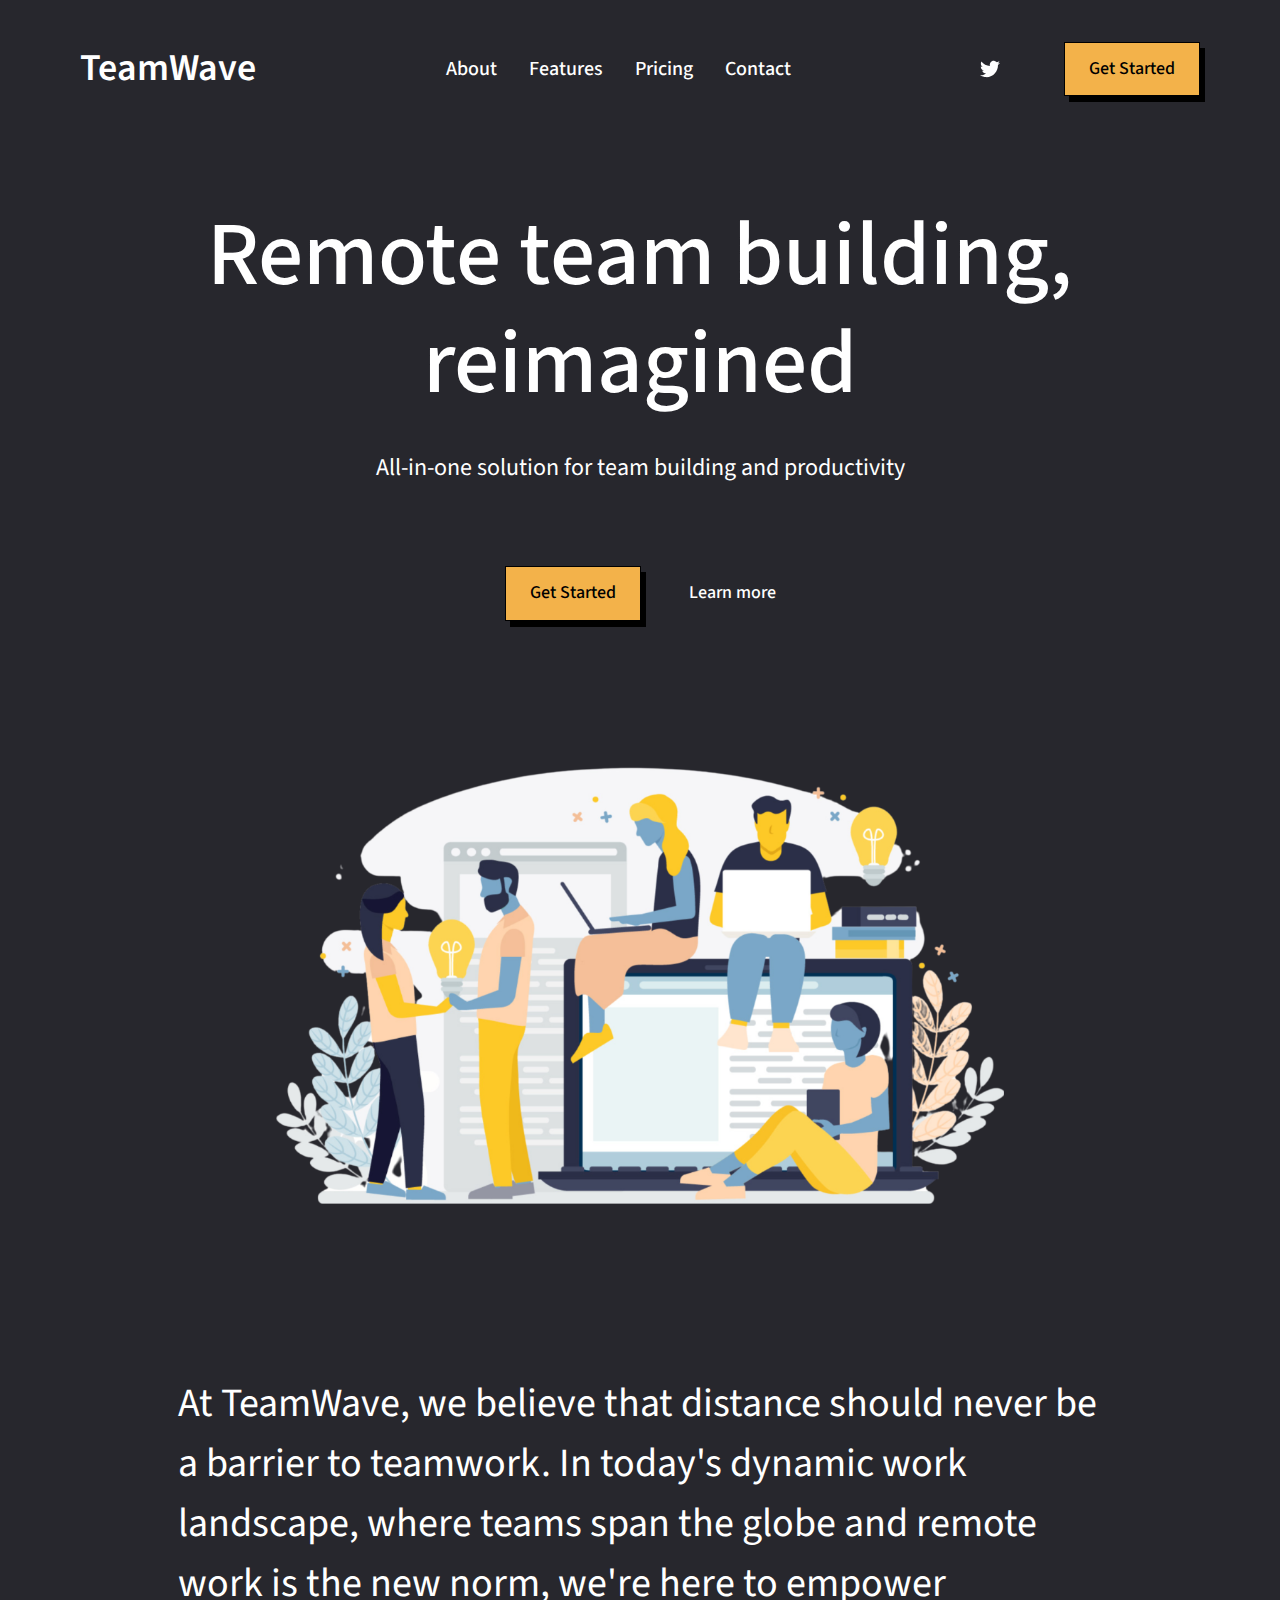
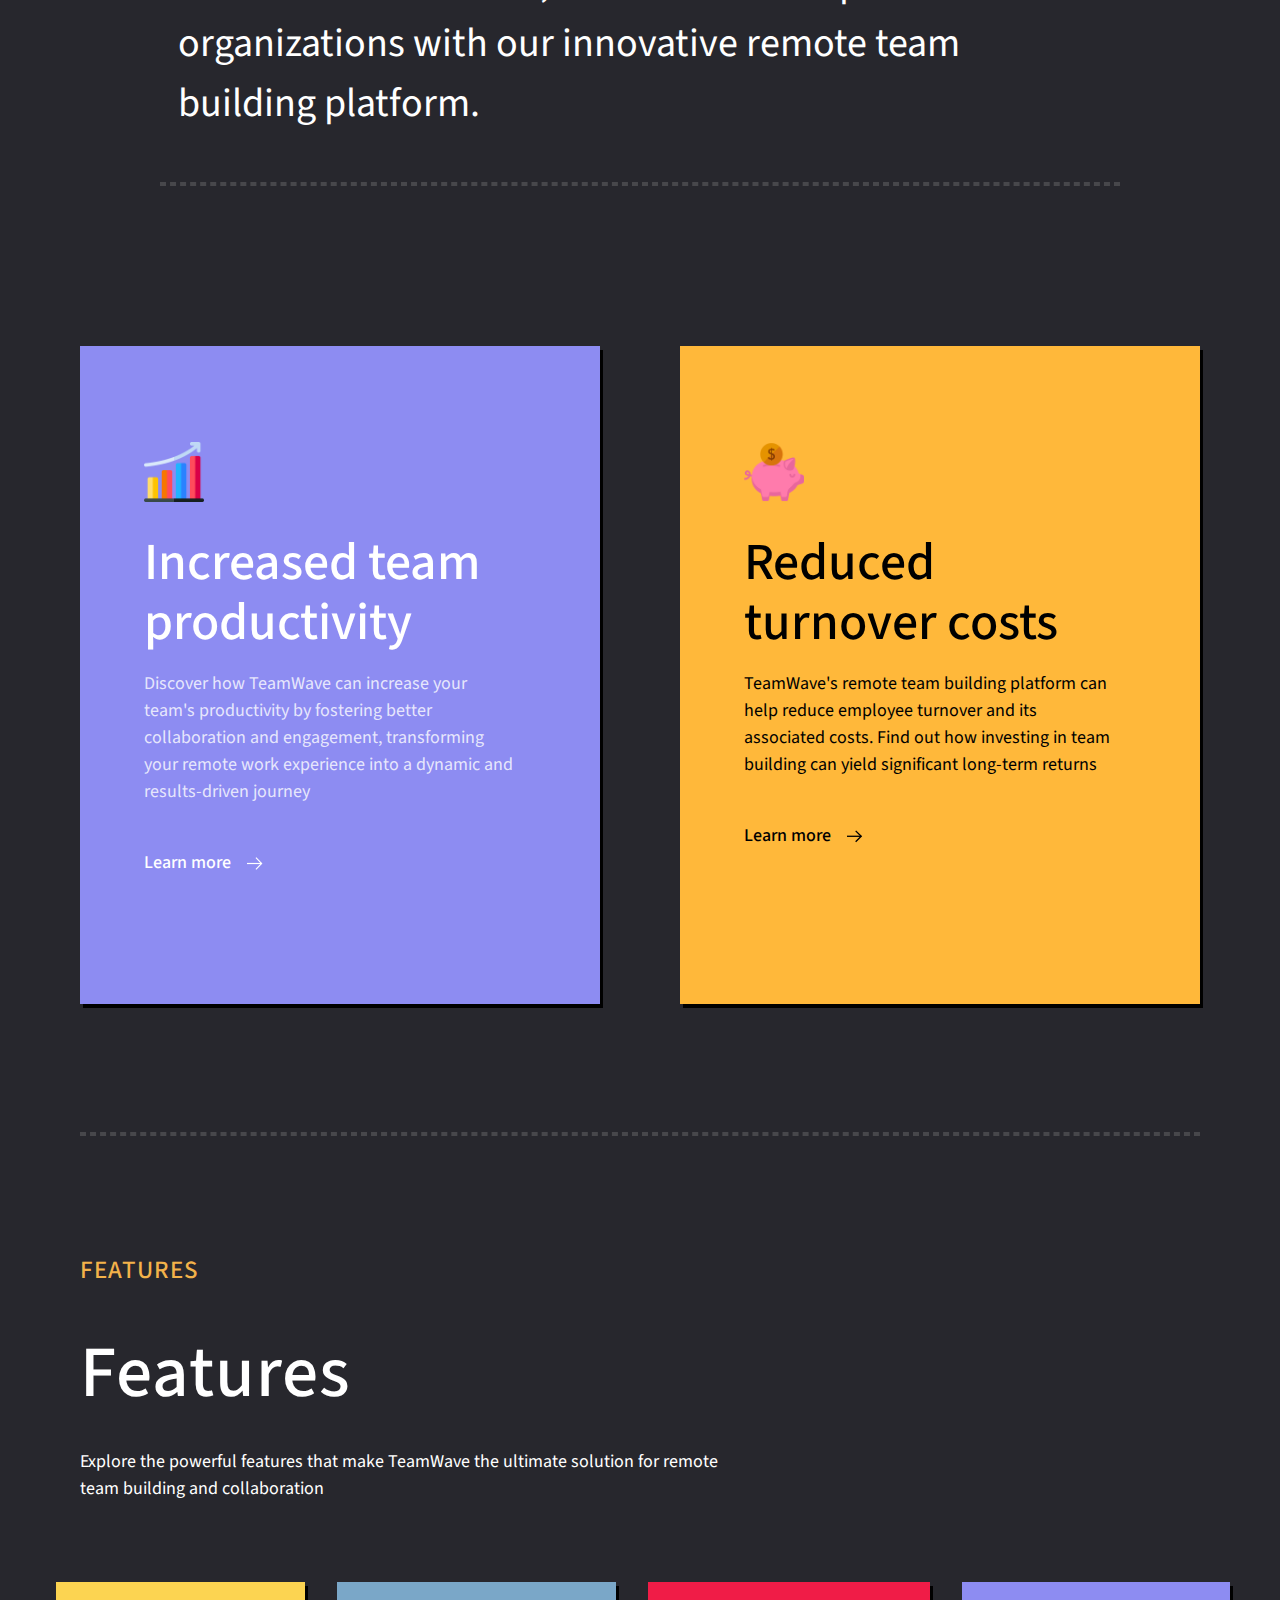
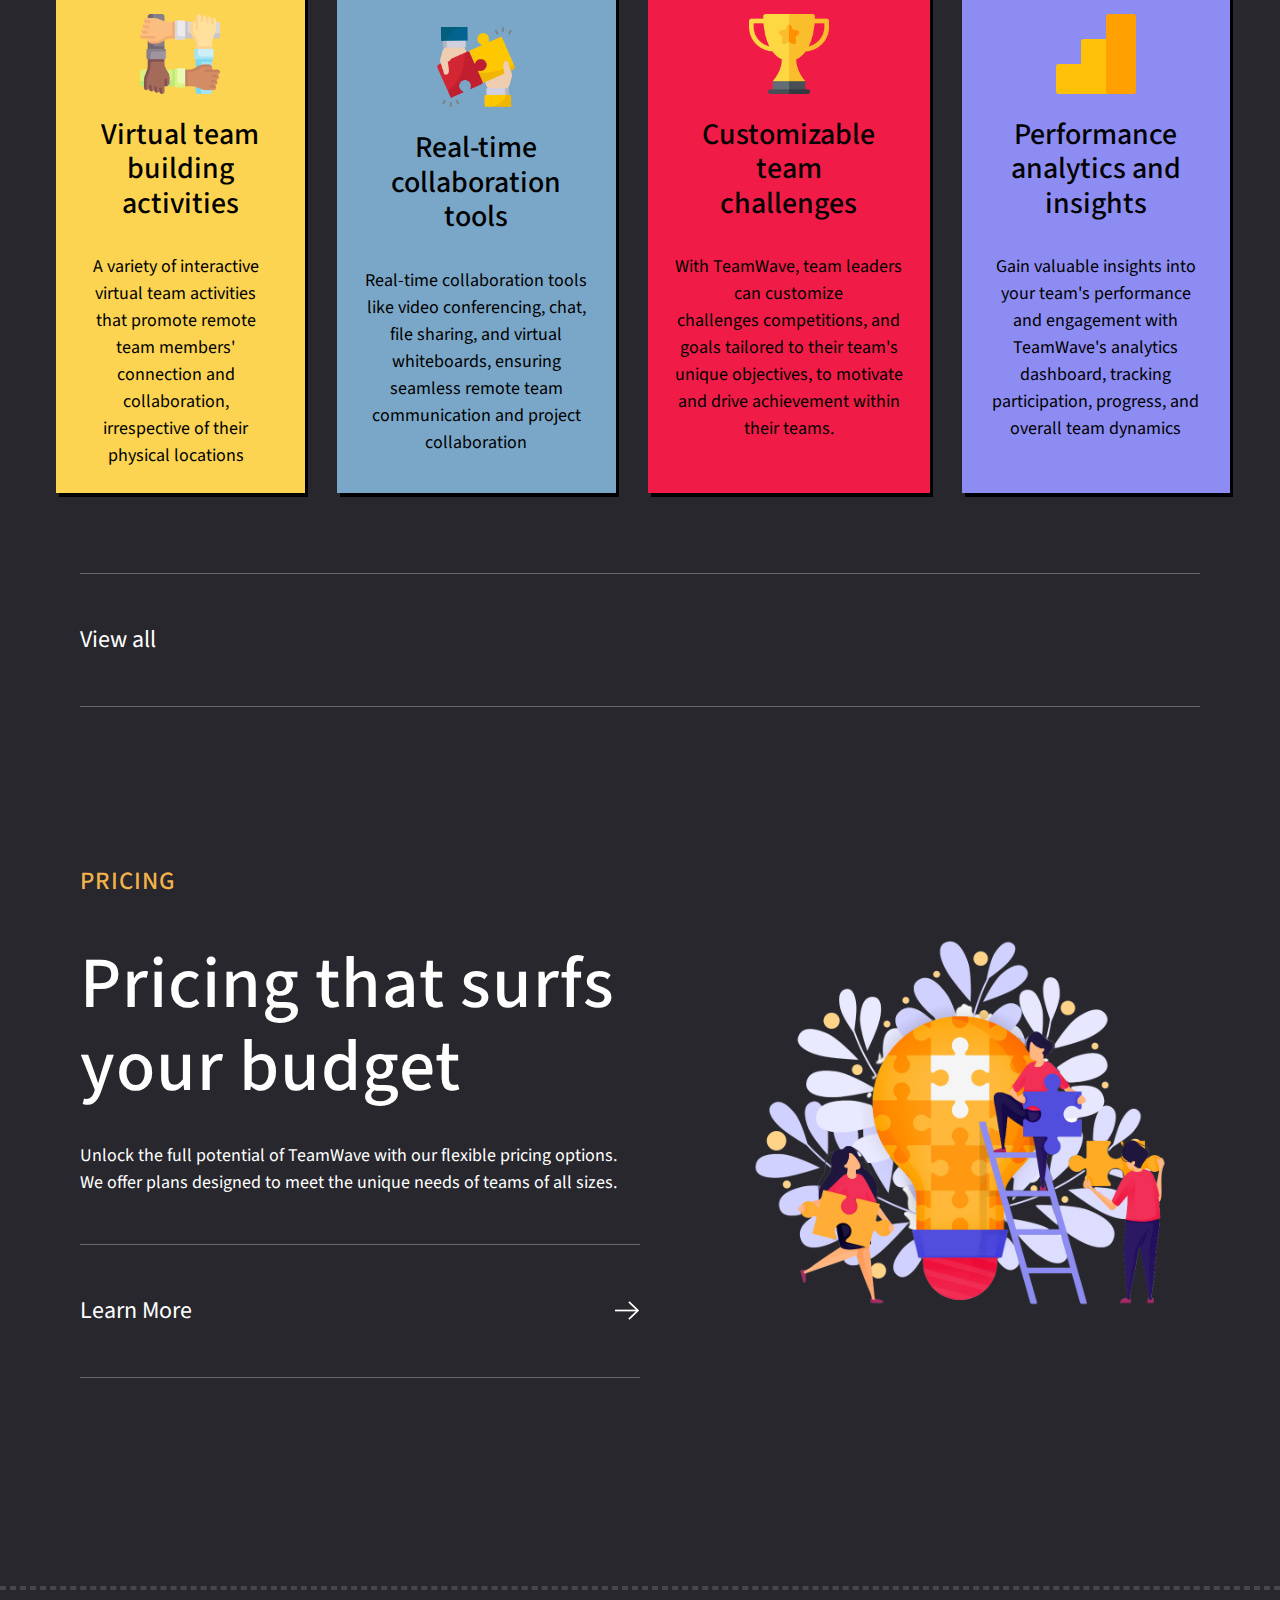
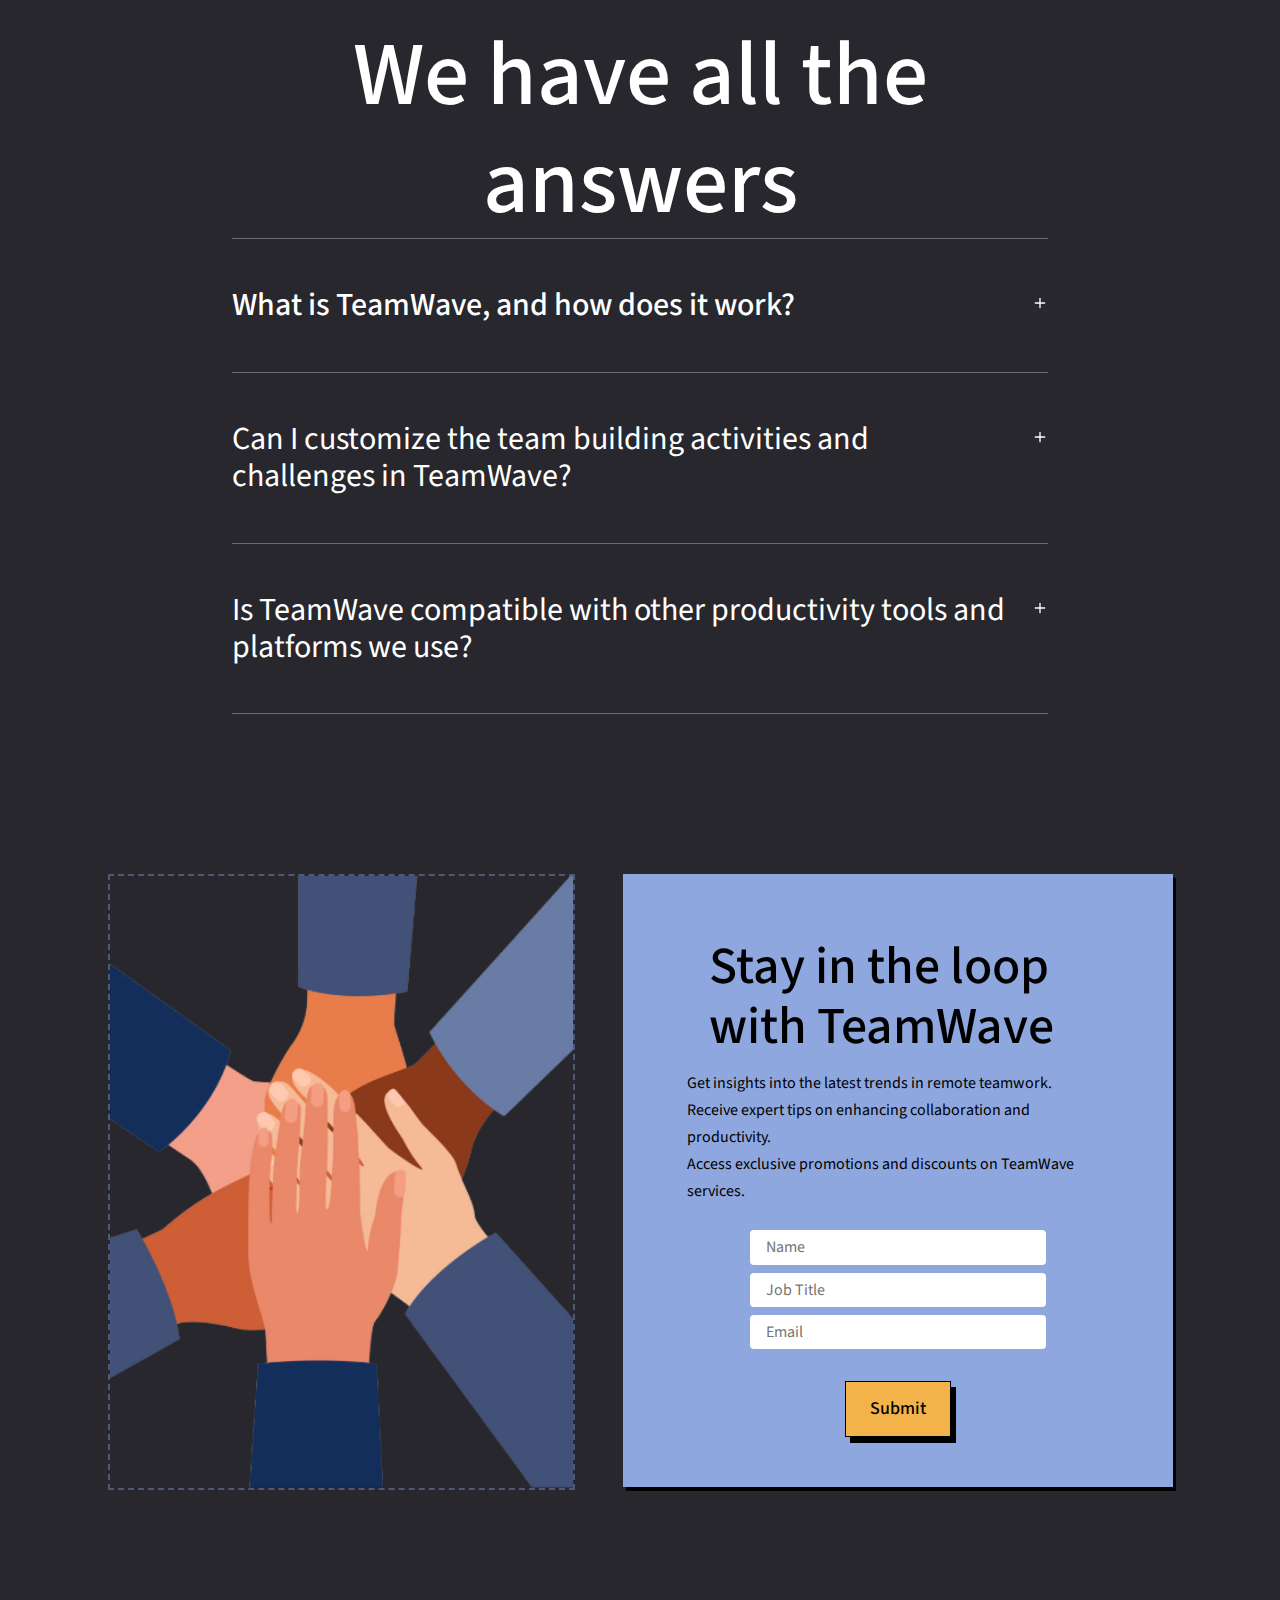
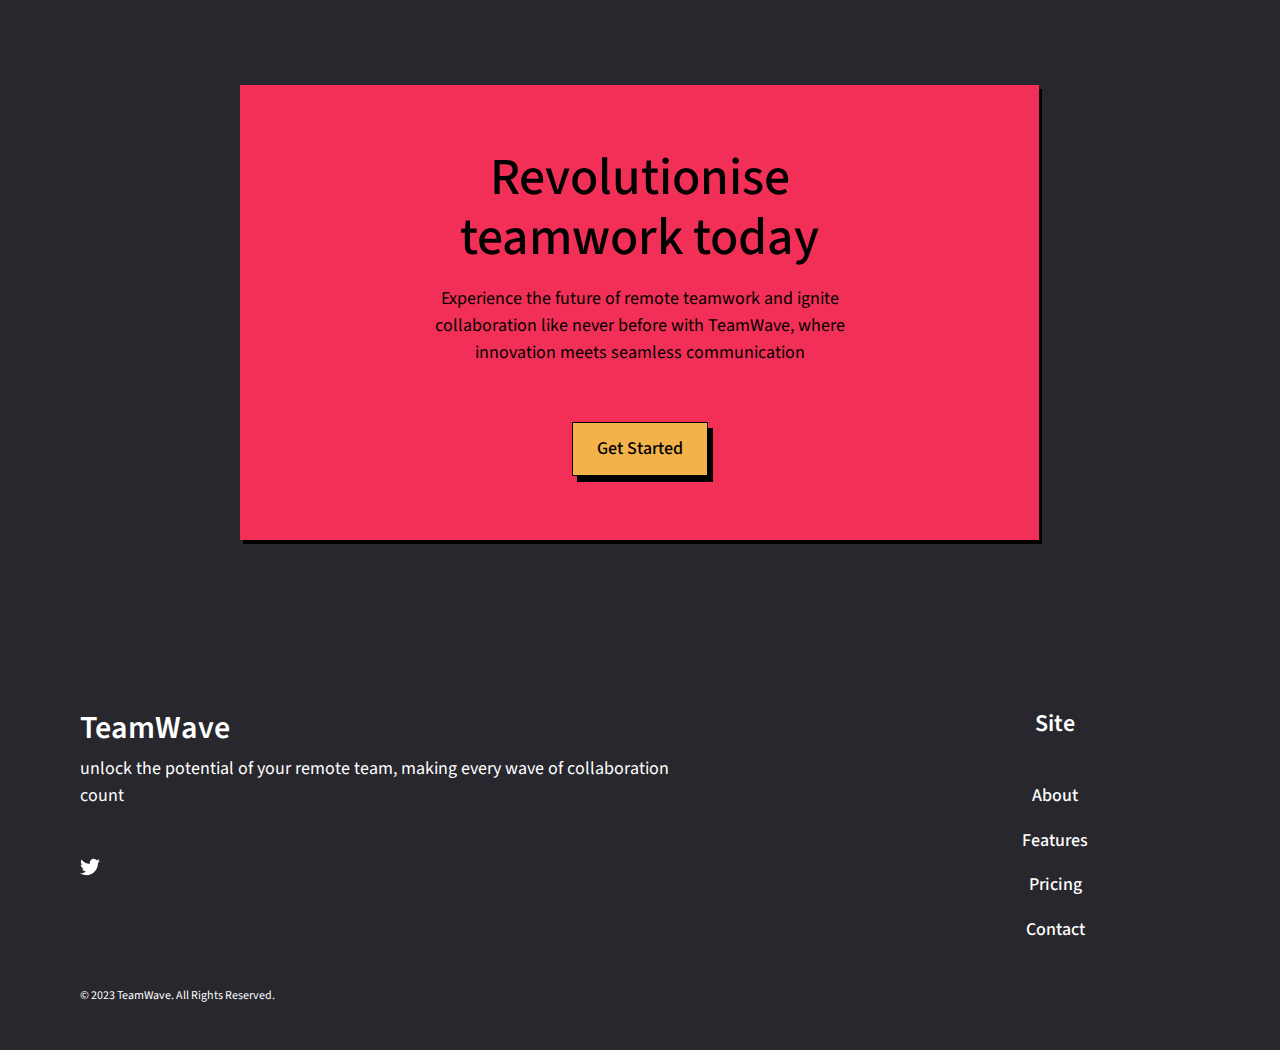
<file: index.html>
<!DOCTYPE html>
<html lang="en">
  <head>
    <title>TeamWave Homepage</title>
    <meta property="og:title" content="TeamWave Homepage" />
    <meta name="viewport" content="width=device-width, initial-scale=1.0" />
    <meta charset="utf-8" />
    <meta property="twitter:card" content="summary_large_image" />
    <link rel="icon" href="public/Icons/favicon-32x32.png" type="image/png">


    <style data-tag="reset-style-sheet">
      html {  line-height: 1.15;}body {  margin: 0;}* {  box-sizing: border-box;  border-width: 0;  border-style: solid;}p,li,ul,pre,div,h1,h2,h3,h4,h5,h6,figure,blockquote,figcaption {  margin: 0;  padding: 0;}button {  background-color: transparent;}button,input,optgroup,select,textarea {  font-family: inherit;  font-size: 100%;  line-height: 1.15;  margin: 0;}button,select {  text-transform: none;}button,[type="button"],[type="reset"],[type="submit"] {  -webkit-appearance: button;}button::-moz-focus-inner,[type="button"]::-moz-focus-inner,[type="reset"]::-moz-focus-inner,[type="submit"]::-moz-focus-inner {  border-style: none;  padding: 0;}button:-moz-focus,[type="button"]:-moz-focus,[type="reset"]:-moz-focus,[type="submit"]:-moz-focus {  outline: 1px dotted ButtonText;}a {  color: inherit;  text-decoration: inherit;}input {  padding: 2px 4px;}img {  display: block;}html { scroll-behavior: smooth  }
    </style>
    <style data-tag="default-style-sheet">
      html {
        font-family: Inter;
        font-size: 16px;
      }

      body {
        font-weight: 400;
        font-style:normal;
        text-decoration: none;
        text-transform: none;
        letter-spacing: normal;
        line-height: 1.15;
        color: var(--dl-color-gray-black);
        background-color: var(--dl-color-gray-white);

      }
    </style>
    <link
      rel="stylesheet"
      href="https://fonts.googleapis.com/css2?family=Fira+Sans:ital,wght@0,100;0,200;0,300;0,400;0,500;0,600;0,700;0,800;0,900;1,100;1,200;1,300;1,400;1,500;1,600;1,700;1,800;1,900&amp;display=swap"
      data-tag="font"
    />
    <link
      rel="stylesheet"
      href="https://fonts.googleapis.com/css2?family=Noto+Sans:ital,wght@0,100;0,200;0,300;0,400;0,500;0,600;0,700;0,800;0,900;1,100;1,200;1,300;1,400;1,500;1,600;1,700;1,800;1,900&amp;display=swap"
      data-tag="font"
    />
    <link
      rel="stylesheet"
      href="https://fonts.googleapis.com/css2?family=Source+Sans+3:ital,wght@0,200;0,300;0,400;0,500;0,600;0,700;0,800;0,900;1,200;1,300;1,400;1,500;1,600;1,700;1,800;1,900&amp;display=swap"
      data-tag="font"
    />
    <link
      rel="stylesheet"
      href="https://fonts.googleapis.com/css2?family=Spectral:ital,wght@0,200;0,300;0,400;0,500;0,600;0,700;0,800;1,200;1,300;1,400;1,500;1,600;1,700;1,800&amp;display=swap"
      data-tag="font"
    />
    <link
      rel="stylesheet"
      href="https://fonts.googleapis.com/css2?family=Inter:wght@100;200;300;400;500;600;700;800;900&amp;display=swap"
      data-tag="font"
    />
    <link
      rel="stylesheet"
      href="https://fonts.googleapis.com/css2?family=Oxygen:wght@300;400;700&amp;display=swap"
      data-tag="font"
    />
    <link
      rel="stylesheet"
      href="https://fonts.googleapis.com/css2?family=Nunito:ital,wght@0,200;0,300;0,400;0,500;0,600;0,700;0,800;0,900;1,200;1,300;1,400;1,500;1,600;1,700;1,800;1,900&amp;display=swap"
      data-tag="font"
    />
    <link
      rel="stylesheet"
      href="https://fonts.googleapis.com/css2?family=Exo+2:ital,wght@0,100;0,200;0,300;0,400;0,500;0,600;0,700;0,800;0,900;1,100;1,200;1,300;1,400;1,500;1,600;1,700;1,800;1,900&amp;display=swap"
      data-tag="font"
    />
  </head>
  <body>
    <link rel="stylesheet" href="./style.css" />
    <div>
      <link href="./index.css" rel="stylesheet" />

      <div class="home-container">
        <header data-thq="thq-navbar" class="home-navbar">
          <span class="home-logo">TeamWave</span>
          <div
            data-thq="thq-navbar-nav"
            data-role="Nav"
            class="home-desktop-menu"
          >
            <nav
              data-thq="thq-navbar-nav-links"
              data-role="Nav"
              class="home-nav"
            >
              <button class="home-button button-clean button">About</button>
              <button class="home-button1 button-clean button">Features</button>
              <button class="home-button2 button-clean button">Pricing</button>
              <button class="home-button3 button-clean button">Contact</button>
            </nav>
          </div>
          <div data-thq="thq-navbar-btn-group" class="home-btn-group">
            <div class="home-socials">
              <button class="social button">
                <img
                  alt="image"
                  src="public/Icons/twitter.svg"
                  class="home-image"
                />
              </button>
            </div>
            <button class="home-view button">Get Started</button>
          </div>
          <div data-thq="thq-burger-menu" class="home-burger-menu">
            <button class="button home-button4">
              <svg viewBox="0 0 1024 1024" class="home-icon">
                <path
                  d="M128 554.667h768c23.552 0 42.667-19.115 42.667-42.667s-19.115-42.667-42.667-42.667h-768c-23.552 0-42.667 19.115-42.667 42.667s19.115 42.667 42.667 42.667zM128 298.667h768c23.552 0 42.667-19.115 42.667-42.667s-19.115-42.667-42.667-42.667h-768c-23.552 0-42.667 19.115-42.667 42.667s19.115 42.667 42.667 42.667zM128 810.667h768c23.552 0 42.667-19.115 42.667-42.667s-19.115-42.667-42.667-42.667h-768c-23.552 0-42.667 19.115-42.667 42.667s19.115 42.667 42.667 42.667z"
                ></path>
              </svg>
            </button>
          </div>
          <div data-thq="thq-mobile-menu" class="home-mobile-menu">
            <div
              data-thq="thq-mobile-menu-nav"
              data-role="Nav"
              class="home-nav1"
            >
              <div class="home-container1">
                <span class="home-logo1">Character</span>
                <div data-thq="thq-close-menu" class="home-menu-close">
                  <svg viewBox="0 0 1024 1024" class="home-icon02">
                    <path
                      d="M810 274l-238 238 238 238-60 60-238-238-238 238-60-60 238-238-238-238 60-60 238 238 238-238z"
                    ></path>
                  </svg>
                </div>
              </div>
              <nav
                data-thq="thq-mobile-menu-nav-links"
                data-role="Nav"
                class="home-nav2"
              >
                <span class="home-text">About</span>
                <span class="home-text01">Features</span>
                <span class="home-text02">Pricing</span>
                <span class="home-text03">Team</span>
                <span class="home-text04">Blog</span>
              </nav>
              <div class="home-container2">
                <button class="home-login button">Login</button>
                <button class="button">Register</button>
              </div>
            </div>
            <div class="home-icon-group">
              <svg viewBox="0 0 950.8571428571428 1024" class="home-icon04">
                <path
                  d="M925.714 233.143c-25.143 36.571-56.571 69.143-92.571 95.429 0.571 8 0.571 16 0.571 24 0 244-185.714 525.143-525.143 525.143-104.571 0-201.714-30.286-283.429-82.857 14.857 1.714 29.143 2.286 44.571 2.286 86.286 0 165.714-29.143 229.143-78.857-81.143-1.714-149.143-54.857-172.571-128 11.429 1.714 22.857 2.857 34.857 2.857 16.571 0 33.143-2.286 48.571-6.286-84.571-17.143-148-91.429-148-181.143v-2.286c24.571 13.714 53.143 22.286 83.429 23.429-49.714-33.143-82.286-89.714-82.286-153.714 0-34.286 9.143-65.714 25.143-93.143 90.857 112 227.429 185.143 380.571 193.143-2.857-13.714-4.571-28-4.571-42.286 0-101.714 82.286-184.571 184.571-184.571 53.143 0 101.143 22.286 134.857 58.286 41.714-8 81.714-23.429 117.143-44.571-13.714 42.857-42.857 78.857-81.143 101.714 37.143-4 73.143-14.286 106.286-28.571z"
                ></path></svg
              ><svg viewBox="0 0 877.7142857142857 1024" class="home-icon06">
                <path
                  d="M585.143 512c0-80.571-65.714-146.286-146.286-146.286s-146.286 65.714-146.286 146.286 65.714 146.286 146.286 146.286 146.286-65.714 146.286-146.286zM664 512c0 124.571-100.571 225.143-225.143 225.143s-225.143-100.571-225.143-225.143 100.571-225.143 225.143-225.143 225.143 100.571 225.143 225.143zM725.714 277.714c0 29.143-23.429 52.571-52.571 52.571s-52.571-23.429-52.571-52.571 23.429-52.571 52.571-52.571 52.571 23.429 52.571 52.571zM438.857 152c-64 0-201.143-5.143-258.857 17.714-20 8-34.857 17.714-50.286 33.143s-25.143 30.286-33.143 50.286c-22.857 57.714-17.714 194.857-17.714 258.857s-5.143 201.143 17.714 258.857c8 20 17.714 34.857 33.143 50.286s30.286 25.143 50.286 33.143c57.714 22.857 194.857 17.714 258.857 17.714s201.143 5.143 258.857-17.714c20-8 34.857-17.714 50.286-33.143s25.143-30.286 33.143-50.286c22.857-57.714 17.714-194.857 17.714-258.857s5.143-201.143-17.714-258.857c-8-20-17.714-34.857-33.143-50.286s-30.286-25.143-50.286-33.143c-57.714-22.857-194.857-17.714-258.857-17.714zM877.714 512c0 60.571 0.571 120.571-2.857 181.143-3.429 70.286-19.429 132.571-70.857 184s-113.714 67.429-184 70.857c-60.571 3.429-120.571 2.857-181.143 2.857s-120.571 0.571-181.143-2.857c-70.286-3.429-132.571-19.429-184-70.857s-67.429-113.714-70.857-184c-3.429-60.571-2.857-120.571-2.857-181.143s-0.571-120.571 2.857-181.143c3.429-70.286 19.429-132.571 70.857-184s113.714-67.429 184-70.857c60.571-3.429 120.571-2.857 181.143-2.857s120.571-0.571 181.143 2.857c70.286 3.429 132.571 19.429 184 70.857s67.429 113.714 70.857 184c3.429 60.571 2.857 120.571 2.857 181.143z"
                ></path></svg
              ><svg viewBox="0 0 602.2582857142856 1024" class="home-icon08">
                <path
                  d="M548 6.857v150.857h-89.714c-70.286 0-83.429 33.714-83.429 82.286v108h167.429l-22.286 169.143h-145.143v433.714h-174.857v-433.714h-145.714v-169.143h145.714v-124.571c0-144.571 88.571-223.429 217.714-223.429 61.714 0 114.857 4.571 130.286 6.857z"
                ></path>
              </svg>
            </div>
          </div>
        </header>
        <section class="home-hero">
          <div class="home-heading">
            <h1 class="home-header">Remote team building, reimagined</h1>
            <p class="home-caption">
              All-in-one solution for team building and productivity
            </p>
          </div>
          <div class="home-buttons">
            <button class="home-view1 button">Get Started</button>
            <button class="home-learn button-clean button">Learn more</button>
          </div>
        </section>
        <section class="home-description">
          <img
            alt="image"
            src="public/hero-divider-1200w.png"
            class="home-divider-image"
          />
          <div class="home-container3">
            <p class="home-paragraph">
              At TeamWave, we believe that distance should never be a barrier to
              teamwork. In today's dynamic work landscape, where teams span the
              globe and remote work is the new norm, we're here to empower
              organizations with our innovative remote team building platform.
            </p>
            <div class="home-mining"></div>
          </div>
        </section>
        <section class="home-cards">
          <div class="home-row">
            <div class="home-card">
              <div class="home-avatar">
                <img
                  alt="image"
                  src="public/Avatars/increase.png"
                  class="home-avatar1"
                />
              </div>
              <div class="home-main">
                <div class="home-content">
                  <h2 class="home-header01">Increased team productivity</h2>
                  <p class="home-description01">
                    Discover how TeamWave can increase your team's productivity
                    by fostering better collaboration and engagement, transforming 
                    your remote work experience into a dynamic and results-driven journey
                  </p>
                </div>
                <button class="home-learn1 button">
                  <span class="home-text05">Learn more</span>
                  <img
                    alt="image"
                    src="public/Icons/arrow.svg"
                    class="home-image1"
                  />
                </button>
              </div>
            </div>
            <div class="home-card1">
              <div class="home-avatar2">
                <img
                  alt="image"
                  src="public/Avatars/piggy-bank.png"
                  class="home-avatar3"
                />
              </div>
              <div class="home-main1">
                <div class="home-content1">
                  <h2 class="home-header02">Reduced turnover costs</h2>
                  <p class="home-description02">
                    TeamWave's remote team building platform can help reduce
                    employee turnover and its associated costs. Find out how
                    investing in team building can yield significant long-term
                    returns
                  </p>
                </div>
                <button class="home-learn2 button">
                  <span class="home-text06">Learn more</span>
                  <img
                    alt="image"
                    src="public/Icons/arrow-2.svg"
                    class="home-image2"
                  />
                </button>
              </div>
            </div>
          </div>
          <div class="home-mining1"></div>
        </section>
        <section class="home-collection">
          <div class="home-content2">
            <span class="home-caption1">Features</span>
            <div class="home-heading1">
              <h2 class="home-header03">Features</h2>
              <p class="home-header04">
                Explore the powerful features that make TeamWave the ultimate
                solution for remote team building and collaboration
              </p>
            </div>
          </div>
          <div class="home-main2">
            <div class="home-card2">
              <img
              src="public/Avatars/hands (1).png"
              alt="Avatar Image"
              class="home-avatar4" 
            />
              <h2 class="home-header05">Virtual team building activities</h2>
              <p class="home-description03">
                A variety of interactive virtual team activities that promote
                remote team members' connection and collaboration, irrespective
                of their physical locations
              </p>
            </div>
            <div class="home-card3">
              <img
              src="public/Avatars/collaborate.png"
              alt="Avatar Image"
              class="home-avatar5" 
            />
              <h2 class="home-header06">Real-time collaboration tools</h2>
              <p class="home-description04">
                Real-time collaboration tools like video conferencing, chat,
                file sharing, and virtual whiteboards, ensuring seamless remote
                team communication and project collaboration
              </p>
            </div>
            <div class="home-card4">
              <img
              src="public/Avatars/trophy.png"
              alt="Avatar Image"
              class="home-avatar6" 
            />
              <h2 class="home-header07">Customizable team challenges</h2>
              <p class="home-description05">
                With TeamWave, team leaders can customize
                challenges&nbsp;competitions, and goals&nbsp;tailored to their
                team's unique objectives, to motivate and drive achievement
                within their teams.
              </p>
            </div>
            <div class="home-card5">
              <img
              src="public/Avatars/google-analytics.png"
              alt="Avatar Image"
              class="home-avatar7" 
            />
              <h2 class="home-header08">Performance analytics and insights</h2>
              <p class="home-description06">
                Gain valuable insights into your team's performance and
                engagement with TeamWave's analytics dashboard, tracking
                participation, progress, and overall team dynamics
              </p>
            </div>
          </div>
          <button class="home-view2 button-link button">View all</button>
        </section>
        <section class="home-project">
          <div class="home-understand">
            <div class="home-content3">
              <span class="home-caption2">Pricing</span>
              <div class="home-heading2">
                <h2 class="home-header09">Pricing that surfs your budget</h2>
                <p class="home-header10">
                  Unlock the full potential of TeamWave with our flexible
                  pricing options. We offer plans designed to meet the unique
                  needs of teams of all sizes.
                </p>
              </div>
              <button class="home-view3 button-link button">
                <span class="home-text07">Learn More</span>
                <img
                  alt="image"
                  src="public/Icons/arrow.svg"
                  class="home-image3"
                />
              </button>
            </div>
            <img
              alt="image"
              src="public/Project_44-08.png"
              class="home-image4"
            />
          </div>
        </section>
        <div class="home-mining2"></div>
        <h2 class="home-header11">We have all the answers</h2>
        <section class="home-faq">
          <div class="home-accordion">
            <div data-role="accordion-container" class="home-element accordion">
              <div class="home-content4">
                <span class="home-header12">
                  What is TeamWave, and how does it work?
                </span>
                <span data-role="accordion-content" class="home-description07">
                  TeamWave is a comprehensive remote team building platform
                  designed to connect and engage teams in virtual work
                  environments. It works by offering a range of virtual team
                  building activities, real-time collaboration tools, and
                  performance analytics to enhance team bonding, productivity,
                  and communication among remote team members.
                </span>
              </div>
              <div class="home-icon-container">
                <svg
                  viewBox="0 0 1024 1024"
                  data-role="accordion-icon-closed"
                  class="home-icon10"
                >
                  <path
                    d="M213.333 554.667h256v256c0 23.552 19.115 42.667 42.667 42.667s42.667-19.115 42.667-42.667v-256h256c23.552 0 42.667-19.115 42.667-42.667s-19.115-42.667-42.667-42.667h-256v-256c0-23.552-19.115-42.667-42.667-42.667s-42.667 19.115-42.667 42.667v256h-256c-23.552 0-42.667 19.115-42.667 42.667s19.115 42.667 42.667 42.667z"
                  ></path></svg
                ><svg
                  viewBox="0 0 1024 1024"
                  data-role="accordion-icon-open"
                  class="home-icon12"
                >
                  <path
                    d="M213.333 554.667h597.333c23.552 0 42.667-19.115 42.667-42.667s-19.115-42.667-42.667-42.667h-597.333c-23.552 0-42.667 19.115-42.667 42.667s19.115 42.667 42.667 42.667z"
                  ></path>
                </svg>
              </div>
            </div>
            <div
              data-role="accordion-container"
              class="home-element1 accordion"
            >
              <div class="home-content5">
                <span class="home-header13">
                  Can I customize the team building activities and challenges in
                  TeamWave?
                </span>
                <span data-role="accordion-content" class="home-description08">
                  Absolutely! TeamWave allows team leaders to fully customize
                  team building challenges, competitions, and goals to align
                  with their team's unique objectives and preferences. This
                  flexibility ensures that the activities are both engaging and
                  relevant to your team's needs.
                </span>
              </div>
              <div class="home-icon-container1">
                <svg
                  viewBox="0 0 1024 1024"
                  data-role="accordion-icon-closed"
                  class="home-icon14"
                >
                  <path
                    d="M213.333 554.667h256v256c0 23.552 19.115 42.667 42.667 42.667s42.667-19.115 42.667-42.667v-256h256c23.552 0 42.667-19.115 42.667-42.667s-19.115-42.667-42.667-42.667h-256v-256c0-23.552-19.115-42.667-42.667-42.667s-42.667 19.115-42.667 42.667v256h-256c-23.552 0-42.667 19.115-42.667 42.667s19.115 42.667 42.667 42.667z"
                  ></path></svg
                ><svg
                  viewBox="0 0 1024 1024"
                  data-role="accordion-icon-open"
                  class="home-icon16"
                >
                  <path
                    d="M213.333 554.667h597.333c23.552 0 42.667-19.115 42.667-42.667s-19.115-42.667-42.667-42.667h-597.333c-23.552 0-42.667 19.115-42.667 42.667s19.115 42.667 42.667 42.667z"
                  ></path>
                </svg>
              </div>
            </div>
            <div
              data-role="accordion-container"
              class="home-element2 accordion"
            >
              <div class="home-content6">
                <span class="home-header14">
                  Is TeamWave compatible with other productivity tools and
                  platforms we use?
                </span>
                <span data-role="accordion-content" class="home-description09">
                  Yes, TeamWave is designed to integrate seamlessly with popular
                  project management and productivity tools. This integration
                  allows you to incorporate your existing workflows and tools
                  while benefiting from enhanced team building capabilities. Our
                  aim is to make TeamWave a complementary part of your existing
                  toolkit.
                </span>
              </div>
              <div class="home-icon-container2">
                <svg
                  viewBox="0 0 1024 1024"
                  data-role="accordion-icon-closed"
                  class="home-icon18"
                >
                  <path
                    d="M213.333 554.667h256v256c0 23.552 19.115 42.667 42.667 42.667s42.667-19.115 42.667-42.667v-256h256c23.552 0 42.667-19.115 42.667-42.667s-19.115-42.667-42.667-42.667h-256v-256c0-23.552-19.115-42.667-42.667-42.667s-42.667 19.115-42.667 42.667v256h-256c-23.552 0-42.667 19.115-42.667 42.667s19.115 42.667 42.667 42.667z"
                  ></path></svg
                ><svg
                  viewBox="0 0 1024 1024"
                  data-role="accordion-icon-open"
                  class="home-icon20"
                >
                  <path
                    d="M213.333 554.667h597.333c23.552 0 42.667-19.115 42.667-42.667s-19.115-42.667-42.667-42.667h-597.333c-23.552 0-42.667 19.115-42.667 42.667s19.115 42.667 42.667 42.667z"
                  ></path>
                </svg>
              </div>
            </div>
          </div>
        </section>
        <section class="home-newsletter">
          <div class="home-row1">
            <div class="home-column">
              <img
        src="public/center-together.png"
        alt="image"
        class="home-image7"
      />
            </div>
          </div>
          <div class="home-card6">
            <div class="home-container4">
              <div class="home-content7">
                <h2 class="home-header15">
                  <span>Stay in the loop with TeamWave</span>
                  <br />
                </h2>
              </div>
              <p class="home-description10">
                <span>
                  Get insights into the latest trends in remote teamwork.
                </span>
                <br />
                <span>
                  Receive expert tips on enhancing collaboration and
                  productivity.
                </span>
                <br />
                <span>
                  Access exclusive promotions and discounts on TeamWave
                  services.
                </span>
              </p>
            </div>
            <div class="home-container5">
              <input
                type="text"
                placeholder="Name"
                class="home-textinput input"
              />
              <input
                type="text"
                placeholder="Job Title"
                class="home-textinput1 input"
              />
              <input
                type="text"
                placeholder="Email"
                class="home-textinput2 input"
              />
            </div>
            <button class="home-button5 button">
              <span class="home-text15">
                <span class="home-text16">Submit</span>
                <br />
              </span>
            </button>
          </div>
        </section>
        <section class="home-get-yours">
          <div class="home-column1">
            <div class="home-card7">
              <div class="home-content8">
                <h2 class="home-header16">Revolutionise teamwork today</h2>
                <p class="home-description11">
                  Experience the future of remote teamwork and ignite
                  collaboration like never before with TeamWave, where
                  innovation meets seamless communication
                </p>
              </div>
              <button class="home-button6 button">Get Started</button>
            </div>
          </div>
        </section>
        <footer class="home-footer">
          <div class="home-main3">
            <div class="home-branding">
              <div class="home-heading3">
                <h2 class="home-logo2">TeamWave</h2>
                <p class="home-caption3">
                  Unlock the potential of your remote team, making every wave of
                  collaboration count
                </p>
              </div>
              <div class="home-socials1">
                <a
                  href="https://twitter.com"
                  target="_blank"
                  rel="noreferrer noopener"
                  class="home-twitter1 social button"
                >
                  <img
                    alt="image"
                    src="public/Icons/twitter.svg"
                    class="home-image5"
                  />
                </a>
              </div>
            </div>
            <div class="home-links">
              <div class="home-list">
                <h3 class="home-heading4">Site</h3>
                <div class="home-items">
                  <button class="home-link button-clean button">About</button>
                  <button class="home-link1 button-clean button">
                    Features
                  </button>
                  <button class="home-link2 button-clean button">
                    Pricing
                  </button>
                  <button class="home-link3 button-clean button">
                    Contact
                  </button>
                </div>
              </div>
            </div>
            <div class="home-socials2">
              <a
                href="https://twitter.com"
                target="_blank"
                rel="noreferrer noopener"
                class="home-twitter2 social button"
              >
                <img
                  alt="image"
                  src="public/Icons/twitter.svg"
                  class="home-image6"
                />
              </a>
            </div>
          </div>
          <span class="home-copyright">
            © 2023 TeamWave. All Rights Reserved.
          </span>
        </footer>
        <div>
          <div class="home-container7">
            <script>
              const accordionContainers = document.querySelectorAll('[data-role="accordion-container"]'); 
              const accordionContents = document.querySelectorAll('[data-role="accordion-content"]'); 
              const accordionIconsClosed = document.querySelectorAll('[data-role="accordion-icon-closed"]'); 
              const accordionIconsOpen = document.querySelectorAll('[data-role="accordion-icon-open"]'); 
            
              accordionContents.forEach((accordionContent) => {
                accordionContent.style.display = 'none'; 
              });
            
              accordionIconsClosed.forEach((icon) => {
                icon.style.display = 'flex';
              });
            
              accordionIconsOpen.forEach((icon) => {
                icon.style.display = 'none';
              });
            
              accordionContainers.forEach((accordionContainer, index) => {
                accordionContainer.addEventListener('click', () => {
                  if (accordionContents[index].style.display === 'flex') {
                    accordionContents[index].style.display = 'none';
                    accordionIconsClosed[index].style.display = 'flex';
                    accordionIconsOpen[index].style.display = 'none';
                  } else {
                    // If the accordion is closed, open it
                    accordionContents.forEach((accordionContent) => {
                      accordionContent.style.display = 'none'; 
                    });
            
                    accordionIconsClosed.forEach((accordionIcon) => {
                      accordionIcon.style.display = 'flex'; 
                    });
            
                    accordionIconsOpen.forEach((accordionIcon) => {
                      accordionIcon.style.display = 'none';
                    });
            
                    accordionContents[index].style.display = 'flex'; 
                    accordionIconsClosed[index].style.display = 'none'; 
                    accordionIconsOpen[index].style.display = 'flex';
                  }
                });
              });
            </script>
            
          </div>
        </div>
      </div>
    </div>
  </body>
</html>
</file>
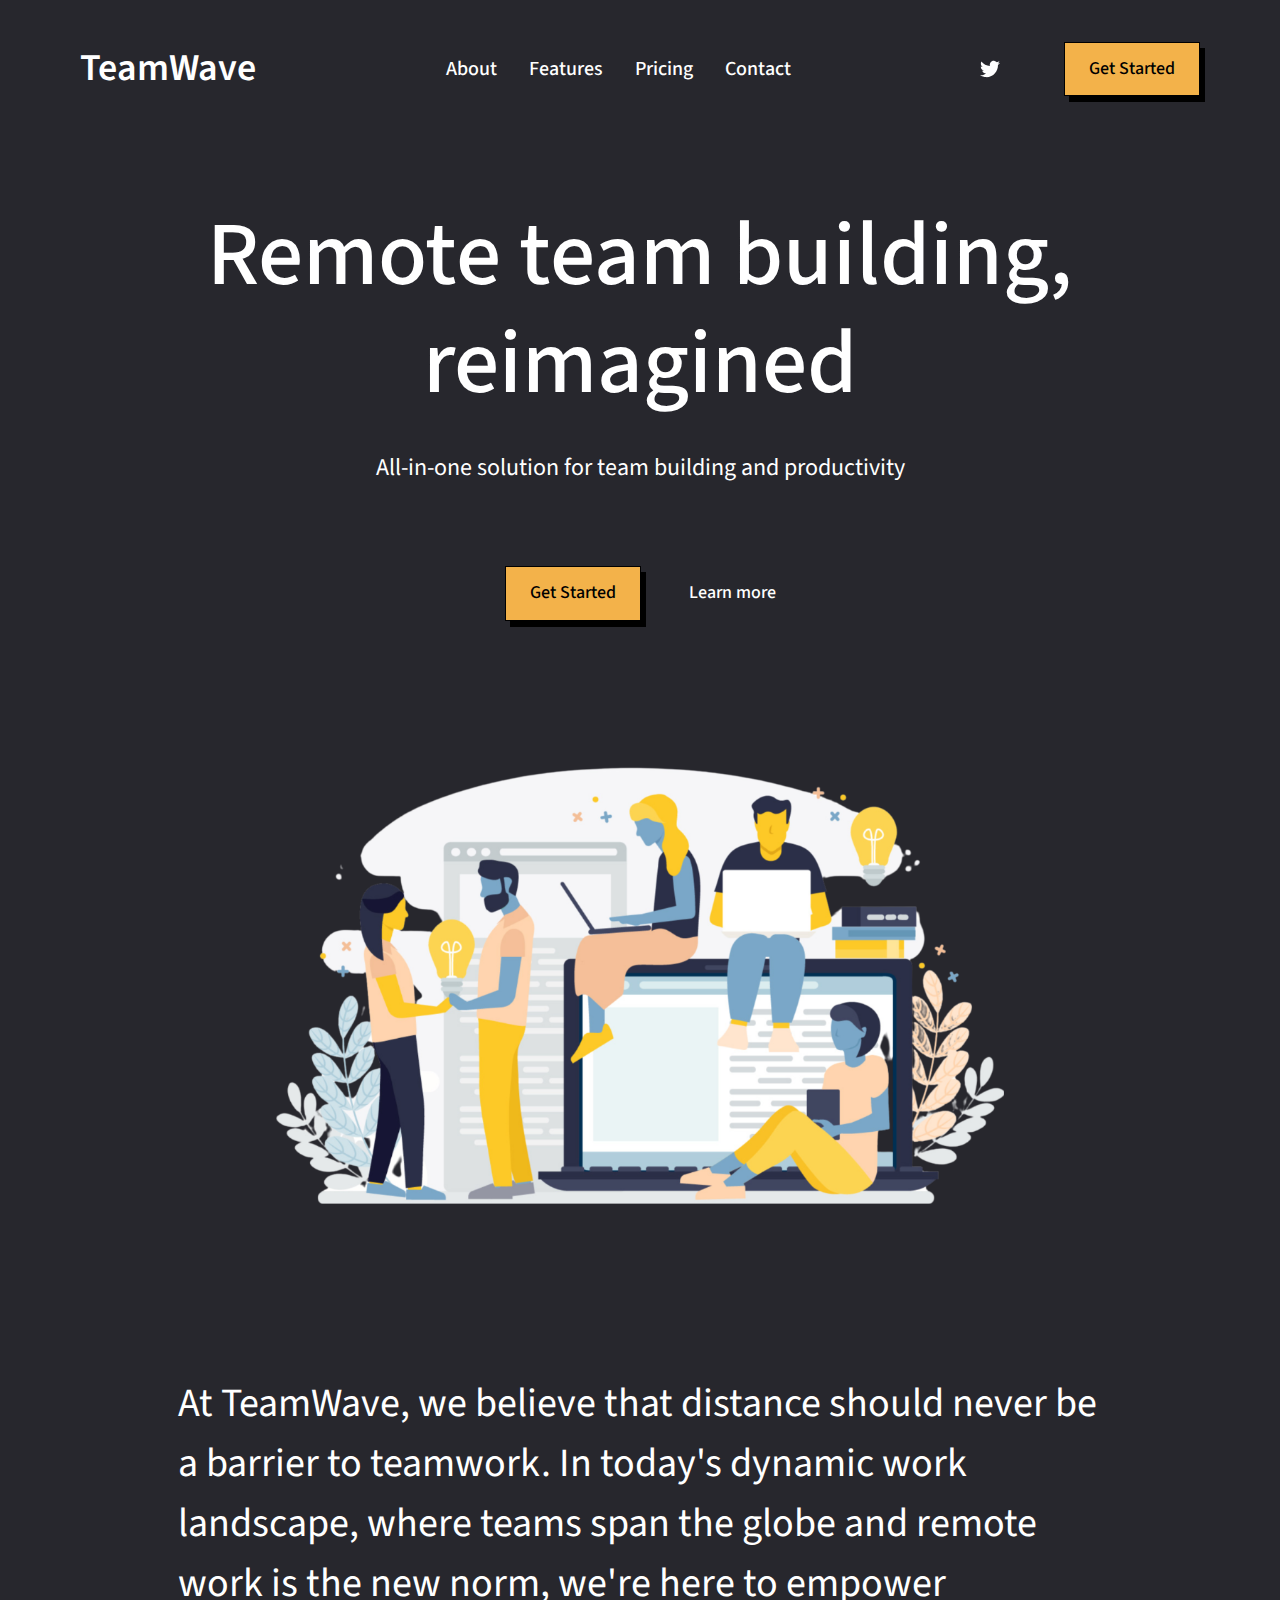
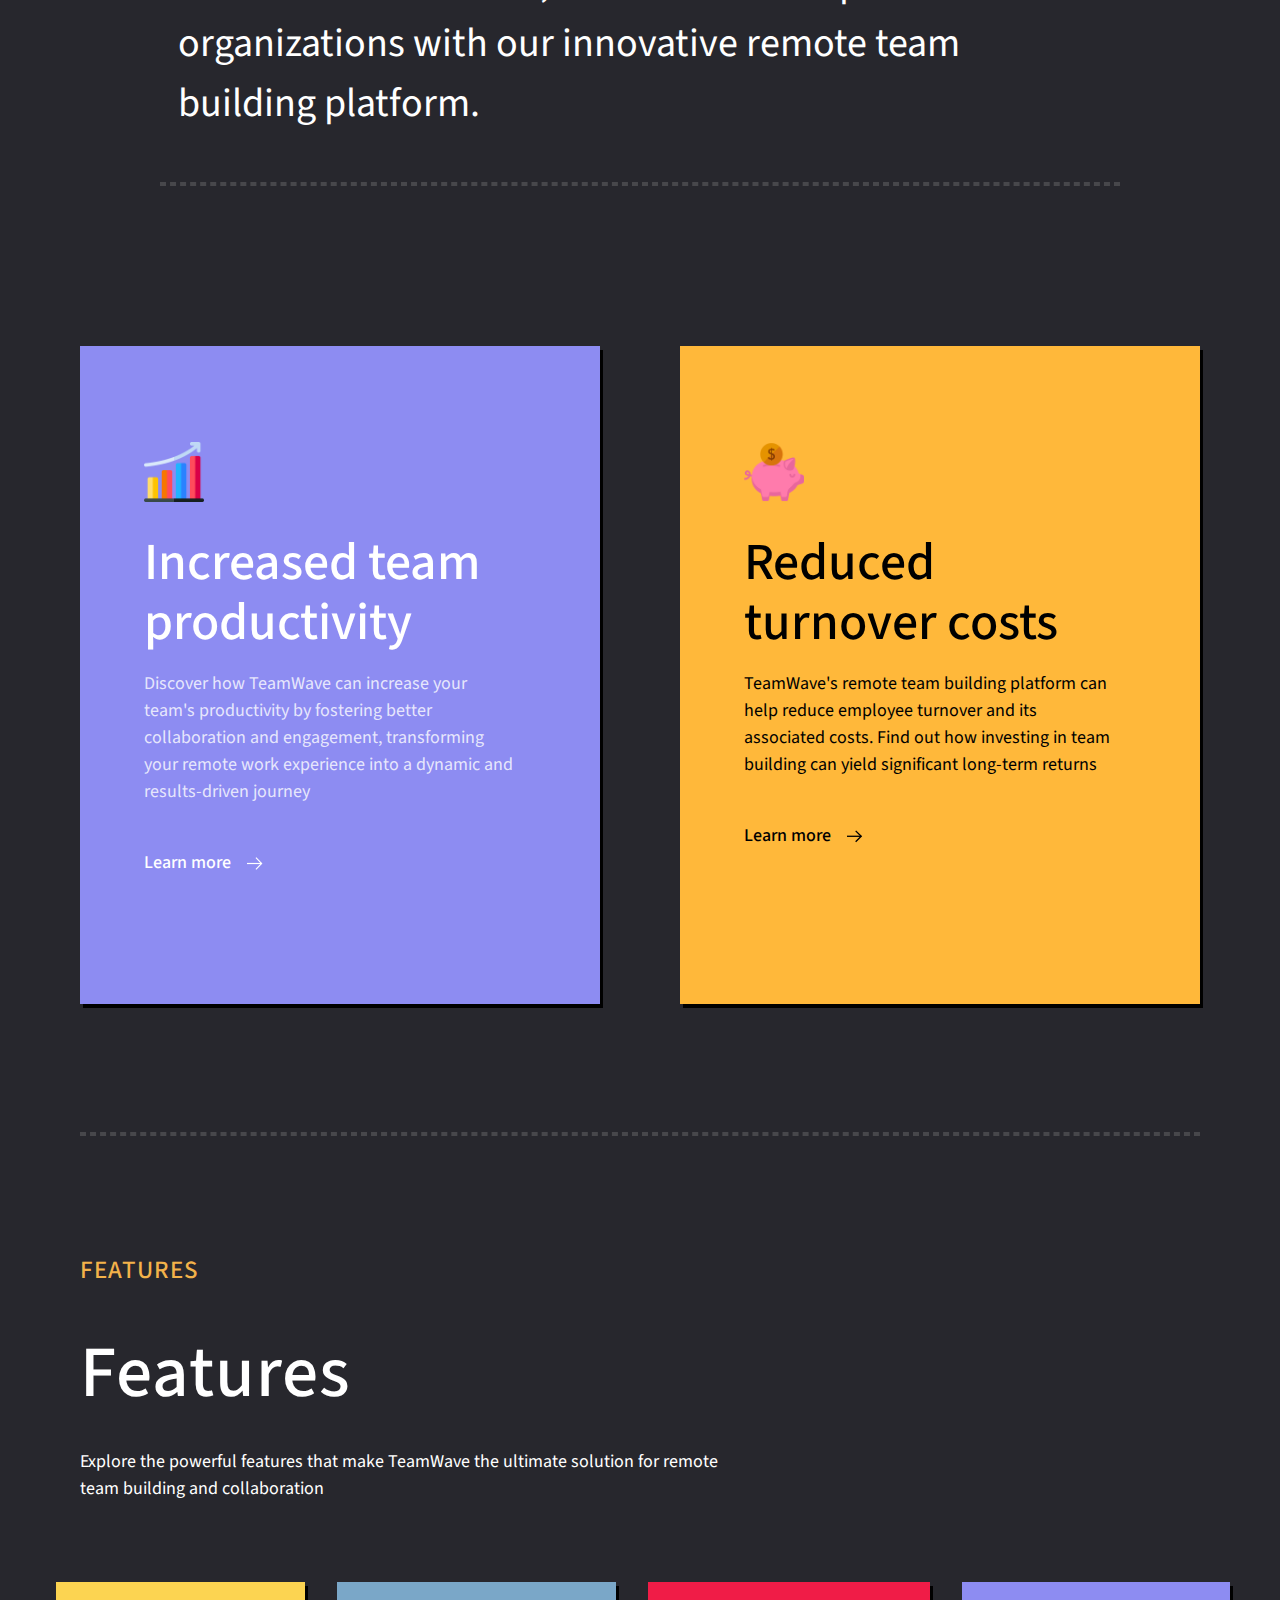
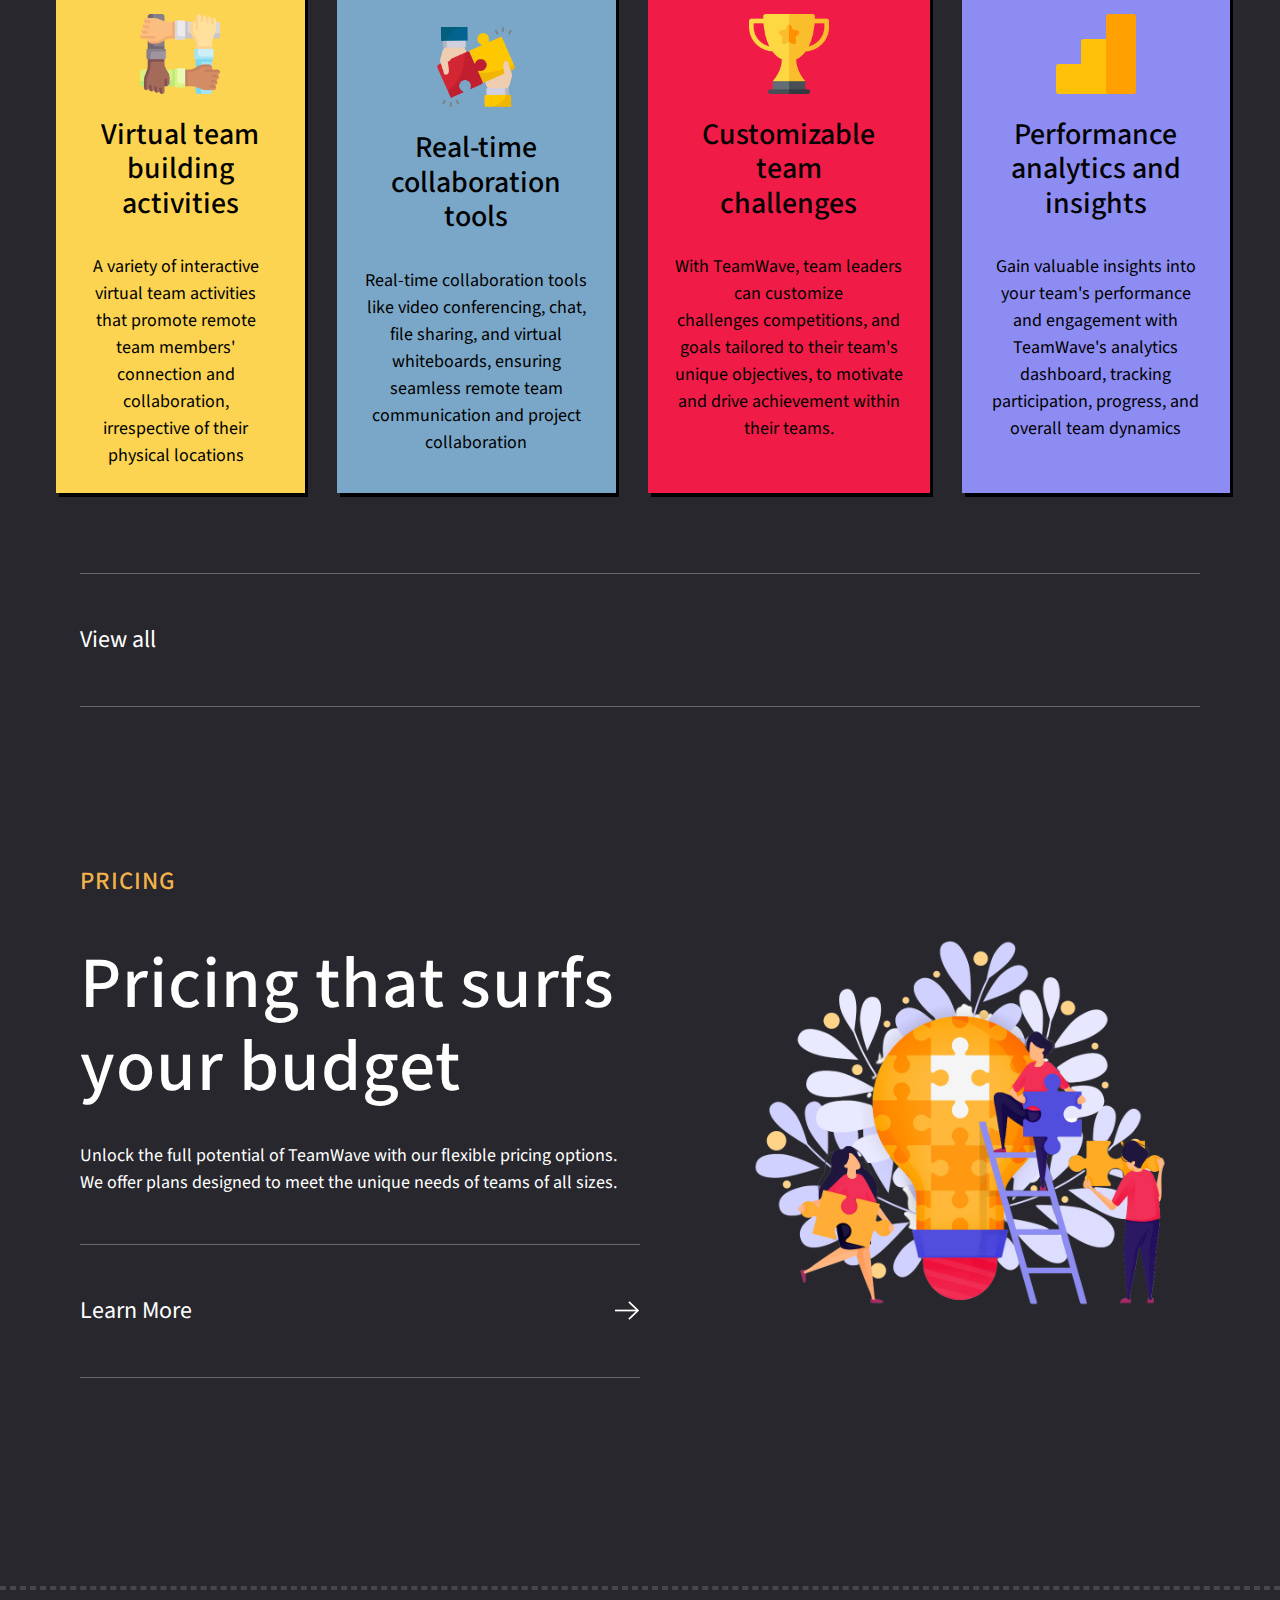
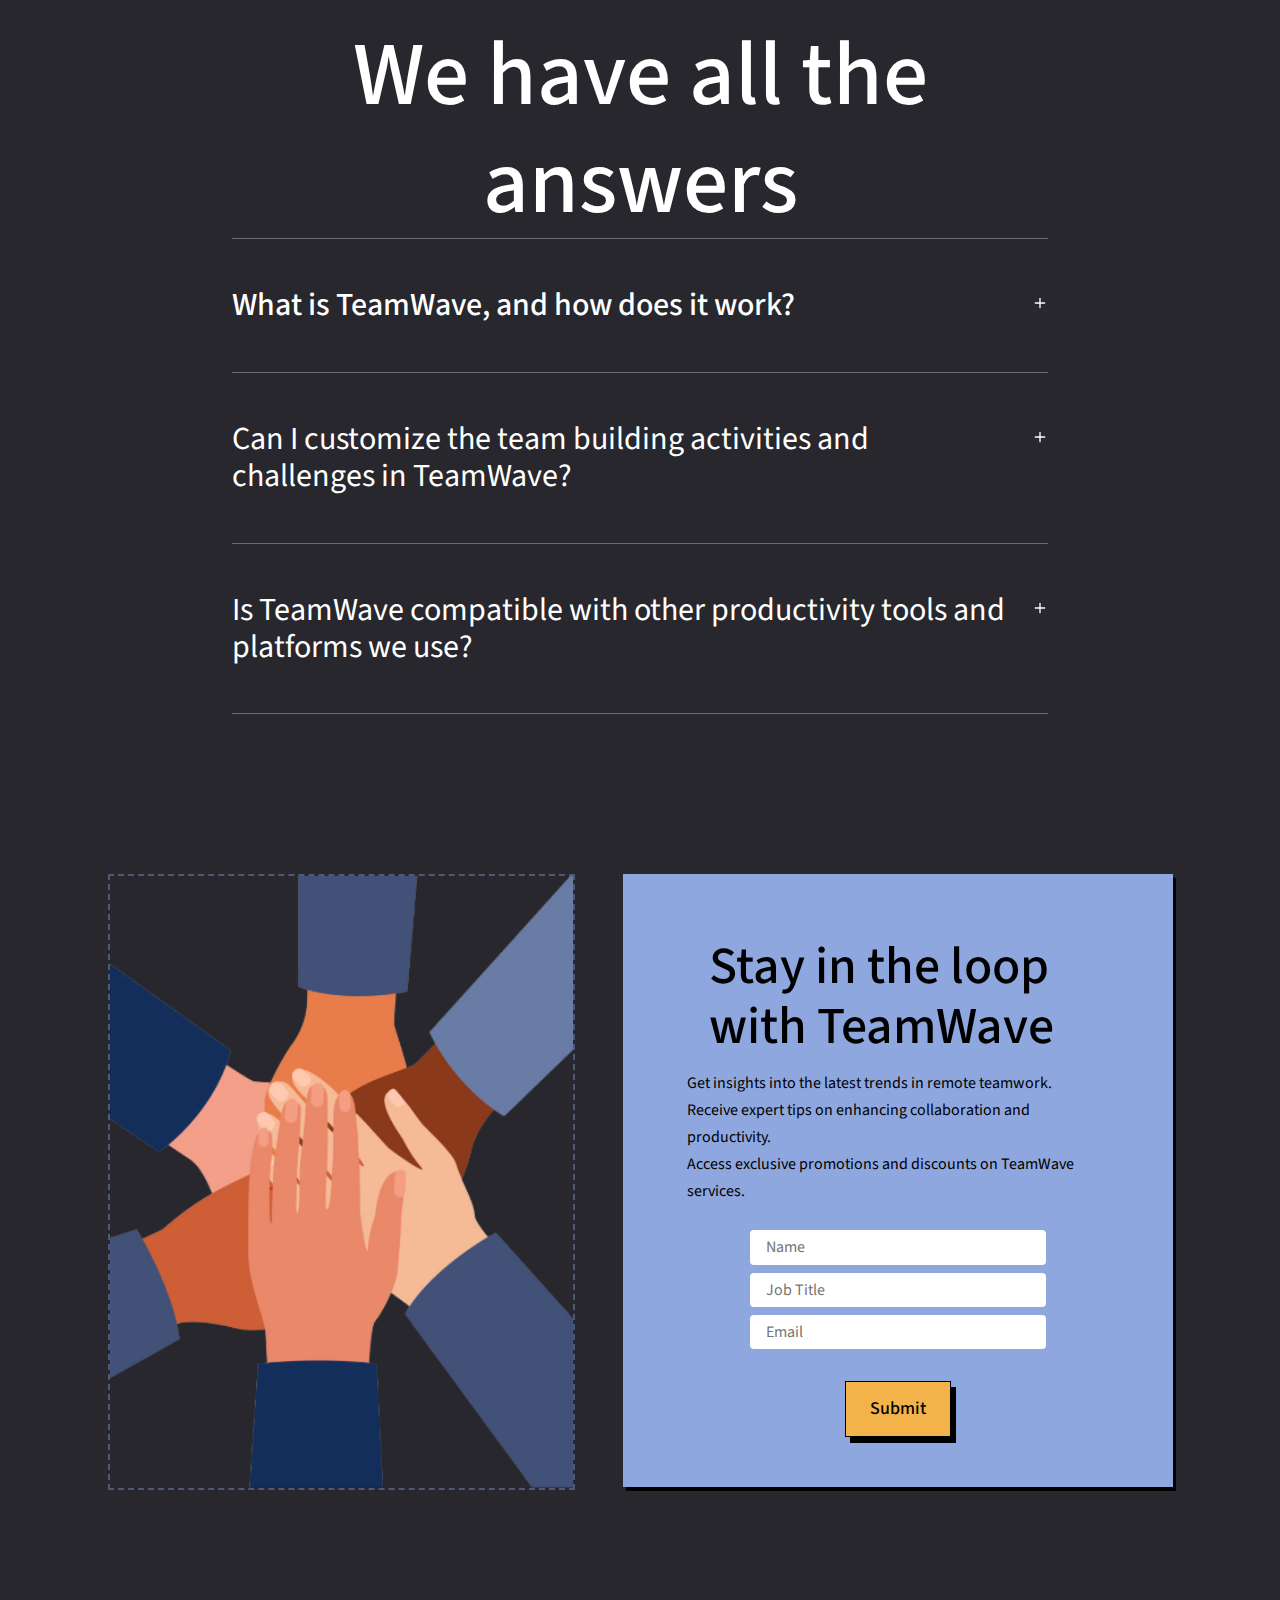
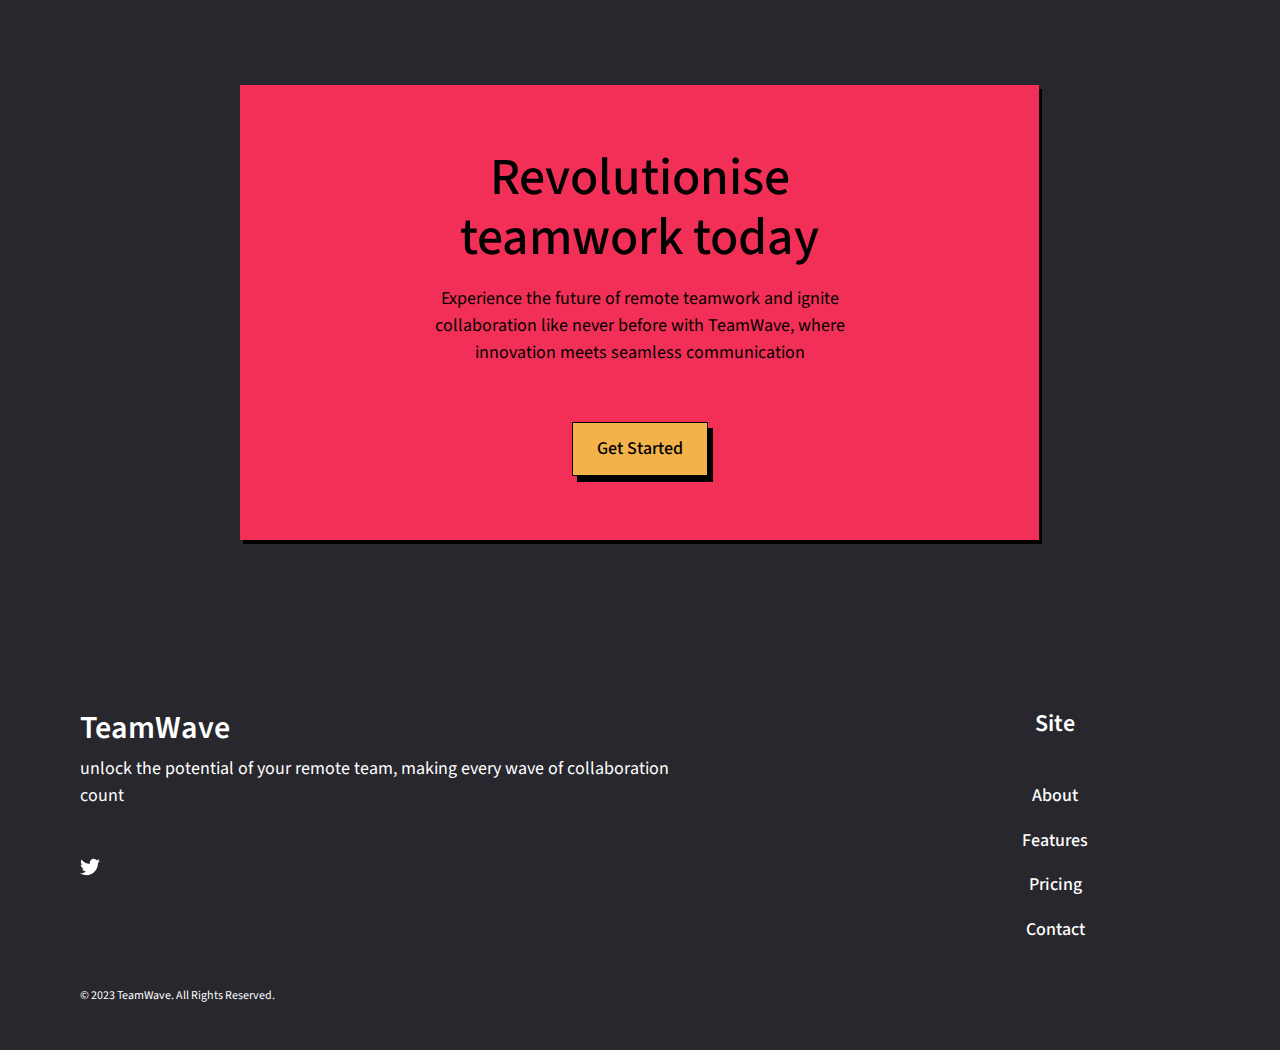
<file: TeamWave FrontEnd/index.html>
<!DOCTYPE html>
<html lang="en">
  <head>
    <title>TeamWave Homepage</title>
    <meta property="og:title" content="TeamWave Homepage" />
    <meta name="viewport" content="width=device-width, initial-scale=1.0" />
    <meta charset="utf-8" />
    <meta property="twitter:card" content="summary_large_image" />

    <style data-tag="reset-style-sheet">
      html {  line-height: 1.15;}body {  margin: 0;}* {  box-sizing: border-box;  border-width: 0;  border-style: solid;}p,li,ul,pre,div,h1,h2,h3,h4,h5,h6,figure,blockquote,figcaption {  margin: 0;  padding: 0;}button {  background-color: transparent;}button,input,optgroup,select,textarea {  font-family: inherit;  font-size: 100%;  line-height: 1.15;  margin: 0;}button,select {  text-transform: none;}button,[type="button"],[type="reset"],[type="submit"] {  -webkit-appearance: button;}button::-moz-focus-inner,[type="button"]::-moz-focus-inner,[type="reset"]::-moz-focus-inner,[type="submit"]::-moz-focus-inner {  border-style: none;  padding: 0;}button:-moz-focus,[type="button"]:-moz-focus,[type="reset"]:-moz-focus,[type="submit"]:-moz-focus {  outline: 1px dotted ButtonText;}a {  color: inherit;  text-decoration: inherit;}input {  padding: 2px 4px;}img {  display: block;}html { scroll-behavior: smooth  }
    </style>
    <style data-tag="default-style-sheet">
      html {
        font-family: Inter;
        font-size: 16px;
      }

      body {
        font-weight: 400;
        font-style:normal;
        text-decoration: none;
        text-transform: none;
        letter-spacing: normal;
        line-height: 1.15;
        color: var(--dl-color-gray-black);
        background-color: var(--dl-color-gray-white);

      }
    </style>
    <link
      rel="stylesheet"
      href="https://fonts.googleapis.com/css2?family=Fira+Sans:ital,wght@0,100;0,200;0,300;0,400;0,500;0,600;0,700;0,800;0,900;1,100;1,200;1,300;1,400;1,500;1,600;1,700;1,800;1,900&amp;display=swap"
      data-tag="font"
    />
    <link
      rel="stylesheet"
      href="https://fonts.googleapis.com/css2?family=Noto+Sans:ital,wght@0,100;0,200;0,300;0,400;0,500;0,600;0,700;0,800;0,900;1,100;1,200;1,300;1,400;1,500;1,600;1,700;1,800;1,900&amp;display=swap"
      data-tag="font"
    />
    <link
      rel="stylesheet"
      href="https://fonts.googleapis.com/css2?family=Source+Sans+3:ital,wght@0,200;0,300;0,400;0,500;0,600;0,700;0,800;0,900;1,200;1,300;1,400;1,500;1,600;1,700;1,800;1,900&amp;display=swap"
      data-tag="font"
    />
    <link
      rel="stylesheet"
      href="https://fonts.googleapis.com/css2?family=Spectral:ital,wght@0,200;0,300;0,400;0,500;0,600;0,700;0,800;1,200;1,300;1,400;1,500;1,600;1,700;1,800&amp;display=swap"
      data-tag="font"
    />
    <link
      rel="stylesheet"
      href="https://fonts.googleapis.com/css2?family=Inter:wght@100;200;300;400;500;600;700;800;900&amp;display=swap"
      data-tag="font"
    />
    <link
      rel="stylesheet"
      href="https://fonts.googleapis.com/css2?family=Oxygen:wght@300;400;700&amp;display=swap"
      data-tag="font"
    />
    <link
      rel="stylesheet"
      href="https://fonts.googleapis.com/css2?family=Nunito:ital,wght@0,200;0,300;0,400;0,500;0,600;0,700;0,800;0,900;1,200;1,300;1,400;1,500;1,600;1,700;1,800;1,900&amp;display=swap"
      data-tag="font"
    />
    <link
      rel="stylesheet"
      href="https://fonts.googleapis.com/css2?family=Exo+2:ital,wght@0,100;0,200;0,300;0,400;0,500;0,600;0,700;0,800;0,900;1,100;1,200;1,300;1,400;1,500;1,600;1,700;1,800;1,900&amp;display=swap"
      data-tag="font"
    />
    <!--This is the head section-->
    <!-- <style> ... </style> -->
  </head>
  <body>
    <link rel="stylesheet" href="./style.css" />
    <div>
      <link href="./index.css" rel="stylesheet" />

      <div class="home-container">
        <header data-thq="thq-navbar" class="home-navbar">
          <span class="home-logo">TeamWave</span>
          <div
            data-thq="thq-navbar-nav"
            data-role="Nav"
            class="home-desktop-menu"
          >
            <nav
              data-thq="thq-navbar-nav-links"
              data-role="Nav"
              class="home-nav"
            >
              <button class="home-button button-clean button">About</button>
              <button class="home-button1 button-clean button">Features</button>
              <button class="home-button2 button-clean button">Pricing</button>
              <button class="home-button3 button-clean button">Contact</button>
            </nav>
          </div>
          <div data-thq="thq-navbar-btn-group" class="home-btn-group">
            <div class="home-socials">
              <button class="social button">
                <img
                  alt="image"
                  src="public/Icons/twitter.svg"
                  class="home-image"
                />
              </button>
            </div>
            <button class="home-view button">Get Started</button>
          </div>
          <div data-thq="thq-burger-menu" class="home-burger-menu">
            <button class="button home-button4">
              <svg viewBox="0 0 1024 1024" class="home-icon">
                <path
                  d="M128 554.667h768c23.552 0 42.667-19.115 42.667-42.667s-19.115-42.667-42.667-42.667h-768c-23.552 0-42.667 19.115-42.667 42.667s19.115 42.667 42.667 42.667zM128 298.667h768c23.552 0 42.667-19.115 42.667-42.667s-19.115-42.667-42.667-42.667h-768c-23.552 0-42.667 19.115-42.667 42.667s19.115 42.667 42.667 42.667zM128 810.667h768c23.552 0 42.667-19.115 42.667-42.667s-19.115-42.667-42.667-42.667h-768c-23.552 0-42.667 19.115-42.667 42.667s19.115 42.667 42.667 42.667z"
                ></path>
              </svg>
            </button>
          </div>
          <div data-thq="thq-mobile-menu" class="home-mobile-menu">
            <div
              data-thq="thq-mobile-menu-nav"
              data-role="Nav"
              class="home-nav1"
            >
              <div class="home-container1">
                <span class="home-logo1">Character</span>
                <div data-thq="thq-close-menu" class="home-menu-close">
                  <svg viewBox="0 0 1024 1024" class="home-icon02">
                    <path
                      d="M810 274l-238 238 238 238-60 60-238-238-238 238-60-60 238-238-238-238 60-60 238 238 238-238z"
                    ></path>
                  </svg>
                </div>
              </div>
              <nav
                data-thq="thq-mobile-menu-nav-links"
                data-role="Nav"
                class="home-nav2"
              >
                <span class="home-text">About</span>
                <span class="home-text01">Features</span>
                <span class="home-text02">Pricing</span>
                <span class="home-text03">Team</span>
                <span class="home-text04">Blog</span>
              </nav>
              <div class="home-container2">
                <button class="home-login button">Login</button>
                <button class="button">Register</button>
              </div>
            </div>
            <div class="home-icon-group">
              <svg viewBox="0 0 950.8571428571428 1024" class="home-icon04">
                <path
                  d="M925.714 233.143c-25.143 36.571-56.571 69.143-92.571 95.429 0.571 8 0.571 16 0.571 24 0 244-185.714 525.143-525.143 525.143-104.571 0-201.714-30.286-283.429-82.857 14.857 1.714 29.143 2.286 44.571 2.286 86.286 0 165.714-29.143 229.143-78.857-81.143-1.714-149.143-54.857-172.571-128 11.429 1.714 22.857 2.857 34.857 2.857 16.571 0 33.143-2.286 48.571-6.286-84.571-17.143-148-91.429-148-181.143v-2.286c24.571 13.714 53.143 22.286 83.429 23.429-49.714-33.143-82.286-89.714-82.286-153.714 0-34.286 9.143-65.714 25.143-93.143 90.857 112 227.429 185.143 380.571 193.143-2.857-13.714-4.571-28-4.571-42.286 0-101.714 82.286-184.571 184.571-184.571 53.143 0 101.143 22.286 134.857 58.286 41.714-8 81.714-23.429 117.143-44.571-13.714 42.857-42.857 78.857-81.143 101.714 37.143-4 73.143-14.286 106.286-28.571z"
                ></path></svg
              ><svg viewBox="0 0 877.7142857142857 1024" class="home-icon06">
                <path
                  d="M585.143 512c0-80.571-65.714-146.286-146.286-146.286s-146.286 65.714-146.286 146.286 65.714 146.286 146.286 146.286 146.286-65.714 146.286-146.286zM664 512c0 124.571-100.571 225.143-225.143 225.143s-225.143-100.571-225.143-225.143 100.571-225.143 225.143-225.143 225.143 100.571 225.143 225.143zM725.714 277.714c0 29.143-23.429 52.571-52.571 52.571s-52.571-23.429-52.571-52.571 23.429-52.571 52.571-52.571 52.571 23.429 52.571 52.571zM438.857 152c-64 0-201.143-5.143-258.857 17.714-20 8-34.857 17.714-50.286 33.143s-25.143 30.286-33.143 50.286c-22.857 57.714-17.714 194.857-17.714 258.857s-5.143 201.143 17.714 258.857c8 20 17.714 34.857 33.143 50.286s30.286 25.143 50.286 33.143c57.714 22.857 194.857 17.714 258.857 17.714s201.143 5.143 258.857-17.714c20-8 34.857-17.714 50.286-33.143s25.143-30.286 33.143-50.286c22.857-57.714 17.714-194.857 17.714-258.857s5.143-201.143-17.714-258.857c-8-20-17.714-34.857-33.143-50.286s-30.286-25.143-50.286-33.143c-57.714-22.857-194.857-17.714-258.857-17.714zM877.714 512c0 60.571 0.571 120.571-2.857 181.143-3.429 70.286-19.429 132.571-70.857 184s-113.714 67.429-184 70.857c-60.571 3.429-120.571 2.857-181.143 2.857s-120.571 0.571-181.143-2.857c-70.286-3.429-132.571-19.429-184-70.857s-67.429-113.714-70.857-184c-3.429-60.571-2.857-120.571-2.857-181.143s-0.571-120.571 2.857-181.143c3.429-70.286 19.429-132.571 70.857-184s113.714-67.429 184-70.857c60.571-3.429 120.571-2.857 181.143-2.857s120.571-0.571 181.143 2.857c70.286 3.429 132.571 19.429 184 70.857s67.429 113.714 70.857 184c3.429 60.571 2.857 120.571 2.857 181.143z"
                ></path></svg
              ><svg viewBox="0 0 602.2582857142856 1024" class="home-icon08">
                <path
                  d="M548 6.857v150.857h-89.714c-70.286 0-83.429 33.714-83.429 82.286v108h167.429l-22.286 169.143h-145.143v433.714h-174.857v-433.714h-145.714v-169.143h145.714v-124.571c0-144.571 88.571-223.429 217.714-223.429 61.714 0 114.857 4.571 130.286 6.857z"
                ></path>
              </svg>
            </div>
          </div>
        </header>
        <section class="home-hero">
          <div class="home-heading">
            <h1 class="home-header">Remote team building, reimagined</h1>
            <p class="home-caption">
              All-in-one solution for team building and productivity
            </p>
          </div>
          <div class="home-buttons">
            <button class="home-view1 button">Get Started</button>
            <button class="home-learn button-clean button">Learn more</button>
          </div>
        </section>
        <section class="home-description">
          <img
            alt="image"
            src="public/hero-divider-1200w.png"
            class="home-divider-image"
          />
          <div class="home-container3">
            <p class="home-paragraph">
              At TeamWave, we believe that distance should never be a barrier to
              teamwork. In today's dynamic work landscape, where teams span the
              globe and remote work is the new norm, we're here to empower
              organizations with our innovative remote team building platform.
            </p>
            <div class="home-mining"></div>
          </div>
        </section>
        <section class="home-cards">
          <div class="home-row">
            <div class="home-card">
              <div class="home-avatar">
                <img
                  alt="image"
                  src="public/Avatars/increase.png"
                  class="home-avatar1"
                />
              </div>
              <div class="home-main">
                <div class="home-content">
                  <h2 class="home-header01">Increased team productivity</h2>
                  <p class="home-description01">
                    Discover how TeamWave can increase your team's productivity
                    by fostering better collaboration and engagement, transforming 
                    your remote work experience into a dynamic and results-driven journey
                  </p>
                </div>
                <button class="home-learn1 button">
                  <span class="home-text05">Learn more</span>
                  <img
                    alt="image"
                    src="public/Icons/arrow.svg"
                    class="home-image1"
                  />
                </button>
              </div>
            </div>
            <div class="home-card1">
              <div class="home-avatar2">
                <img
                  alt="image"
                  src="public/Avatars/piggy-bank.png"
                  class="home-avatar3"
                />
              </div>
              <div class="home-main1">
                <div class="home-content1">
                  <h2 class="home-header02">Reduced turnover costs</h2>
                  <p class="home-description02">
                    TeamWave's remote team building platform can help reduce
                    employee turnover and its associated costs. Find out how
                    investing in team building can yield significant long-term
                    returns
                  </p>
                </div>
                <button class="home-learn2 button">
                  <span class="home-text06">Learn more</span>
                  <img
                    alt="image"
                    src="public/Icons/arrow-2.svg"
                    class="home-image2"
                  />
                </button>
              </div>
            </div>
          </div>
          <div class="home-mining1"></div>
        </section>
        <section class="home-collection">
          <div class="home-content2">
            <span class="home-caption1">Features</span>
            <div class="home-heading1">
              <h2 class="home-header03">Features</h2>
              <p class="home-header04">
                Explore the powerful features that make TeamWave the ultimate
                solution for remote team building and collaboration
              </p>
            </div>
          </div>
          <div class="home-main2">
            <div class="home-card2">
              <img
              src="public/Avatars/hands (1).png"
              alt="Avatar Image"
              class="home-avatar4" 
            />
              <h2 class="home-header05">Virtual team building activities</h2>
              <p class="home-description03">
                A variety of interactive virtual team activities that promote
                remote team members' connection and collaboration, irrespective
                of their physical locations
              </p>
            </div>
            <div class="home-card3">
              <img
              src="public/Avatars/collaborate.png"
              alt="Avatar Image"
              class="home-avatar5" 
            />
              <h2 class="home-header06">Real-time collaboration tools</h2>
              <p class="home-description04">
                Real-time collaboration tools like video conferencing, chat,
                file sharing, and virtual whiteboards, ensuring seamless remote
                team communication and project collaboration
              </p>
            </div>
            <div class="home-card4">
              <img
              src="public/Avatars/trophy.png"
              alt="Avatar Image"
              class="home-avatar6" 
            />
              <h2 class="home-header07">Customizable team challenges</h2>
              <p class="home-description05">
                With TeamWave, team leaders can customize
                challenges&nbsp;competitions, and goals&nbsp;tailored to their
                team's unique objectives, to motivate and drive achievement
                within their teams.
              </p>
            </div>
            <div class="home-card5">
              <img
              src="public/Avatars/google-analytics.png"
              alt="Avatar Image"
              class="home-avatar7" 
            />
              <h2 class="home-header08">Performance analytics and insights</h2>
              <p class="home-description06">
                Gain valuable insights into your team's performance and
                engagement with TeamWave's analytics dashboard, tracking
                participation, progress, and overall team dynamics
              </p>
            </div>
          </div>
          <button class="home-view2 button-link button">View all</button>
        </section>
        <section class="home-project">
          <div class="home-understand">
            <div class="home-content3">
              <span class="home-caption2">Pricing</span>
              <div class="home-heading2">
                <h2 class="home-header09">Pricing that surfs your budget</h2>
                <p class="home-header10">
                  Unlock the full potential of TeamWave with our flexible
                  pricing options. We offer plans designed to meet the unique
                  needs of teams of all sizes.
                </p>
              </div>
              <button class="home-view3 button-link button">
                <span class="home-text07">Learn More</span>
                <img
                  alt="image"
                  src="public/Icons/arrow.svg"
                  class="home-image3"
                />
              </button>
            </div>
            <img
              alt="image"
              src="public/Project_44-08.png"
              class="home-image4"
            />
          </div>
        </section>
        <div class="home-mining2"></div>
        <h2 class="home-header11">We have all the answers</h2>
        <section class="home-faq">
          <div class="home-accordion">
            <div data-role="accordion-container" class="home-element accordion">
              <div class="home-content4">
                <span class="home-header12">
                  What is TeamWave, and how does it work?
                </span>
                <span data-role="accordion-content" class="home-description07">
                  TeamWave is a comprehensive remote team building platform
                  designed to connect and engage teams in virtual work
                  environments. It works by offering a range of virtual team
                  building activities, real-time collaboration tools, and
                  performance analytics to enhance team bonding, productivity,
                  and communication among remote team members.
                </span>
              </div>
              <div class="home-icon-container">
                <svg
                  viewBox="0 0 1024 1024"
                  data-role="accordion-icon-closed"
                  class="home-icon10"
                >
                  <path
                    d="M213.333 554.667h256v256c0 23.552 19.115 42.667 42.667 42.667s42.667-19.115 42.667-42.667v-256h256c23.552 0 42.667-19.115 42.667-42.667s-19.115-42.667-42.667-42.667h-256v-256c0-23.552-19.115-42.667-42.667-42.667s-42.667 19.115-42.667 42.667v256h-256c-23.552 0-42.667 19.115-42.667 42.667s19.115 42.667 42.667 42.667z"
                  ></path></svg
                ><svg
                  viewBox="0 0 1024 1024"
                  data-role="accordion-icon-open"
                  class="home-icon12"
                >
                  <path
                    d="M213.333 554.667h597.333c23.552 0 42.667-19.115 42.667-42.667s-19.115-42.667-42.667-42.667h-597.333c-23.552 0-42.667 19.115-42.667 42.667s19.115 42.667 42.667 42.667z"
                  ></path>
                </svg>
              </div>
            </div>
            <div
              data-role="accordion-container"
              class="home-element1 accordion"
            >
              <div class="home-content5">
                <span class="home-header13">
                  Can I customize the team building activities and challenges in
                  TeamWave?
                </span>
                <span data-role="accordion-content" class="home-description08">
                  Absolutely! TeamWave allows team leaders to fully customize
                  team building challenges, competitions, and goals to align
                  with their team's unique objectives and preferences. This
                  flexibility ensures that the activities are both engaging and
                  relevant to your team's needs.
                </span>
              </div>
              <div class="home-icon-container1">
                <svg
                  viewBox="0 0 1024 1024"
                  data-role="accordion-icon-closed"
                  class="home-icon14"
                >
                  <path
                    d="M213.333 554.667h256v256c0 23.552 19.115 42.667 42.667 42.667s42.667-19.115 42.667-42.667v-256h256c23.552 0 42.667-19.115 42.667-42.667s-19.115-42.667-42.667-42.667h-256v-256c0-23.552-19.115-42.667-42.667-42.667s-42.667 19.115-42.667 42.667v256h-256c-23.552 0-42.667 19.115-42.667 42.667s19.115 42.667 42.667 42.667z"
                  ></path></svg
                ><svg
                  viewBox="0 0 1024 1024"
                  data-role="accordion-icon-open"
                  class="home-icon16"
                >
                  <path
                    d="M213.333 554.667h597.333c23.552 0 42.667-19.115 42.667-42.667s-19.115-42.667-42.667-42.667h-597.333c-23.552 0-42.667 19.115-42.667 42.667s19.115 42.667 42.667 42.667z"
                  ></path>
                </svg>
              </div>
            </div>
            <div
              data-role="accordion-container"
              class="home-element2 accordion"
            >
              <div class="home-content6">
                <span class="home-header14">
                  Is TeamWave compatible with other productivity tools and
                  platforms we use?
                </span>
                <span data-role="accordion-content" class="home-description09">
                  Yes, TeamWave is designed to integrate seamlessly with popular
                  project management and productivity tools. This integration
                  allows you to incorporate your existing workflows and tools
                  while benefiting from enhanced team building capabilities. Our
                  aim is to make TeamWave a complementary part of your existing
                  toolkit.
                </span>
              </div>
              <div class="home-icon-container2">
                <svg
                  viewBox="0 0 1024 1024"
                  data-role="accordion-icon-closed"
                  class="home-icon18"
                >
                  <path
                    d="M213.333 554.667h256v256c0 23.552 19.115 42.667 42.667 42.667s42.667-19.115 42.667-42.667v-256h256c23.552 0 42.667-19.115 42.667-42.667s-19.115-42.667-42.667-42.667h-256v-256c0-23.552-19.115-42.667-42.667-42.667s-42.667 19.115-42.667 42.667v256h-256c-23.552 0-42.667 19.115-42.667 42.667s19.115 42.667 42.667 42.667z"
                  ></path></svg
                ><svg
                  viewBox="0 0 1024 1024"
                  data-role="accordion-icon-open"
                  class="home-icon20"
                >
                  <path
                    d="M213.333 554.667h597.333c23.552 0 42.667-19.115 42.667-42.667s-19.115-42.667-42.667-42.667h-597.333c-23.552 0-42.667 19.115-42.667 42.667s19.115 42.667 42.667 42.667z"
                  ></path>
                </svg>
              </div>
            </div>
          </div>
        </section>
        <section class="home-newsletter">
          <div class="home-row1">
            <div class="home-column">
              <img
        src="public/center-together.png"
        alt="image"
        class="home-image7"
      />
            </div>
          </div>
          <div class="home-card6">
            <div class="home-container4">
              <div class="home-content7">
                <h2 class="home-header15">
                  <span>Stay in the loop with TeamWave</span>
                  <br />
                </h2>
              </div>
              <p class="home-description10">
                <span>
                  Get insights into the latest trends in remote teamwork.
                </span>
                <br />
                <span>
                  Receive expert tips on enhancing collaboration and
                  productivity.
                </span>
                <br />
                <span>
                  Access exclusive promotions and discounts on TeamWave
                  services.
                </span>
              </p>
            </div>
            <div class="home-container5">
              <input
                type="text"
                placeholder="Name"
                class="home-textinput input"
              />
              <input
                type="text"
                placeholder="Job Title"
                class="home-textinput1 input"
              />
              <input
                type="text"
                placeholder="Email"
                class="home-textinput2 input"
              />
            </div>
            <button class="home-button5 button">
              <span class="home-text15">
                <span class="home-text16">Submit</span>
                <br />
              </span>
            </button>
          </div>
        </section>
        <section class="home-get-yours">
          <div class="home-column1">
            <div class="home-card7">
              <div class="home-content8">
                <h2 class="home-header16">Revolutionise teamwork today</h2>
                <p class="home-description11">
                  Experience the future of remote teamwork and ignite
                  collaboration like never before with TeamWave, where
                  innovation meets seamless communication
                </p>
              </div>
              <button class="home-button6 button">Get Started</button>
            </div>
          </div>
        </section>
        <footer class="home-footer">
          <div class="home-main3">
            <div class="home-branding">
              <div class="home-heading3">
                <h2 class="home-logo2">TeamWave</h2>
                <p class="home-caption3">
                  Unlock the potential of your remote team, making every wave of
                  collaboration count
                </p>
              </div>
              <div class="home-socials1">
                <a
                  href="https://twitter.com"
                  target="_blank"
                  rel="noreferrer noopener"
                  class="home-twitter1 social button"
                >
                  <img
                    alt="image"
                    src="public/Icons/twitter.svg"
                    class="home-image5"
                  />
                </a>
              </div>
            </div>
            <div class="home-links">
              <div class="home-list">
                <h3 class="home-heading4">Site</h3>
                <div class="home-items">
                  <button class="home-link button-clean button">About</button>
                  <button class="home-link1 button-clean button">
                    Features
                  </button>
                  <button class="home-link2 button-clean button">
                    Pricing
                  </button>
                  <button class="home-link3 button-clean button">
                    Contact
                  </button>
                </div>
              </div>
            </div>
            <div class="home-socials2">
              <a
                href="https://twitter.com"
                target="_blank"
                rel="noreferrer noopener"
                class="home-twitter2 social button"
              >
                <img
                  alt="image"
                  src="public/Icons/twitter.svg"
                  class="home-image6"
                />
              </a>
            </div>
          </div>
          <span class="home-copyright">
            © 2023 TeamWave. All Rights Reserved.
          </span>
        </footer>
        <div>
          <div class="home-container7">
            <script>
              const accordionContainers = document.querySelectorAll('[data-role="accordion-container"]'); 
              const accordionContents = document.querySelectorAll('[data-role="accordion-content"]'); 
              const accordionIconsClosed = document.querySelectorAll('[data-role="accordion-icon-closed"]'); 
              const accordionIconsOpen = document.querySelectorAll('[data-role="accordion-icon-open"]'); 
            
              accordionContents.forEach((accordionContent) => {
                accordionContent.style.display = 'none'; 
              });
            
              accordionIconsClosed.forEach((icon) => {
                icon.style.display = 'flex';
              });
            
              accordionIconsOpen.forEach((icon) => {
                icon.style.display = 'none';
              });
            
              accordionContainers.forEach((accordionContainer, index) => {
                accordionContainer.addEventListener('click', () => {
                  if (accordionContents[index].style.display === 'flex') {
                    accordionContents[index].style.display = 'none';
                    accordionIconsClosed[index].style.display = 'flex';
                    accordionIconsOpen[index].style.display = 'none';
                  } else {
                    // If the accordion is closed, open it
                    accordionContents.forEach((accordionContent) => {
                      accordionContent.style.display = 'none'; 
                    });
            
                    accordionIconsClosed.forEach((accordionIcon) => {
                      accordionIcon.style.display = 'flex'; 
                    });
            
                    accordionIconsOpen.forEach((accordionIcon) => {
                      accordionIcon.style.display = 'none';
                    });
            
                    accordionContents[index].style.display = 'flex'; 
                    accordionIconsClosed[index].style.display = 'none'; 
                    accordionIconsOpen[index].style.display = 'flex';
                  }
                });
              });
            </script>
            
          </div>
        </div>
      </div>
    </div>
  </body>
</html>
</file>
<file: style.css>
:root {
  --dl-color-gray-500: #595959;
  --dl-color-gray-700: #999999;
  --dl-color-gray-900: #D9D9D9;
  --dl-size-size-large: 144px;
  --dl-size-size-small: 48px;
  --dl-color-danger-300: #A22020;
  --dl-color-danger-500: #BF2626;
  --dl-color-danger-700: #E14747;
  --dl-color-gray-black: #000000;
  --dl-color-gray-white: #FFFFFF;
  --dl-size-size-medium: 96px;
  --dl-size-size-xlarge: 192px;
  --dl-size-size-xsmall: 16px;
  --dl-space-space-unit: 16px;
  --dl-color-primary-100: #003EB3;
  --dl-color-primary-300: #0074F0;
  --dl-color-primary-500: #14A9FF;
  --dl-color-primary-700: #85DCFF;
  --dl-color-success-300: #199033;
  --dl-color-success-500: #32A94C;
  --dl-color-success-700: #4CC366;
  --dl-size-size-xxlarge: 288px;
  --dl-size-size-maxwidth: 1400px;
  --dl-radius-radius-round: 50%;
  --dl-space-space-halfunit: 8px;
  --dl-space-space-sixunits: 96px;
  --dl-space-space-twounits: 32px;
  --dl-radius-radius-radius2: 2px;
  --dl-radius-radius-radius4: 4px;
  --dl-radius-radius-radius8: 8px;
  --dl-space-space-fiveunits: 80px;
  --dl-space-space-fourunits: 64px;
  --dl-space-space-threeunits: 48px;
  --dl-space-space-oneandhalfunits: 24px;
}
.button {
  color: var(--dl-color-gray-black);
  cursor: pointer;
  display: inline-block;
  padding: 0.5rem 1rem;
  font-size: 18px;
  box-shadow: 5px 6px 0px 0px #000000;
  font-style: normal;
  transition: 0.3s;
  font-weight: 500;
  padding-top: var(--dl-space-space-unit);
  border-color: var(--dl-color-gray-black);
  border-width: 1px;
  padding-left: var(--dl-space-space-oneandhalfunits);
  border-radius: 0px;
  padding-right: var(--dl-space-space-oneandhalfunits);
  padding-bottom: var(--dl-space-space-unit);
  background-color: rgb(255, 207, 119);
}
.button:hover {
  opacity: 0.5;
}
.input {
  color: var(--dl-color-gray-black);
  cursor: auto;
  padding: 0.5rem 1rem;
  border-color: var(--dl-color-gray-black);
  border-width: 1px;
  border-radius: 4px;
  background-color: var(--dl-color-gray-white);
}
.textarea {
  color: var(--dl-color-gray-black);
  cursor: auto;
  padding: 0.5rem;
  border-color: var(--dl-color-gray-black);
  border-width: 1px;
  border-radius: 4px;
  background-color: var(--dl-color-gray-white);
}
.list {
  width: 100%;
  margin: 1em 0px 1em 0px;
  display: block;
  padding: 0px 0px 0px 1.5rem;
  list-style-type: none;
  list-style-position: outside;
}
.list-item {
  display: list-item;
}
.social {
  width: 20px;
  display: flex;
  padding: 0px;
  box-shadow: none;
  align-items: center;
  border-width: 0px;
  border-radius: 0px;
  flex-direction: row;
  justify-content: center;
  background-color: transparent;
}
.button-clean {
  border: none;
  padding: 0px;
  box-shadow: none;
  padding-top: 0px;
  padding-left: 0px;
  padding-right: 0px;
  padding-bottom: 0px;
  background-color: transparent;
  color:rgb(255, 255, 255)
}
.button-link {
  color: rgb(255, 255, 255);
  display: flex;
  font-size: 24px;
  box-shadow: none;
  font-style: normal;
  align-items: center;
  font-weight: 400;
  line-height: 36px;
  padding-top: var(--dl-space-space-threeunits);
  border-color: rgba(255, 255, 255, 0.3);
  border-width: 0px;
  padding-left: 0px;
  padding-right: 0px;
  flex-direction: row;
  padding-bottom: var(--dl-space-space-threeunits);
  justify-content: space-between;
  text-decoration: none;
  background-color: transparent;
  border-top-width: 1px;
  border-bottom-width: 1px;
}
.accordion {
  color: rgba(255, 255, 255, 0.6);
  width: 100%;
  cursor: pointer;
  display: flex;
  align-items: center;
  padding-top: var(--dl-space-space-twounits);
  border-color: rgba(255, 255, 255, 0.2);
  flex-direction: row;
  padding-bottom: var(--dl-space-space-twounits);
  justify-content: space-between;
  border-bottom-width: 1px;
}
.accordion:hover {
  color: white;
  border-color: white;
}
.Heading {
  font-size: 32px;
  font-family: Inter;
  font-weight: 700;
  line-height: 1.15;
  text-transform: none;
  text-decoration: none;
}
.Content {
  font-size: 16px;
  font-family: Inter;
  font-weight: 400;
  line-height: 1.15;
  text-transform: none;
  text-decoration: none;
}

@media(max-width: 767px) {
  .button-link {
    padding-top: var(--dl-space-space-oneandhalfunits);
    padding-bottom: var(--dl-space-space-oneandhalfunits);
  }
}
@media(max-width: 479px) {
  .accordion {
    padding-top: var(--dl-space-space-oneandhalfunits);
    padding-bottom: var(--dl-space-space-oneandhalfunits);
  }

  .button-link {
    padding-top: var(--dl-space-space-oneandhalfunits);
    padding-bottom: var(--dl-space-space-oneandhalfunits);
    text-align: center;
    display: block;
  }
}
</file>
<file: index.css>
.home-container {
  width: 100%;
  display: flex;
  overflow: auto;
  min-height: 100vh;
  align-items: center;
  flex-direction: column;
  background-color: #27272D;
}
.home-navbar {
  width: 100%;
  height: 138px;
  display: flex;
  position: relative;
  max-width: 1440px;
  align-items: center;
  padding-top: var(--dl-space-space-threeunits);
  padding-left: var(--dl-space-space-fiveunits);
  padding-right: var(--dl-space-space-fiveunits);
  padding-bottom: var(--dl-space-space-threeunits);
  justify-content: space-between;
}
.home-logo {
  color: rgb(255, 255, 255);
  font-size: 38px;
  font-style: normal;
  font-family: "Source Sans 3";
  font-weight: 600;
}
.home-desktop-menu {
  display: flex;
}
.home-nav {
  gap: var(--dl-space-space-twounits);
  flex: 0 0 auto;
  color: #ffffff;
  display: flex;
  align-items: center;
  flex-direction: row;
}
.home-button {
  color: rgb(255, 255, 255);
  font-size: 20px;
  font-family: "Source Sans 3";
}
.home-button1 {
  color: rgb(255, 255, 255);
  font-size: 20px;
  font-family: "Source Sans 3";
}
.home-button2 {
  color: rgb(255, 255, 255);
  font-size: 20px;
  font-family: "Source Sans 3";
}
.home-button3 {
  color: rgb(255, 255, 255);
  font-size: 20px;
  font-family: "Source Sans 3";
}
.home-btn-group {
  gap: var(--dl-space-space-fourunits);
  display: flex;
  align-items: center;
  flex-direction: row;
  justify-content: center;
}
.home-socials {
  gap: var(--dl-space-space-unit);
  display: flex;
  align-items: center;
  flex-direction: row;
  justify-content: center;
}
.home-image {
  width: 120px;
  object-fit: cover;
}
.home-view {
  display: flex;
  transition: 0.3s;
  font-family: "Source Sans 3";
  border-style: solid;
  background-color: #f3b24a;
}

.home-burger-menu {
  display: none;
  align-items: center;
  justify-content: center;
}
.home-icon {
  width: var(--dl-size-size-xsmall);
  height: var(--dl-size-size-xsmall);
}
.home-mobile-menu {
  top: 0px;
  left: 0px;
  width: 100%;
  height: 100vh;
  display: none;
  padding: 32px;
  z-index: 100;
  position: fixed;
  flex-direction: column;
  justify-content: space-between;
  background-color: #fff;
}
.home-nav1 {
  display: flex;
  align-items: flex-start;
  flex-direction: column;
}
.home-container1 {
  width: 100%;
  display: flex;
  align-items: center;
  margin-bottom: var(--dl-space-space-threeunits);
  justify-content: space-between;
}
.home-logo1 {
  color: rgb(255, 255, 255);
  font-size: 32px;
  font-style: normal;
  font-weight: 600;
}
.home-menu-close {
  display: flex;
  align-items: center;
  justify-content: center;
}
.home-icon02 {
  width: var(--dl-size-size-xsmall);
  height: var(--dl-size-size-xsmall);
}
.home-nav2 {
  flex: 0 0 auto;
  display: flex;
  align-items: flex-start;
  flex-direction: column;
}
.home-text {
  margin-bottom: var(--dl-space-space-unit);
}
.home-text01 {
  margin-bottom: var(--dl-space-space-unit);
}
.home-text02 {
  margin-bottom: var(--dl-space-space-unit);
}
.home-text03 {
  margin-bottom: var(--dl-space-space-unit);
}
.home-text04 {
  margin-bottom: var(--dl-space-space-unit);
}
.home-container2 {
  flex: 0 0 auto;
  width: auto;
  display: flex;
  margin-top: var(--dl-space-space-unit);
  align-items: center;
  flex-direction: row;
}
.home-login {
  margin-right: var(--dl-space-space-twounits);
}
.home-icon-group {
  display: flex;
}
.home-icon04 {
  width: var(--dl-size-size-xsmall);
  height: var(--dl-size-size-xsmall);
  margin-right: var(--dl-space-space-twounits);
}
.home-icon06 {
  width: var(--dl-size-size-xsmall);
  height: var(--dl-size-size-xsmall);
  margin-right: var(--dl-space-space-twounits);
}
.home-icon08 {
  width: var(--dl-size-size-xsmall);
  height: var(--dl-size-size-xsmall);
}
.home-hero {
  gap: var(--dl-space-space-fiveunits);
  width: 100%;
  display: flex;
  max-width: 1440px;
  align-self: center;
  align-items: center;
  padding-top: var(--dl-space-space-fourunits);
  padding-left: var(--dl-space-space-fiveunits);
  padding-right: var(--dl-space-space-fiveunits);
  flex-direction: column;
  padding-bottom: var(--dl-space-space-sixunits);
}
.home-heading {
  gap: var(--dl-space-space-twounits);
  display: flex;
  align-items: center;
  flex-direction: column;
}
.home-header {
  color: rgb(255, 255, 255);
  font-size: 90px;
  max-width: 900px;
  font-style: normal;
  text-align: center;
  font-family: "Source Sans 3";
  font-weight: 500;
  line-height: 108px;
}
.home-caption {
  color: rgb(255, 255, 255);
  font-size: 24px;
  max-width: 800px;
  text-align: center;
  font-family: "Source Sans 3";
  line-height: 36px;
}
.home-buttons {
  gap: var(--dl-space-space-threeunits);
  display: flex;
  align-items: center;
  flex-direction: row;
}
.home-view1 {
  transition: 0.3s;
  font-family: "Source Sans 3";
  background-color: #f3b24a;
}
.home-view1:hover {
  z-index: 100;
}
.home-learn {
  color: rgb(255, 255, 255);
  font-family: "Source Sans 3";
}
.home-description {
  gap: 120px;
  width: 75%;
  display: flex;
  align-items: center;
  flex-direction: column;
  padding-bottom: var(--dl-space-space-fiveunits);
}
.home-divider-image {
  width: 80%;
  object-fit: cover;
}
.home-container3 {
  width: 100%;
  display: flex;
  max-width: 1440px;
  align-items: flex-end;
  flex-direction: column;
}
.home-paragraph {
  color: rgb(255, 255, 255);
  width: 925px;
  font-size: 40px;
  align-self: center;
  font-family: "Source Sans 3";
  line-height: 60px;
}
.home-mining {
  gap: 130px;
  width: 100%;
  border: 2px dashed rgba(120, 120, 120, 0.4);
  display: flex;
  margin-top: var(--dl-space-space-threeunits);
  align-items: center;
  flex-direction: row;
  justify-content: center;
}
.home-cards {
  gap: var(--dl-space-space-fiveunits);
  width: 100%;
  display: flex;
  max-width: 1440px;
  align-items: center;
  padding-top: var(--dl-space-space-fiveunits);
  padding-left: var(--dl-space-space-fiveunits);
  padding-right: var(--dl-space-space-fiveunits);
  flex-direction: column;
  padding-bottom: 120px;
}
.home-row {
  gap: var(--dl-space-space-fiveunits);
  width: 100%;
  display: flex;
  align-items: center;
  flex-direction: row;
}
.home-card {
  gap: var(--dl-space-space-twounits);
  flex: 1;
  height: 658px;
  display: flex;
  align-items: flex-start;
  padding-top: var(--dl-space-space-sixunits);
  padding-left: var(--dl-space-space-fourunits);
  padding-right: var(--dl-space-space-fiveunits);
  flex-direction: column;
  padding-bottom: var(--dl-space-space-fourunits);
  box-shadow: 3px 4px 0px 0px #000000;
  background-color: #8D8CF2;
}
.home-avatar {
  width: 60px;
  height: 60px;
  display: flex;
  align-items: flex-start;
  flex-direction: column;
  
}
.home-avatar1 {
  width: 100%;
  height: 100%;
  object-fit: cover;
}
.home-main {
  gap: var(--dl-space-space-threeunits);
  width: 100%;
  display: flex;
  align-items: flex-start;
  flex-direction: column;
}
.home-content {
  gap: var(--dl-space-space-unit);
  width: 100%;
  display: flex;
  max-width: 460px;
  align-items: flex-start;
  flex-direction: column;
}
.home-header01 {
  color: rgb(255, 255, 255);
  font-size: 52px;
  font-style: normal;
  font-family: "Source Sans 3";
  font-weight: 500;
}
.home-description01 {
  color: rgba(255, 255, 255, 0.8);
  width: 100%;
  font-size: 18px;
  max-width: 400px;
  font-family: "Source Sans 3";
  line-height: 27px;
}
.home-learn1 {
  gap: var(--dl-space-space-unit);
  color: white;
  display: flex;
  padding: 0px;
  box-shadow: none;
  align-items: center;
  padding-top: 0px;
  border-width: 0px;
  padding-left: 0px;
  padding-right: 0px;
  flex-direction: row;
  padding-bottom: 0px;
  background-color: transparent;
}
.home-text05 {
  font-style: normal;
  font-family: "Source Sans 3";
  font-weight: 500;
}
.home-image1 {
  width: 16px;
  object-fit: cover;
}
.home-card1 {
  gap: var(--dl-space-space-twounits);
  flex: 1;
  height: 658px;
  display: flex;
  align-items: flex-start;
  padding-top: var(--dl-space-space-sixunits);
  padding-left: var(--dl-space-space-fourunits);
  padding-right: var(--dl-space-space-fiveunits);
  flex-direction: column;
  padding-bottom: var(--dl-space-space-fourunits);
  box-shadow: 3px 4px 0px 0px #000000;
  background-color: #FFB83A;
}
.home-avatar2 {
  width: 60px;
  height: 60px;
  display: flex;
  overflow: hidden;
  align-items: center;
  flex-direction: column;
  justify-content: center;
}
.home-avatar3 {
  width: 100%;
  height: 100%;
  object-fit: cover;
}
.home-main1 {
  gap: var(--dl-space-space-threeunits);
  width: 100%;
  display: flex;
  align-items: flex-start;
  flex-direction: column;
}
.home-content1 {
  gap: var(--dl-space-space-unit);
  width: 100%;
  display: flex;
  max-width: 460px;
  align-items: flex-start;
  flex-direction: column;
}
.home-header02 {
  color: rgb(0, 0, 0);
  font-size: 52px;
  font-style: normal;
  font-family: "Source Sans 3";
  font-weight: 500;
}
.home-description02 {
  color: rgb(0, 0, 0);
  width: 100%;
  font-size: 18px;
  max-width: 400px;
  font-family: "Source Sans 3";
  line-height: 27px;
}
.home-learn2 {
  gap: var(--dl-space-space-unit);
  color: #000000;
  display: flex;
  padding: 0px;
  box-shadow: none;
  align-items: center;
  padding-top: 0px;
  border-width: 0px;
  padding-left: 0px;
  padding-right: 0px;
  flex-direction: row;
  padding-bottom: 0px;
  background-color: transparent;
}
.home-text06 {
  font-style: normal;
  font-family: "Source Sans 3";
  font-weight: 500;
}
.home-image2 {
  width: 16px;
  object-fit: cover;
}
.home-mining1 {
  gap: 130px;
  width: 100%;
  border: 2px dashed rgba(120, 120, 120, 0.4);
  display: flex;
  margin-top: var(--dl-space-space-threeunits);
  align-items: center;
  flex-direction: row;
  justify-content: center;
}
.home-collection {
  gap: var(--dl-space-space-fiveunits);
  width: 100%;
  display: flex;
  max-width: 1440px;
  align-items: flex-start;
  padding-left: var(--dl-space-space-fiveunits);
  padding-right: var(--dl-space-space-fiveunits);
  flex-direction: column;
  padding-bottom: 160px;
}
.home-content2 {
  gap: var(--dl-space-space-threeunits);
  width: 100%;
  display: flex;
  align-items: flex-start;
  flex-direction: column;
}
.home-caption1 {
  color: #f3b24a;
  font-size: 25px;
  font-style: normal;
  font-family: "Source Sans 3";
  font-weight: 500;
  letter-spacing: 1px;
  text-transform: uppercase;
}
.home-heading1 {
  gap: var(--dl-space-space-twounits);
  width: 100%;
  display: flex;
  max-width: 640px;
  align-items: flex-start;
  flex-direction: column;
}
.home-header03 {
  color: rgb(255, 255, 255);
  font-size: 72px;
  font-style: normal;
  font-family: "Source Sans 3";
  font-weight: 500;
  letter-spacing: 1px;
}
.home-header04 {
  color: rgb(255, 255, 255);
  font-size: 18px;
  font-family: "Source Sans 3";
  line-height: 27px;
}
.home-main2 {
  gap: var(--dl-space-space-twounits);
  width: 1174px;
  display: grid;
  align-self: center;
  text-align: center;
  align-items: flex-start;
  margin-left: 5px;
  flex-direction: column;
  grid-template-columns: repeat(4, 1fr);
}
.home-card2 {
  width: 100%;
  height: 100%;
  display: flex;
  align-items: flex-start;
  flex-direction: column;
  box-shadow: 3px 4px 0px 0px #000000;
  background-color: #FCD451;
}
.home-avatar4 {
  width: 80px;
  height: 80px;
  display: flex;
  overflow: hidden;
  align-self: center;
  margin-top: var(--dl-space-space-twounits);
  align-items: flex-start;
  flex-direction: column;
}
.home-header05 {
  color: rgb(0, 0, 0);
  font-size: 30px;
  align-self: center;
  font-style: normal;
  margin-top: var(--dl-space-space-oneandhalfunits);
  font-family: "Source Sans 3";
  font-weight: 500;
  margin-left: var(--dl-space-space-oneandhalfunits);
  margin-right: var(--dl-space-space-oneandhalfunits);
  margin-bottom: var(--dl-space-space-halfunit);
}
.home-description03 {
  color: rgb(0, 0, 0);
  width: 192px;
  margin: var(--dl-space-space-oneandhalfunits);
  font-size: 18px;
  max-width: 500px;
  font-family: "Source Sans 3";
  line-height: 27px;
}
.home-card3 {
  width: 100%;
  height: 100%;
  display: flex;
  align-items: center;
  flex-direction: column;
  justify-content: center;
  box-shadow: 3px 4px 0px 0px #000000;
  background-color: #7AA7C8;
}
.home-avatar5 {
  width: 80px;
  height: 80px;
  display: flex;
  overflow: hidden;
  align-self: center;
  margin-top: var(--dl-space-space-twounits);
  align-items: flex-start;
  flex-direction: column;
}
.home-header06 {
  color: rgb(0, 0, 0);
  font-size: 30px;
  font-style: normal;
  margin-top: var(--dl-space-space-oneandhalfunits);
  font-family: "Source Sans 3";
  font-weight: 500;
  margin-left: var(--dl-space-space-oneandhalfunits);
  margin-right: var(--dl-space-space-oneandhalfunits);
  margin-bottom: var(--dl-space-space-halfunit);
}
.home-description04 {
  color: rgb(0, 0, 0);
  width: 231px;
  margin: var(--dl-space-space-oneandhalfunits);
  font-size: 18px;
  max-width: 500px;
  font-family: "Source Sans 3";
  line-height: 27px;
  padding-right: 0x;
}
.home-card4 {
  width: 100%;
  height: 100%;
  display: flex;
  align-items: flex-start;
  flex-direction: column;
  box-shadow: 3px 4px 0px 0px #000000;
  background-color: #F01C47;
}
.home-avatar6 {
  width: 80px;
  height: 80px;
  display: flex;
  overflow: hidden;
  align-self: center;
  margin-top: var(--dl-space-space-twounits);
  align-items: flex-start;
  flex-direction: column;
}
.home-header07 {
  color: rgb(0, 0, 0);
  font-size: 30px;
  font-style: normal;
  margin-top: var(--dl-space-space-oneandhalfunits);
  font-family: "Source Sans 3";
  font-weight: 500;
  margin-left: var(--dl-space-space-threeunits);
  margin-right: var(--dl-space-space-threeunits);
  margin-bottom: var(--dl-space-space-halfunit);
}
.home-description05 {
  color: rgb(0, 0, 0);
  width: 234px;
  margin: var(--dl-space-space-oneandhalfunits);
  font-size: 18px;
  max-width: 500px;
  font-family: "Source Sans 3";
  line-height: 27px;
}
.home-card5 {
  width: 100%;
  height: 100%;
  display: flex;
  align-items: flex-start;
  flex-direction: column;
  box-shadow: 3px 4px 0px 0px #000000;
  background-color: #8D8CF2;
  ;
}
.home-avatar7 {
  width: 80px;
  height: 80px;
  display: flex;
  overflow: hidden;
  align-self: center;
  margin-top: var(--dl-space-space-twounits);
  align-items: flex-start;
  flex-direction: column;
}
.home-header08 {
  color: rgb(0, 0, 0);
  font-size: 30px;
  font-style: normal;
  margin-top: var(--dl-space-space-oneandhalfunits);
  font-family: "Source Sans 3";
  font-weight: 500;
  margin-left: var(--dl-space-space-oneandhalfunits);
  margin-right: var(--dl-space-space-oneandhalfunits);
  margin-bottom: var(--dl-space-space-halfunit);
}
.home-description06 {
  color: rgb(0, 0, 0);
  width: 220px;
  margin: var(--dl-space-space-oneandhalfunits);
  font-size: 18px;
  max-width: 500px;
  font-family: "Source Sans 3";
  line-height: 27px;
}
.home-view2 {
  width: 100%;
  text-align: center;
  font-family: "Source Sans 3";
}
.home-project {
  gap: 120px;
  width: 100%;
  height: 719px;
  display: flex;
  max-width: 1440px;
  align-items: center;
  padding-left: var(--dl-space-space-fiveunits);
  padding-right: var(--dl-space-space-fiveunits);
  flex-direction: column;
  padding-bottom: 160px;
}
.home-understand {
  gap: var(--dl-space-space-fiveunits);
  width: 100%;
  display: flex;
  align-items: center;
  flex-direction: row;
  justify-content: center;
}
.home-content3 {
  gap: var(--dl-space-space-threeunits);
  width: 100%;
  display: flex;
  max-width: 640px;
  align-items: flex-start;
  flex-direction: column;
}
.home-caption2 {
  color: #f3b24a;
  font-size: 25px;
  font-style: normal;
  font-family: "Source Sans 3";
  font-weight: 500;
  letter-spacing: 1px;
  text-transform: uppercase;
}
.home-heading2 {
  gap: var(--dl-space-space-twounits);
  width: 100%;
  display: flex;
  max-width: 640px;
  align-items: flex-start;
  flex-direction: column;
}
.home-header09 {
  color: rgb(255, 255, 255);
  font-size: 72px;
  font-style: normal;
  font-family: "Source Sans 3";
  font-weight: 500;
  letter-spacing: 1px;
}
.home-header10 {
  color: rgb(255, 255, 255);
  font-size: 18px;
  font-family: "Source Sans 3";
  line-height: 27px;
}
.home-view3 {
  gap: var(--dl-space-space-unit);
  width: 100%;
  display: flex;
  text-align: left;
  align-items: center;
  font-family: "Source Sans 3";
  flex-direction: row;
}
.home-text07 {
  font-family: "Source Sans 3";
}
.home-image3 {
  width: 25px;
  object-fit: cover;
}
.home-image4 {
  width: 480px;
  object-fit: cover;
}
.home-mining2 {
  gap: 130px;
  width: 100%;
  border: 2px dashed rgba(120, 120, 120, 0.4);
  display: flex;
  align-items: center;
  flex-direction: row;
  justify-content: center;
}
.home-header11 {
  color: rgb(255, 255, 255);
  width: 971px;
  font-size: 90px;
  max-width: 900px;
  font-style: normal;
  text-align: center;
  font-family: "Source Sans 3";
  font-weight: 500;
  line-height: 108px;
  padding-top: var(--dl-space-space-twounits);
}
.home-faq {
  gap: var(--dl-space-space-fiveunits);
  display: flex;
  align-items: center;
  padding-left: var(--dl-space-space-fiveunits);
  padding-right: var(--dl-space-space-fiveunits);
  flex-direction: column;
  padding-bottom: 160px;
}
.home-accordion {
  width: 100%;
  display: flex;
  position: relative;
  max-width: 900px;
  align-items: center;
  flex-direction: column;
}
.home-element {
  align-items: flex-start;
  padding-top: var(--dl-space-space-threeunits);
  border-color: rgba(255, 255, 255, 0.3);
  padding-bottom: var(--dl-space-space-threeunits);
  border-top-width: 1px;
}
.home-content4 {
  gap: var(--dl-space-space-oneandhalfunits);
  display: flex;
  max-width: 800px;
  align-items: flex-start;
  flex-direction: column;
}
.home-header12 {
  color: rgb(255, 255, 255);
  font-size: 32px;
  font-style: normal;
  font-family: "Source Sans 3";
  font-weight: 500;
  padding-right: var(--dl-space-space-oneandhalfunits);
}
.home-description07 {
  color: rgb(255, 255, 255);
  font-size: 18px;
  max-width: 800px;
  font-family: "Source Sans 3";
  line-height: 27px;
}
.home-icon-container {
  padding-top: var(--dl-space-space-halfunit);
}
.home-icon10 {
  fill: #ffffff;
  width: 16px;
  height: 16px;
  display: none;
}
.home-icon12 {
  fill: #ffffff;
  width: 16px;
  height: 16px;
}
.home-element1 {
  align-items: flex-start;
  padding-top: var(--dl-space-space-threeunits);
  border-color: rgba(255, 255, 255, 0.3);
  padding-bottom: var(--dl-space-space-threeunits);
}
.home-content5 {
  gap: var(--dl-space-space-oneandhalfunits);
  display: flex;
  max-width: 800px;
  align-items: flex-start;
  flex-direction: column;
}
.home-header13 {
  color: rgb(255, 255, 255);
  font-size: 32px;
  font-family: "Source Sans 3";
  padding-right: var(--dl-space-space-oneandhalfunits);
}
.home-description08 {
  color: rgb(255, 255, 255);
  font-size: 18px;
  max-width: 800px;
  font-family: "Source Sans 3";
  line-height: 27px;
}
.home-icon-container1 {
  padding-top: var(--dl-space-space-halfunit);
}
.home-icon14 {
  fill: #ffffff;
  width: 16px;
  height: 16px;
  display: none;
}
.home-icon16 {
  fill: #ffffff;
  width: 16px;
  height: 16px;
}
.home-element2 {
  align-items: flex-start;
  padding-top: var(--dl-space-space-threeunits);
  border-color: rgba(255, 255, 255, 0.3);
  padding-bottom: var(--dl-space-space-threeunits);
}
.home-content6 {
  gap: var(--dl-space-space-oneandhalfunits);
  display: flex;
  max-width: 800px;
  align-items: flex-start;
  flex-direction: column;
}
.home-header14 {
  color: rgb(255, 255, 255);
  font-size: 32px;
  font-family: "Source Sans 3";
  padding-right: var(--dl-space-space-oneandhalfunits);
}
.home-description09 {
  color: rgb(255, 255, 255);
  font-size: 18px;
  max-width: 800px;
  font-family: "Source Sans 3";
  line-height: 27px;
}
.home-icon-container2 {
  padding-top: var(--dl-space-space-halfunit);
}
.home-icon18 {
  fill: #ffffff;
  width: 16px;
  height: 16px;
  display: none;
}
.home-icon20 {
  fill: #ffffff;
  width: 16px;
  height: 16px;
}
.home-newsletter {
  gap: var(--dl-space-space-threeunits);
  width: 100%;
  height: 633px;
  display: flex;
  max-width: 1440px;
  padding-left: var(--dl-space-space-fiveunits);
  margin-bottom: var(--dl-space-space-twounits);
  padding-right: var(--dl-space-space-fiveunits);
  flex-direction: row;
  justify-content: center;
}
.home-row1 {
  gap: var(--dl-space-space-threeunits);
  height: 100%;
  display: flex;
  flex-direction: row;
}
.home-column {
  width: 467px;
  border: 2px dashed rgba(105, 124, 165, 0.6);
  height: 616px;
  display: flex;
  align-items: center;
  flex-direction: column;
  justify-content: center;
  overflow: hidden;
}
.home-card6 {
  gap: var(--dl-space-space-twounits);
  width: 550px;
  height: 613px;
  display: flex;
  padding: var(--dl-space-space-fourunits);
  align-items: center;
  flex-direction: column;
  box-shadow: 3px 4px 0px 0px #000000;
  background-color: #8FA7DF;
}
.home-container4 {
  flex: 0 0 auto;
  width: auto;
  height: auto;
  display: flex;
  align-items: flex-start;
  flex-direction: column;
  justify-content: flex-start;
}
.home-content7 {
  gap: var(--dl-space-space-unit);
  width: 100%;
  display: flex;
  max-width: 460px;
  align-items: center;
  flex-direction: column;
  justify-content: center;
}
.home-header15 {
  color: rgb(0, 0, 0);
  width: 377px;
  height: 132px;
  font-size: 52px;
  font-style: normal;
  font-family: "Source Sans 3";
  font-weight: 500;
}
.home-description10 {
  color: rgb(0, 0, 0);
  width: 100%;
  height: 128px;
  font-size: 16px;
  max-width: 500px;
  text-align: left;
  font-family: "Source Sans 3";
  line-height: 27px;
}
.home-container5 {
  display: flex;
  flex-direction: column;
  justify-content: center;
}
.home-textinput {
  width: 296px;
  align-self: center;
  font-family: "Source Sans 3";
  border-style: solid;
  border-width: 0px;
  margin-bottom: var(--dl-space-space-halfunit);
}
.home-textinput1 {
  width: 296px;
  align-self: center;
  font-family: "Source Sans 3";
  border-width: 0px;
  margin-bottom: var(--dl-space-space-halfunit);
}
.home-textinput2 {
  width: 296px;
  align-self: center;
  font-family: "Source Sans 3";
  border-width: 0px;
}
.home-button5 {
  text-align: center;
  background-color: rgb(243, 178, 74);
}
.home-text15 {
  font-family: "Source Sans 3";
}
.home-get-yours {
  gap: var(--dl-space-space-threeunits);
  width: 100%;
  height: 555px;
  display: flex;
  max-width: 1440px;
  margin-top: var(--dl-space-space-sixunits);
  padding-left: var(--dl-space-space-fiveunits);
  padding-right: var(--dl-space-space-fiveunits);
  flex-direction: row;
}
.home-column1 {
  flex: 1;
  height: 100%;
  display: flex;
  align-items: center;
  flex-direction: column;
  justify-content: center;
}
.home-card7 {
  gap: var(--dl-space-space-twounits);
  width: 799px;
  display: flex;
  padding: var(--dl-space-space-fourunits);
  align-self: center;
  align-items: center;
  margin-right: 1px;
  padding-right: 64px;
  flex-direction: column;
  box-shadow: 3px 4px 0px 0px #000000;
  background-color: #F22F57;
}
.home-content8 {
  gap: var(--dl-space-space-unit);
  width: 100%;
  display: flex;
  max-width: 460px;
  align-self: center;
  align-items: center;
  flex-direction: column;
  justify-content: center;
}
.home-header16 {
  color: rgb(0, 0, 0);
  font-size: 52px;
  align-self: center;
  font-style: normal;
  text-align: center;
  font-family: "Source Sans 3";
  font-weight: 500;
}
.home-description11 {
  color: rgb(0, 0, 0);
  width: 100%;
  font-size: 18px;
  max-width: 500px;
  text-align: center;
  font-family: "Source Sans 3";
  line-height: 27px;
}
.home-button6 {
  margin-top: var(--dl-space-space-oneandhalfunits);
  font-family: "Source Sans 3";
  background-color: #f3b24a;
}
.home-footer {
  gap: var(--dl-space-space-threeunits);
  width: 100%;
  display: flex;
  position: relative;
  max-width: 1440px;
  align-items: flex-start;
  padding-top: 120px;
  padding-left: var(--dl-space-space-fiveunits);
  padding-right: var(--dl-space-space-fiveunits);
  flex-direction: column;
  padding-bottom: var(--dl-space-space-threeunits);
}
.home-main3 {
  width: 100%;
  display: flex;
  align-items: flex-start;
  flex-direction: row;
  justify-content: space-between;
}
.home-branding {
  gap: var(--dl-space-space-threeunits);
  display: flex;
  max-width: 600px;
  align-items: flex-start;
  flex-direction: column;
}
.home-heading3 {
  gap: var(--dl-space-space-halfunit);
  display: flex;
  align-items: flex-start;
  flex-direction: column;
}
.home-logo2 {
  color: rgb(255, 255, 255);
  font-size: 32px;
  font-style: normal;
  font-family: "Source Sans 3";
  font-weight: 600;
}
.home-caption3 {
  color: rgb(255, 255, 255);
  font-size: 18px;
  font-family: "Source Sans 3";
  line-height: 27px;
  text-transform: lowercase;
}
.home-socials1 {
  gap: var(--dl-space-space-unit);
  display: flex;
  align-items: center;
  flex-direction: row;
  justify-content: center;
}
.home-twitter1 {
  text-decoration: none;
}
.home-image5 {
  width: 100px;
  object-fit: cover;
}
.home-links {
  gap: 120px;
  display: flex;
  align-items: flex-start;
  flex-direction: row;
}
.home-list {
  gap: var(--dl-space-space-threeunits);
  width: 290px;
  display: flex;
  position: relative;
  align-items: center;
  flex-direction: column;
  justify-content: flex-start;
}
.home-heading4 {
  color: rgb(255, 255, 255);
  font-size: 24px;
  align-self: center;
  font-style: normal;
  text-align: center;
  font-family: "Source Sans 3";
  font-weight: 600;
}
.home-items {
  gap: var(--dl-space-space-oneandhalfunits);
  display: flex;
  align-self: center;
  align-items: center;
  flex-direction: column;
}
.home-link {
  color: rgb(255, 255, 255);
  font-family: "Source Sans 3";
}
.home-link1 {
  color: rgb(255, 255, 255);
  font-family: "Source Sans 3";
}
.home-link2 {
  color: rgb(255, 255, 255);
  font-family: "Source Sans 3";
}
.home-link3 {
  color: rgb(255, 255, 255);
  font-family: "Source Sans 3";
}
.home-socials2 {
  gap: var(--dl-space-space-unit);
  display: none;
  align-items: center;
  flex-direction: row;
  justify-content: center;
}
.home-twitter2 {
  text-decoration: none;
}
.home-image6 {
  width: 100px;
  object-fit: cover;
}

.home-image7 {
height: 100%;
}

.home-copyright {
  color: rgb(255, 255, 255);
  font-size: 12px;
  font-family: "Source Sans 3";
}
.home-container7 {
  display: contents;
}
@media(max-width: 991px) {
  .home-desktop-menu {
    display: none;
  }
  .home-btn-group {
    display: none;
  }
  .home-burger-menu {
    display: flex;
  }
  .home-button4 {
    display: flex;
    padding: var(--dl-space-space-unit);
    flex-direction: row;
  }
  .home-logo1 {
    color: #000000;
  }
  .home-mining {
    flex-direction: column-reverse;
  }
  .home-row {
    flex-direction: column;
  }

  .home-divider-image {
    width: 850px
  }

  .home-paragraph{
    padding: var(--dl-space-space-unit);
  }

  .home-card {
    width: 100%;
  }

  .home-card1 {
    width: 100%;
  }
  .home-mining1 {
    flex-direction: column-reverse;
  }
  .home-main2 {
    width: 793px;
    grid-template-columns: repeat(2, 1fr);
  }
  .home-description03 {
    width: 300px;
    align-self: center;
  }
  .home-card3 {
    height: 378px;
    margin-bottom: 0px;
    padding-bottom: 0px;
  }
  .home-description04 {
    width: 300px;
    align-self: center;
  }
  .home-description05 {
    width: 300px;
    align-self: center;
  }
  .home-description06 {
    width: 300px;
    align-self: center;
    padding-right: 0px;
  }
  .home-project {
    padding-left: var(--dl-space-space-oneandhalfunits);
    margin-bottom: var(--dl-space-space-sixunits);
    padding-right: var(--dl-space-space-oneandhalfunits);
    padding-bottom: var(--dl-space-space-sixunits);
  }
  .home-understand {
    align-items: center;
    flex-direction: row;
  }
  .home-image4 {
    width: 400px;
  }

  .home-content3 {
    padding-left: var(--dl-space-space-twounits);
  }
  .home-mining2 {
    flex-direction: column-reverse;
  }
  .home-header11 {
    height: 287px;
    margin-top: var(--dl-space-space-twounits);
    padding-top: var(--dl-space-space-twounits);
  }
  .home-faq {
    height: 550px;
    padding-top: var(--dl-space-space-unit);
  }
  .home-newsletter {
    height: auto;
    align-items: center;
    flex-direction: row;
    padding-right: var(--dl-space-space-oneandhalfunits);
  }
  .home-row1 {
    gap: var(--dl-space-space-threeunits);
    width: 100%;
    height: 402px;
    align-items: center;
    justify-content: center;
  }
  .home-column {
    flex: 1;
    align-items: center;
    padding-left: var(--dl-space-space-threeunits);
  }
  .home-get-yours {
    height: auto;
    align-items: center;
    flex-direction: column;
  }
  .home-column1 {
    width: 100%;
  }
}
@media(max-width: 767px) {
  .home-container {
    padding-left: var(--dl-space-space-unit);
    padding-right: var(--dl-space-space-unit);
  }
  .home-navbar {
    padding-left: var(--dl-space-space-twounits);
    padding-right: var(--dl-space-space-twounits);
  }
  .home-hero {
    padding-top: var(--dl-space-space-threeunits);
    padding-left: var(--dl-space-space-oneandhalfunits);
    padding-right: var(--dl-space-space-oneandhalfunits);
    padding-bottom: var(--dl-space-space-twounits);
  }
  .home-heading {
    gap: var(--dl-space-space-unit);
  }
  .home-header {
    font-size: 45px;
    max-width: 80%;
    line-height: 43px;
  }
  .home-caption {
    font-size: 20px;
    line-height: 24px;
  }

  .home-divider-image {
    width: 650px;
  }
  .home-description {
    gap: var(--dl-space-space-threeunits);
    padding-bottom: 0px;
  }
  .home-paragraph {
    width: 100%;
    font-size: 25px;
    line-height: 30px;
  }
  .home-mining {
    gap: var(--dl-space-space-fourunits);
  }
  .home-cards {
    gap: var(--dl-space-space-oneandhalfunits);
    padding-top: var(--dl-space-space-threeunits);
    padding-left: var(--dl-space-space-oneandhalfunits);
    padding-right: var(--dl-space-space-oneandhalfunits);
    padding-bottom: var(--dl-space-space-threeunits);
  }
  .home-card {
    gap: var(--dl-space-space-oneandhalfunits);
    padding-top: var(--dl-space-space-threeunits);
    padding-left: var(--dl-space-space-oneandhalfunits);
    padding-right: var(--dl-space-space-oneandhalfunits);
    padding-bottom: var(--dl-space-space-threeunits);
  }
  .home-main {
    gap: var(--dl-space-space-oneandhalfunits);
  }
  .home-header01 {
    font-size: 26px;
  }
  .home-description01 {
    font-size: 16px;
    line-height: 21px;
  }
  .home-card1 {
    gap: var(--dl-space-space-oneandhalfunits);
    padding-top: var(--dl-space-space-threeunits);
    padding-left: var(--dl-space-space-oneandhalfunits);
    padding-right: var(--dl-space-space-oneandhalfunits);
    padding-bottom: var(--dl-space-space-threeunits);
  }
  .home-main1 {
    gap: var(--dl-space-space-oneandhalfunits);
  }
  .home-header02 {
    font-size: 26px;
  }
  .home-description02 {
    font-size: 16px;
    line-height: 21px;
  }
  .home-mining1 {
    gap: var(--dl-space-space-fourunits);
  }
  .home-collection {
    gap: var(--dl-space-space-fourunits);
    max-width: 100%;
    padding-left: 0px;
    padding-right: 0px;
    padding-bottom: var(--dl-space-space-sixunits);
  }
  .home-content2 {
    gap: var(--dl-space-space-oneandhalfunits);
  }
  .home-heading1 {
    gap: var(--dl-space-space-unit);
  }
  .home-header03 {
    font-size: 32px;
    letter-spacing: 0;
  }
  .home-header04 {
    font-size: 16px;
    line-height: 21px;
  }
  .home-main2 {
    width: 738px;
    align-self: center;
    margin-right: 5px;
  }
  .home-card2 {
    width: 350px;
    margin-right: 4px;
  }
  .home-header05 {
    font-size: 32px;
    text-align: center;
    margin-left: 0px;
    margin-right: 0px;
    padding-left: var(--dl-space-space-oneandhalfunits);
    padding-right: var(--dl-space-space-oneandhalfunits);
    padding-bottom: 0px;
  }
  .home-description03 {
    height: 132px;
    margin: var(--dl-space-space-unit);
    font-size: 16px;
    text-align: center;
    line-height: 21px;
    padding-left: var(--dl-space-space-oneandhalfunits);
    padding-right: var(--dl-space-space-oneandhalfunits);
  }
  .home-card3 {
    width: 350px;
  }
  .home-header06 {
    font-size: 32px;
    text-align: center;
    margin-left: 0px;
    margin-right: 0px;
    padding-left: var(--dl-space-space-oneandhalfunits);
    padding-right: var(--dl-space-space-oneandhalfunits);
    padding-bottom: 0px;
  }
  .home-description04 {
    margin: var(--dl-space-space-unit);
    font-size: 16px;
    text-align: center;
    line-height: 21px;
    padding-left: var(--dl-space-space-oneandhalfunits);
    padding-right: var(--dl-space-space-oneandhalfunits);
  }
  .home-card4 {
    width: 350px;
  }
  .home-header07 {
    font-size: 32px;
    text-align: center;
    margin-left: 0px;
    margin-right: 0px;
    padding-left: var(--dl-space-space-oneandhalfunits);
    padding-right: var(--dl-space-space-oneandhalfunits);
    padding-bottom: 0px;
  }
  .home-description05 {
    margin: var(--dl-space-space-unit);
    font-size: 16px;
    text-align: center;
    line-height: 21px;
    padding-left: var(--dl-space-space-oneandhalfunits);
    padding-right: var(--dl-space-space-oneandhalfunits);
  }
  .home-card5 {
    width: 350px;
  }
  .home-header08 {
    font-size: 32px;
    text-align: center;
    margin-left: 0px;
    margin-right: 0px;
    padding-left: var(--dl-space-space-oneandhalfunits);
    padding-right: var(--dl-space-space-oneandhalfunits);
    padding-bottom: 0px;
  }
  .home-description06 {
    margin: var(--dl-space-space-unit);
    font-size: 16px;
    text-align: center;
    line-height: 21px;
    padding-left: var(--dl-space-space-oneandhalfunits);
    padding-right: var(--dl-space-space-oneandhalfunits);
    padding-bottom: var(--dl-space-space-oneandhalfunits);
  }
  .home-view2 {
    display: none;
  }
  .home-project {
    gap: var(--dl-space-space-threeunits);
    height: 450px;
    padding-left: var(--dl-space-space-oneandhalfunits);
    margin-bottom: 0px;
    padding-right: var(--dl-space-space-oneandhalfunits);
    padding-bottom: 21px;
  }
  .home-understand {
    gap: var(--dl-space-space-oneandhalfunits);
  }
  .home-content3 {
    gap: var(--dl-space-space-oneandhalfunits);
  }
  .home-heading2 {
    gap: var(--dl-space-space-unit);
  }
  .home-header09 {
    font-size: 32px;
    letter-spacing: 0;
  }
  .home-header10 {
    font-size: 16px;
    line-height: 21px;
  }
  .home-view3 {
    margin-top: var(--dl-space-space-unit);
  }
  .home-image4 {
    width: var(--dl-size-size-xxlarge);
    height: var(--dl-size-size-xxlarge);
  }
  .home-mining2 {
    gap: var(--dl-space-space-fourunits);
  }
  .home-header11 {
    height: 134px;
    font-size: 36px;
    line-height: 43px;
  }
  .home-faq {
    gap: var(--dl-space-space-threeunits);
    width: 100%;
    height: 250px;
    margin-right: 0px;
    padding-left: var(--dl-space-space-oneandhalfunits);
    padding-right: var(--dl-space-space-oneandhalfunits);
    padding-bottom: var(--dl-space-space-oneandhalfunits);
  }
  .home-element {
    align-items: flex-start;
    padding-top: var(--dl-space-space-oneandhalfunits);
    padding-bottom: var(--dl-space-space-oneandhalfunits);
  }
  .home-header12 {
    font-size: 16px;
  }
  .home-description07 {
    font-size: 14px;
    line-height: 21px;
  }
  .home-element1 {
    align-items: flex-start;
    padding-top: var(--dl-space-space-oneandhalfunits);
    padding-bottom: var(--dl-space-space-oneandhalfunits);
  }
  .home-header13 {
    font-size: 16px;
  }
  .home-description08 {
    font-size: 14px;
    line-height: 21px;
  }
  .home-element2 {
    align-items: flex-start;
    padding-top: var(--dl-space-space-oneandhalfunits);
    padding-bottom: var(--dl-space-space-oneandhalfunits);
  }
  .home-header14 {
    font-size: 16px;
  }
  .home-description09 {
    font-size: 14px;
    line-height: 21px;
  }
  .home-newsletter {
    gap: var(--dl-space-space-oneandhalfunits);
    width: 747px;
    height: 850px;
    padding-left: var(--dl-space-space-oneandhalfunits);
    padding-right: var(--dl-space-space-oneandhalfunits);
  }
  .home-row1 {
   display: none;
  } 

  .home-image7 {
    display: none;
  }

  .home-column {
    display: none;
  }

  .home-card6 {
    align-items: center;
  }
  .home-content7 {
    align-items: center;
  }
  .home-header15 {
    font-size: 32px;
    text-align: center;
  }
  .home-description10 {
    height: 87px;
    font-size: 14px;
    text-align: center;
    line-height: 21px;
  }
  .home-button5 {
    margin-top: 0px;
  }
  .home-text16 {
    margin-top: 0px;
  }
  .home-get-yours {
    gap: var(--dl-space-space-oneandhalfunits);
    width: 697px;
    margin-top: var(--dl-space-space-fourunits);
    padding-left: var(--dl-space-space-oneandhalfunits);
    padding-right: var(--dl-space-space-oneandhalfunits);
  }
  .home-card7 {
    gap: var(--dl-space-space-threeunits);
    align-items: center;
    width: 95%;
    padding-top: var(--dl-space-space-threeunits);
    padding-left: var(--dl-space-space-unit);
    padding-right: var(--dl-space-space-unit);
    padding-bottom: var(--dl-space-space-threeunits);
  }
  .home-content8 {
    align-items: center;
  }
  .home-header16 {
    font-size: 32px;
    text-align: center;
  }
  .home-description11 {
    font-size: 14px;
    text-align: center;
    line-height: 21px;
  }
  .home-button6 {
    margin-top: 0px;
  }
  .home-footer {
    gap: var(--dl-space-space-oneandhalfunits);
    align-items: center;
    padding-top: var(--dl-space-space-fourunits);
    padding-left: var(--dl-space-space-oneandhalfunits);
    padding-right: var(--dl-space-space-oneandhalfunits);
    justify-content: flex-start;
  }
  .home-main3 {
    gap: var(--dl-space-space-threeunits);
    flex-direction: column;
    justify-content: flex-start;
  }
  .home-branding {
    align-self: center;
  }
  .home-heading3 {
    gap: var(--dl-space-space-unit);
  }
  .home-logo2 {
    font-size: 25px;
    align-self: center;
    line-height: 24px;
  }
  .home-caption3 {
    width: 80%;
    font-size: 15px;
    align-self: center;
    line-height: 18px;
  }
  .home-socials1 {
    display: none;
  }
  .home-links {
    gap: var(--dl-space-space-fourunits);
    width: 100%;
    align-self: center;
    justify-content: flex-start;
  }
  .home-list {
    gap: var(--dl-space-space-oneandhalfunits);
    width: 100%;
    position: relative;
    align-self: flex-start;
    align-items: flex-start;
  }
  .home-heading4 {
    align-self: center;
  }
  .home-items {
    align-self: stretch;
    align-items: stretch;
  }
  .home-socials2 {
    display: flex;
  }
  .home-twitter2 {
    align-self: center;
    justify-content: center;
  }
}
@media (max-width: 479px) {
  .home-navbar {
    padding: var(--dl-space-space-unit);
  }
  .home-mobile-menu {
    padding: 16px;
  }

  .home-divider-image {
    width: 440px;
  }
  .home-paragraph {
    width: 450px;
    padding-left: var(--dl-space-space-twounits);
    padding-right: var(--dl-space-space-twounits);
  }
  .home-main2 {
    width: auto;
    align-self: center;
    grid-template-columns: repeat(1, 1fr);
  }
  .home-card2 {
    align-items: center;
    flex-direction: column;
    justify-content: center;
  }

  .home-description03 {
    padding-left: var(--dl-space-space-twounits);
    padding-right: var(--dl-space-space-twounits);
  }
  .home-header12 {
    font-size: 16px;
  }
  .home-description07 {
    font-size: 14px;
    align-self: flex-start;
    line-height: 21px;
  }

  .home-understand {
    padding-bottom: var(--dl-space-space-fiveunits);
    flex-direction: column;
  }

  .home-project {
    padding-bottom: var(--dl-space-space-fiveunits);
  }

  .home-mining2 {
    margin-top: 280px;
  }

  .home-header11 {
    position: relative;
  }

  .home-card6{
    width: 450px;
  }
  
  .home-header13 {
    font-size: 16px;
  }
  .home-description08 {
    font-size: 14px;
    line-height: 21px;
  }

  .home-header14 {
    font-size: 16px;
  }
  .home-description09 {
    font-size: 14px;
    line-height: 21px;
  }

  .home-description10{
    font-size: 16px;
    height: 110px;
  }

  .home-card7 {
    width: 450px;
  }
  
  .home-description11{
    font-size: 16px;
  }

  .home-header15{
    height: 120px;
  }
  .home-newsletter {
    height: 730px;
  }
  .home-row1 {
    height: 185px;
  }
  .home-column {
    height: 187px;
  }

  @media (max-width: 320px) {
    .home-navbar {
      padding: var(--dl-space-space-unit);
    }
    .home-mobile-menu {
      padding: 16px;
    }
  
    .home-divider-image {
      width: 300px;
    }
    .home-paragraph {
      width: 300px;
      padding-left: var(--dl-space-space-twounits);
      padding-right: var(--dl-space-space-twounits);
    }
    .home-main2 {
      width: auto;
      align-self: center;
      grid-template-columns: repeat(1, 1fr);
    }
    .home-card2 {
      align-items: center;
      flex-direction: column;
      justify-content: center;
    }
  
    .home-description03 {
      padding-left: var(--dl-space-space-twounits);
      padding-right: var(--dl-space-space-twounits);
    }
    .home-header12 {
      font-size: 16px;
    }
    .home-description07 {
      font-size: 14px;
      align-self: flex-start;
      line-height: 21px;
    }
  
    .home-understand {
      padding-bottom: var(--dl-space-space-fiveunits);
      flex-direction: column;
    }
  
    .home-project {
      padding-bottom: var(--dl-space-space-fiveunits);
    }

    .home-image4 {
      width: 310px;
    }
  
    .home-mining2 {
      margin-top: 280px;
    }
  
    .home-header11 {
      position: relative;
      width: 310px;
    }
  
    .home-card6{
      width: 310px;
    }
    
    .home-header13 {
      font-size: 16px;
    }
    .home-description08 {
      font-size: 14px;
      line-height: 21px;
    }
  
    .home-header14 {
      font-size: 16px;
    }
    .home-description09 {
      font-size: 14px;
      line-height: 21px;
    }
  
    .home-description10{
      font-size: 16px;
      max-width: 310px;
      padding-left: 55px;
      margin-bottom: 30px;
    }
  
    .home-card7 {
      width: 310px;
    }
    
    .home-description11{
      font-size: 16px;
    }
  
    .home-header15{
      height: 100px;
    }
    .home-newsletter {
      height: 730px;
    }
    .home-row1 {
      height: 185px;
    }
    .home-column {
      height: 187px;
    }
}
</file>
<file: TeamWave FrontEnd/style.css>
:root {
  --dl-color-gray-500: #595959;
  --dl-color-gray-700: #999999;
  --dl-color-gray-900: #D9D9D9;
  --dl-size-size-large: 144px;
  --dl-size-size-small: 48px;
  --dl-color-danger-300: #A22020;
  --dl-color-danger-500: #BF2626;
  --dl-color-danger-700: #E14747;
  --dl-color-gray-black: #000000;
  --dl-color-gray-white: #FFFFFF;
  --dl-size-size-medium: 96px;
  --dl-size-size-xlarge: 192px;
  --dl-size-size-xsmall: 16px;
  --dl-space-space-unit: 16px;
  --dl-color-primary-100: #003EB3;
  --dl-color-primary-300: #0074F0;
  --dl-color-primary-500: #14A9FF;
  --dl-color-primary-700: #85DCFF;
  --dl-color-success-300: #199033;
  --dl-color-success-500: #32A94C;
  --dl-color-success-700: #4CC366;
  --dl-size-size-xxlarge: 288px;
  --dl-size-size-maxwidth: 1400px;
  --dl-radius-radius-round: 50%;
  --dl-space-space-halfunit: 8px;
  --dl-space-space-sixunits: 96px;
  --dl-space-space-twounits: 32px;
  --dl-radius-radius-radius2: 2px;
  --dl-radius-radius-radius4: 4px;
  --dl-radius-radius-radius8: 8px;
  --dl-space-space-fiveunits: 80px;
  --dl-space-space-fourunits: 64px;
  --dl-space-space-threeunits: 48px;
  --dl-space-space-oneandhalfunits: 24px;
}
.button {
  color: var(--dl-color-gray-black);
  cursor: pointer;
  display: inline-block;
  padding: 0.5rem 1rem;
  font-size: 18px;
  box-shadow: 5px 6px 0px 0px #000000;
  font-style: normal;
  transition: 0.3s;
  font-weight: 500;
  padding-top: var(--dl-space-space-unit);
  border-color: var(--dl-color-gray-black);
  border-width: 1px;
  padding-left: var(--dl-space-space-oneandhalfunits);
  border-radius: 0px;
  padding-right: var(--dl-space-space-oneandhalfunits);
  padding-bottom: var(--dl-space-space-unit);
  background-color: rgb(255, 207, 119);
}
.button:hover {
  opacity: 0.5;
}
.input {
  color: var(--dl-color-gray-black);
  cursor: auto;
  padding: 0.5rem 1rem;
  border-color: var(--dl-color-gray-black);
  border-width: 1px;
  border-radius: 4px;
  background-color: var(--dl-color-gray-white);
}
.textarea {
  color: var(--dl-color-gray-black);
  cursor: auto;
  padding: 0.5rem;
  border-color: var(--dl-color-gray-black);
  border-width: 1px;
  border-radius: 4px;
  background-color: var(--dl-color-gray-white);
}
.list {
  width: 100%;
  margin: 1em 0px 1em 0px;
  display: block;
  padding: 0px 0px 0px 1.5rem;
  list-style-type: none;
  list-style-position: outside;
}
.list-item {
  display: list-item;
}
.social {
  width: 20px;
  display: flex;
  padding: 0px;
  box-shadow: none;
  align-items: center;
  border-width: 0px;
  border-radius: 0px;
  flex-direction: row;
  justify-content: center;
  background-color: transparent;
}
.button-clean {
  border: none;
  padding: 0px;
  box-shadow: none;
  padding-top: 0px;
  padding-left: 0px;
  padding-right: 0px;
  padding-bottom: 0px;
  background-color: transparent;
  color:rgb(255, 255, 255)
}
.button-link {
  color: rgb(255, 255, 255);
  display: flex;
  font-size: 24px;
  box-shadow: none;
  font-style: normal;
  align-items: center;
  font-weight: 400;
  line-height: 36px;
  padding-top: var(--dl-space-space-threeunits);
  border-color: rgba(255, 255, 255, 0.3);
  border-width: 0px;
  padding-left: 0px;
  padding-right: 0px;
  flex-direction: row;
  padding-bottom: var(--dl-space-space-threeunits);
  justify-content: space-between;
  text-decoration: none;
  background-color: transparent;
  border-top-width: 1px;
  border-bottom-width: 1px;
}
.accordion {
  color: rgba(255, 255, 255, 0.6);
  width: 100%;
  cursor: pointer;
  display: flex;
  align-items: center;
  padding-top: var(--dl-space-space-twounits);
  border-color: rgba(255, 255, 255, 0.2);
  flex-direction: row;
  padding-bottom: var(--dl-space-space-twounits);
  justify-content: space-between;
  border-bottom-width: 1px;
}
.accordion:hover {
  color: white;
  border-color: white;
}
.Heading {
  font-size: 32px;
  font-family: Inter;
  font-weight: 700;
  line-height: 1.15;
  text-transform: none;
  text-decoration: none;
}
.Content {
  font-size: 16px;
  font-family: Inter;
  font-weight: 400;
  line-height: 1.15;
  text-transform: none;
  text-decoration: none;
}

@media(max-width: 767px) {
  .button-link {
    padding-top: var(--dl-space-space-oneandhalfunits);
    padding-bottom: var(--dl-space-space-oneandhalfunits);
  }
}
@media(max-width: 479px) {
  .accordion {
    padding-top: var(--dl-space-space-oneandhalfunits);
    padding-bottom: var(--dl-space-space-oneandhalfunits);
  }

  .button-link {
    padding-top: var(--dl-space-space-oneandhalfunits);
    padding-bottom: var(--dl-space-space-oneandhalfunits);
    text-align: center;
    display: block;
  }
}
</file>
<file: TeamWave FrontEnd/index.css>
.home-container {
  width: 100%;
  display: flex;
  overflow: auto;
  min-height: 100vh;
  align-items: center;
  flex-direction: column;
  background-color: #27272D;
}
.home-navbar {
  width: 100%;
  height: 138px;
  display: flex;
  position: relative;
  max-width: 1440px;
  align-items: center;
  padding-top: var(--dl-space-space-threeunits);
  padding-left: var(--dl-space-space-fiveunits);
  padding-right: var(--dl-space-space-fiveunits);
  padding-bottom: var(--dl-space-space-threeunits);
  justify-content: space-between;
}
.home-logo {
  color: rgb(255, 255, 255);
  font-size: 38px;
  font-style: normal;
  font-family: "Source Sans 3";
  font-weight: 600;
}
.home-desktop-menu {
  display: flex;
}
.home-nav {
  gap: var(--dl-space-space-twounits);
  flex: 0 0 auto;
  color: #ffffff;
  display: flex;
  align-items: center;
  flex-direction: row;
}
.home-button {
  color: rgb(255, 255, 255);
  font-size: 20px;
  font-family: "Source Sans 3";
}
.home-button1 {
  color: rgb(255, 255, 255);
  font-size: 20px;
  font-family: "Source Sans 3";
}
.home-button2 {
  color: rgb(255, 255, 255);
  font-size: 20px;
  font-family: "Source Sans 3";
}
.home-button3 {
  color: rgb(255, 255, 255);
  font-size: 20px;
  font-family: "Source Sans 3";
}
.home-btn-group {
  gap: var(--dl-space-space-fourunits);
  display: flex;
  align-items: center;
  flex-direction: row;
  justify-content: center;
}
.home-socials {
  gap: var(--dl-space-space-unit);
  display: flex;
  align-items: center;
  flex-direction: row;
  justify-content: center;
}
.home-image {
  width: 120px;
  object-fit: cover;
}
.home-view {
  display: flex;
  transition: 0.3s;
  font-family: "Source Sans 3";
  border-style: solid;
  background-color: #f3b24a;
}

.home-burger-menu {
  display: none;
  align-items: center;
  justify-content: center;
}
.home-icon {
  width: var(--dl-size-size-xsmall);
  height: var(--dl-size-size-xsmall);
}
.home-mobile-menu {
  top: 0px;
  left: 0px;
  width: 100%;
  height: 100vh;
  display: none;
  padding: 32px;
  z-index: 100;
  position: fixed;
  flex-direction: column;
  justify-content: space-between;
  background-color: #fff;
}
.home-nav1 {
  display: flex;
  align-items: flex-start;
  flex-direction: column;
}
.home-container1 {
  width: 100%;
  display: flex;
  align-items: center;
  margin-bottom: var(--dl-space-space-threeunits);
  justify-content: space-between;
}
.home-logo1 {
  color: rgb(255, 255, 255);
  font-size: 32px;
  font-style: normal;
  font-weight: 600;
}
.home-menu-close {
  display: flex;
  align-items: center;
  justify-content: center;
}
.home-icon02 {
  width: var(--dl-size-size-xsmall);
  height: var(--dl-size-size-xsmall);
}
.home-nav2 {
  flex: 0 0 auto;
  display: flex;
  align-items: flex-start;
  flex-direction: column;
}
.home-text {
  margin-bottom: var(--dl-space-space-unit);
}
.home-text01 {
  margin-bottom: var(--dl-space-space-unit);
}
.home-text02 {
  margin-bottom: var(--dl-space-space-unit);
}
.home-text03 {
  margin-bottom: var(--dl-space-space-unit);
}
.home-text04 {
  margin-bottom: var(--dl-space-space-unit);
}
.home-container2 {
  flex: 0 0 auto;
  width: auto;
  display: flex;
  margin-top: var(--dl-space-space-unit);
  align-items: center;
  flex-direction: row;
}
.home-login {
  margin-right: var(--dl-space-space-twounits);
}
.home-icon-group {
  display: flex;
}
.home-icon04 {
  width: var(--dl-size-size-xsmall);
  height: var(--dl-size-size-xsmall);
  margin-right: var(--dl-space-space-twounits);
}
.home-icon06 {
  width: var(--dl-size-size-xsmall);
  height: var(--dl-size-size-xsmall);
  margin-right: var(--dl-space-space-twounits);
}
.home-icon08 {
  width: var(--dl-size-size-xsmall);
  height: var(--dl-size-size-xsmall);
}
.home-hero {
  gap: var(--dl-space-space-fiveunits);
  width: 100%;
  display: flex;
  max-width: 1440px;
  align-self: center;
  align-items: center;
  padding-top: var(--dl-space-space-fourunits);
  padding-left: var(--dl-space-space-fiveunits);
  padding-right: var(--dl-space-space-fiveunits);
  flex-direction: column;
  padding-bottom: var(--dl-space-space-sixunits);
}
.home-heading {
  gap: var(--dl-space-space-twounits);
  display: flex;
  align-items: center;
  flex-direction: column;
}
.home-header {
  color: rgb(255, 255, 255);
  font-size: 90px;
  max-width: 900px;
  font-style: normal;
  text-align: center;
  font-family: "Source Sans 3";
  font-weight: 500;
  line-height: 108px;
}
.home-caption {
  color: rgb(255, 255, 255);
  font-size: 24px;
  max-width: 800px;
  text-align: center;
  font-family: "Source Sans 3";
  line-height: 36px;
}
.home-buttons {
  gap: var(--dl-space-space-threeunits);
  display: flex;
  align-items: center;
  flex-direction: row;
}
.home-view1 {
  transition: 0.3s;
  font-family: "Source Sans 3";
  background-color: #f3b24a;
}
.home-view1:hover {
  z-index: 100;
}
.home-learn {
  color: rgb(255, 255, 255);
  font-family: "Source Sans 3";
}
.home-description {
  gap: 120px;
  width: 75%;
  display: flex;
  align-items: center;
  flex-direction: column;
  padding-bottom: var(--dl-space-space-fiveunits);
}
.home-divider-image {
  width: 80%;
  object-fit: cover;
}
.home-container3 {
  width: 100%;
  display: flex;
  max-width: 1440px;
  align-items: flex-end;
  flex-direction: column;
}
.home-paragraph {
  color: rgb(255, 255, 255);
  width: 925px;
  font-size: 40px;
  align-self: center;
  font-family: "Source Sans 3";
  line-height: 60px;
}
.home-mining {
  gap: 130px;
  width: 100%;
  border: 2px dashed rgba(120, 120, 120, 0.4);
  display: flex;
  margin-top: var(--dl-space-space-threeunits);
  align-items: center;
  flex-direction: row;
  justify-content: center;
}
.home-cards {
  gap: var(--dl-space-space-fiveunits);
  width: 100%;
  display: flex;
  max-width: 1440px;
  align-items: center;
  padding-top: var(--dl-space-space-fiveunits);
  padding-left: var(--dl-space-space-fiveunits);
  padding-right: var(--dl-space-space-fiveunits);
  flex-direction: column;
  padding-bottom: 120px;
}
.home-row {
  gap: var(--dl-space-space-fiveunits);
  width: 100%;
  display: flex;
  align-items: center;
  flex-direction: row;
}
.home-card {
  gap: var(--dl-space-space-twounits);
  flex: 1;
  height: 658px;
  display: flex;
  align-items: flex-start;
  padding-top: var(--dl-space-space-sixunits);
  padding-left: var(--dl-space-space-fourunits);
  padding-right: var(--dl-space-space-fiveunits);
  flex-direction: column;
  padding-bottom: var(--dl-space-space-fourunits);
  box-shadow: 3px 4px 0px 0px #000000;
  background-color: #8D8CF2;
}
.home-avatar {
  width: 60px;
  height: 60px;
  display: flex;
  align-items: flex-start;
  flex-direction: column;
  
}
.home-avatar1 {
  width: 100%;
  height: 100%;
  object-fit: cover;
}
.home-main {
  gap: var(--dl-space-space-threeunits);
  width: 100%;
  display: flex;
  align-items: flex-start;
  flex-direction: column;
}
.home-content {
  gap: var(--dl-space-space-unit);
  width: 100%;
  display: flex;
  max-width: 460px;
  align-items: flex-start;
  flex-direction: column;
}
.home-header01 {
  color: rgb(255, 255, 255);
  font-size: 52px;
  font-style: normal;
  font-family: "Source Sans 3";
  font-weight: 500;
}
.home-description01 {
  color: rgba(255, 255, 255, 0.8);
  width: 100%;
  font-size: 18px;
  max-width: 400px;
  font-family: "Source Sans 3";
  line-height: 27px;
}
.home-learn1 {
  gap: var(--dl-space-space-unit);
  color: white;
  display: flex;
  padding: 0px;
  box-shadow: none;
  align-items: center;
  padding-top: 0px;
  border-width: 0px;
  padding-left: 0px;
  padding-right: 0px;
  flex-direction: row;
  padding-bottom: 0px;
  background-color: transparent;
}
.home-text05 {
  font-style: normal;
  font-family: "Source Sans 3";
  font-weight: 500;
}
.home-image1 {
  width: 16px;
  object-fit: cover;
}
.home-card1 {
  gap: var(--dl-space-space-twounits);
  flex: 1;
  height: 658px;
  display: flex;
  align-items: flex-start;
  padding-top: var(--dl-space-space-sixunits);
  padding-left: var(--dl-space-space-fourunits);
  padding-right: var(--dl-space-space-fiveunits);
  flex-direction: column;
  padding-bottom: var(--dl-space-space-fourunits);
  box-shadow: 3px 4px 0px 0px #000000;
  background-color: #FFB83A;
}
.home-avatar2 {
  width: 60px;
  height: 60px;
  display: flex;
  overflow: hidden;
  align-items: center;
  flex-direction: column;
  justify-content: center;
}
.home-avatar3 {
  width: 100%;
  height: 100%;
  object-fit: cover;
}
.home-main1 {
  gap: var(--dl-space-space-threeunits);
  width: 100%;
  display: flex;
  align-items: flex-start;
  flex-direction: column;
}
.home-content1 {
  gap: var(--dl-space-space-unit);
  width: 100%;
  display: flex;
  max-width: 460px;
  align-items: flex-start;
  flex-direction: column;
}
.home-header02 {
  color: rgb(0, 0, 0);
  font-size: 52px;
  font-style: normal;
  font-family: "Source Sans 3";
  font-weight: 500;
}
.home-description02 {
  color: rgb(0, 0, 0);
  width: 100%;
  font-size: 18px;
  max-width: 400px;
  font-family: "Source Sans 3";
  line-height: 27px;
}
.home-learn2 {
  gap: var(--dl-space-space-unit);
  color: #000000;
  display: flex;
  padding: 0px;
  box-shadow: none;
  align-items: center;
  padding-top: 0px;
  border-width: 0px;
  padding-left: 0px;
  padding-right: 0px;
  flex-direction: row;
  padding-bottom: 0px;
  background-color: transparent;
}
.home-text06 {
  font-style: normal;
  font-family: "Source Sans 3";
  font-weight: 500;
}
.home-image2 {
  width: 16px;
  object-fit: cover;
}
.home-mining1 {
  gap: 130px;
  width: 100%;
  border: 2px dashed rgba(120, 120, 120, 0.4);
  display: flex;
  margin-top: var(--dl-space-space-threeunits);
  align-items: center;
  flex-direction: row;
  justify-content: center;
}
.home-collection {
  gap: var(--dl-space-space-fiveunits);
  width: 100%;
  display: flex;
  max-width: 1440px;
  align-items: flex-start;
  padding-left: var(--dl-space-space-fiveunits);
  padding-right: var(--dl-space-space-fiveunits);
  flex-direction: column;
  padding-bottom: 160px;
}
.home-content2 {
  gap: var(--dl-space-space-threeunits);
  width: 100%;
  display: flex;
  align-items: flex-start;
  flex-direction: column;
}
.home-caption1 {
  color: #f3b24a;
  font-size: 25px;
  font-style: normal;
  font-family: "Source Sans 3";
  font-weight: 500;
  letter-spacing: 1px;
  text-transform: uppercase;
}
.home-heading1 {
  gap: var(--dl-space-space-twounits);
  width: 100%;
  display: flex;
  max-width: 640px;
  align-items: flex-start;
  flex-direction: column;
}
.home-header03 {
  color: rgb(255, 255, 255);
  font-size: 72px;
  font-style: normal;
  font-family: "Source Sans 3";
  font-weight: 500;
  letter-spacing: 1px;
}
.home-header04 {
  color: rgb(255, 255, 255);
  font-size: 18px;
  font-family: "Source Sans 3";
  line-height: 27px;
}
.home-main2 {
  gap: var(--dl-space-space-twounits);
  width: 1174px;
  display: grid;
  align-self: center;
  text-align: center;
  align-items: flex-start;
  margin-left: 5px;
  flex-direction: column;
  grid-template-columns: repeat(4, 1fr);
}
.home-card2 {
  width: 100%;
  height: 100%;
  display: flex;
  align-items: flex-start;
  flex-direction: column;
  box-shadow: 3px 4px 0px 0px #000000;
  background-color: #FCD451;
}
.home-avatar4 {
  width: 80px;
  height: 80px;
  display: flex;
  overflow: hidden;
  align-self: center;
  margin-top: var(--dl-space-space-twounits);
  align-items: flex-start;
  flex-direction: column;
}
.home-header05 {
  color: rgb(0, 0, 0);
  font-size: 30px;
  align-self: center;
  font-style: normal;
  margin-top: var(--dl-space-space-oneandhalfunits);
  font-family: "Source Sans 3";
  font-weight: 500;
  margin-left: var(--dl-space-space-oneandhalfunits);
  margin-right: var(--dl-space-space-oneandhalfunits);
  margin-bottom: var(--dl-space-space-halfunit);
}
.home-description03 {
  color: rgb(0, 0, 0);
  width: 192px;
  margin: var(--dl-space-space-oneandhalfunits);
  font-size: 18px;
  max-width: 500px;
  font-family: "Source Sans 3";
  line-height: 27px;
}
.home-card3 {
  width: 100%;
  height: 100%;
  display: flex;
  align-items: center;
  flex-direction: column;
  justify-content: center;
  box-shadow: 3px 4px 0px 0px #000000;
  background-color: #7AA7C8;
}
.home-avatar5 {
  width: 80px;
  height: 80px;
  display: flex;
  overflow: hidden;
  align-self: center;
  margin-top: var(--dl-space-space-twounits);
  align-items: flex-start;
  flex-direction: column;
}
.home-header06 {
  color: rgb(0, 0, 0);
  font-size: 30px;
  font-style: normal;
  margin-top: var(--dl-space-space-oneandhalfunits);
  font-family: "Source Sans 3";
  font-weight: 500;
  margin-left: var(--dl-space-space-oneandhalfunits);
  margin-right: var(--dl-space-space-oneandhalfunits);
  margin-bottom: var(--dl-space-space-halfunit);
}
.home-description04 {
  color: rgb(0, 0, 0);
  width: 231px;
  margin: var(--dl-space-space-oneandhalfunits);
  font-size: 18px;
  max-width: 500px;
  font-family: "Source Sans 3";
  line-height: 27px;
  padding-right: 0x;
}
.home-card4 {
  width: 100%;
  height: 100%;
  display: flex;
  align-items: flex-start;
  flex-direction: column;
  box-shadow: 3px 4px 0px 0px #000000;
  background-color: #F01C47;
}
.home-avatar6 {
  width: 80px;
  height: 80px;
  display: flex;
  overflow: hidden;
  align-self: center;
  margin-top: var(--dl-space-space-twounits);
  align-items: flex-start;
  flex-direction: column;
}
.home-header07 {
  color: rgb(0, 0, 0);
  font-size: 30px;
  font-style: normal;
  margin-top: var(--dl-space-space-oneandhalfunits);
  font-family: "Source Sans 3";
  font-weight: 500;
  margin-left: var(--dl-space-space-threeunits);
  margin-right: var(--dl-space-space-threeunits);
  margin-bottom: var(--dl-space-space-halfunit);
}
.home-description05 {
  color: rgb(0, 0, 0);
  width: 234px;
  margin: var(--dl-space-space-oneandhalfunits);
  font-size: 18px;
  max-width: 500px;
  font-family: "Source Sans 3";
  line-height: 27px;
}
.home-card5 {
  width: 100%;
  height: 100%;
  display: flex;
  align-items: flex-start;
  flex-direction: column;
  box-shadow: 3px 4px 0px 0px #000000;
  background-color: #8D8CF2;
  ;
}
.home-avatar7 {
  width: 80px;
  height: 80px;
  display: flex;
  overflow: hidden;
  align-self: center;
  margin-top: var(--dl-space-space-twounits);
  align-items: flex-start;
  flex-direction: column;
}
.home-header08 {
  color: rgb(0, 0, 0);
  font-size: 30px;
  font-style: normal;
  margin-top: var(--dl-space-space-oneandhalfunits);
  font-family: "Source Sans 3";
  font-weight: 500;
  margin-left: var(--dl-space-space-oneandhalfunits);
  margin-right: var(--dl-space-space-oneandhalfunits);
  margin-bottom: var(--dl-space-space-halfunit);
}
.home-description06 {
  color: rgb(0, 0, 0);
  width: 220px;
  margin: var(--dl-space-space-oneandhalfunits);
  font-size: 18px;
  max-width: 500px;
  font-family: "Source Sans 3";
  line-height: 27px;
}
.home-view2 {
  width: 100%;
  text-align: center;
  font-family: "Source Sans 3";
}
.home-project {
  gap: 120px;
  width: 100%;
  height: 719px;
  display: flex;
  max-width: 1440px;
  align-items: center;
  padding-left: var(--dl-space-space-fiveunits);
  padding-right: var(--dl-space-space-fiveunits);
  flex-direction: column;
  padding-bottom: 160px;
}
.home-understand {
  gap: var(--dl-space-space-fiveunits);
  width: 100%;
  display: flex;
  align-items: center;
  flex-direction: row;
  justify-content: center;
}
.home-content3 {
  gap: var(--dl-space-space-threeunits);
  width: 100%;
  display: flex;
  max-width: 640px;
  align-items: flex-start;
  flex-direction: column;
}
.home-caption2 {
  color: #f3b24a;
  font-size: 25px;
  font-style: normal;
  font-family: "Source Sans 3";
  font-weight: 500;
  letter-spacing: 1px;
  text-transform: uppercase;
}
.home-heading2 {
  gap: var(--dl-space-space-twounits);
  width: 100%;
  display: flex;
  max-width: 640px;
  align-items: flex-start;
  flex-direction: column;
}
.home-header09 {
  color: rgb(255, 255, 255);
  font-size: 72px;
  font-style: normal;
  font-family: "Source Sans 3";
  font-weight: 500;
  letter-spacing: 1px;
}
.home-header10 {
  color: rgb(255, 255, 255);
  font-size: 18px;
  font-family: "Source Sans 3";
  line-height: 27px;
}
.home-view3 {
  gap: var(--dl-space-space-unit);
  width: 100%;
  display: flex;
  text-align: left;
  align-items: center;
  font-family: "Source Sans 3";
  flex-direction: row;
}
.home-text07 {
  font-family: "Source Sans 3";
}
.home-image3 {
  width: 25px;
  object-fit: cover;
}
.home-image4 {
  width: 480px;
  object-fit: cover;
}
.home-mining2 {
  gap: 130px;
  width: 100%;
  border: 2px dashed rgba(120, 120, 120, 0.4);
  display: flex;
  align-items: center;
  flex-direction: row;
  justify-content: center;
}
.home-header11 {
  color: rgb(255, 255, 255);
  width: 971px;
  font-size: 90px;
  max-width: 900px;
  font-style: normal;
  text-align: center;
  font-family: "Source Sans 3";
  font-weight: 500;
  line-height: 108px;
  padding-top: var(--dl-space-space-twounits);
}
.home-faq {
  gap: var(--dl-space-space-fiveunits);
  display: flex;
  align-items: center;
  padding-left: var(--dl-space-space-fiveunits);
  padding-right: var(--dl-space-space-fiveunits);
  flex-direction: column;
  padding-bottom: 160px;
}
.home-accordion {
  width: 100%;
  display: flex;
  position: relative;
  max-width: 900px;
  align-items: center;
  flex-direction: column;
}
.home-element {
  align-items: flex-start;
  padding-top: var(--dl-space-space-threeunits);
  border-color: rgba(255, 255, 255, 0.3);
  padding-bottom: var(--dl-space-space-threeunits);
  border-top-width: 1px;
}
.home-content4 {
  gap: var(--dl-space-space-oneandhalfunits);
  display: flex;
  max-width: 800px;
  align-items: flex-start;
  flex-direction: column;
}
.home-header12 {
  color: rgb(255, 255, 255);
  font-size: 32px;
  font-style: normal;
  font-family: "Source Sans 3";
  font-weight: 500;
  padding-right: var(--dl-space-space-oneandhalfunits);
}
.home-description07 {
  color: rgb(255, 255, 255);
  font-size: 18px;
  max-width: 800px;
  font-family: "Source Sans 3";
  line-height: 27px;
}
.home-icon-container {
  padding-top: var(--dl-space-space-halfunit);
}
.home-icon10 {
  fill: #ffffff;
  width: 16px;
  height: 16px;
  display: none;
}
.home-icon12 {
  fill: #ffffff;
  width: 16px;
  height: 16px;
}
.home-element1 {
  align-items: flex-start;
  padding-top: var(--dl-space-space-threeunits);
  border-color: rgba(255, 255, 255, 0.3);
  padding-bottom: var(--dl-space-space-threeunits);
}
.home-content5 {
  gap: var(--dl-space-space-oneandhalfunits);
  display: flex;
  max-width: 800px;
  align-items: flex-start;
  flex-direction: column;
}
.home-header13 {
  color: rgb(255, 255, 255);
  font-size: 32px;
  font-family: "Source Sans 3";
  padding-right: var(--dl-space-space-oneandhalfunits);
}
.home-description08 {
  color: rgb(255, 255, 255);
  font-size: 18px;
  max-width: 800px;
  font-family: "Source Sans 3";
  line-height: 27px;
}
.home-icon-container1 {
  padding-top: var(--dl-space-space-halfunit);
}
.home-icon14 {
  fill: #ffffff;
  width: 16px;
  height: 16px;
  display: none;
}
.home-icon16 {
  fill: #ffffff;
  width: 16px;
  height: 16px;
}
.home-element2 {
  align-items: flex-start;
  padding-top: var(--dl-space-space-threeunits);
  border-color: rgba(255, 255, 255, 0.3);
  padding-bottom: var(--dl-space-space-threeunits);
}
.home-content6 {
  gap: var(--dl-space-space-oneandhalfunits);
  display: flex;
  max-width: 800px;
  align-items: flex-start;
  flex-direction: column;
}
.home-header14 {
  color: rgb(255, 255, 255);
  font-size: 32px;
  font-family: "Source Sans 3";
  padding-right: var(--dl-space-space-oneandhalfunits);
}
.home-description09 {
  color: rgb(255, 255, 255);
  font-size: 18px;
  max-width: 800px;
  font-family: "Source Sans 3";
  line-height: 27px;
}
.home-icon-container2 {
  padding-top: var(--dl-space-space-halfunit);
}
.home-icon18 {
  fill: #ffffff;
  width: 16px;
  height: 16px;
  display: none;
}
.home-icon20 {
  fill: #ffffff;
  width: 16px;
  height: 16px;
}
.home-newsletter {
  gap: var(--dl-space-space-threeunits);
  width: 100%;
  height: 633px;
  display: flex;
  max-width: 1440px;
  padding-left: var(--dl-space-space-fiveunits);
  margin-bottom: var(--dl-space-space-twounits);
  padding-right: var(--dl-space-space-fiveunits);
  flex-direction: row;
  justify-content: center;
}
.home-row1 {
  gap: var(--dl-space-space-threeunits);
  height: 100%;
  display: flex;
  flex-direction: row;
}
.home-column {
  width: 467px;
  border: 2px dashed rgba(105, 124, 165, 0.6);
  height: 616px;
  display: flex;
  align-items: center;
  flex-direction: column;
  justify-content: center;
  overflow: hidden;
}
.home-card6 {
  gap: var(--dl-space-space-twounits);
  width: 550px;
  height: 613px;
  display: flex;
  padding: var(--dl-space-space-fourunits);
  align-items: center;
  flex-direction: column;
  box-shadow: 3px 4px 0px 0px #000000;
  background-color: #8FA7DF;
}
.home-container4 {
  flex: 0 0 auto;
  width: auto;
  height: auto;
  display: flex;
  align-items: flex-start;
  flex-direction: column;
  justify-content: flex-start;
}
.home-content7 {
  gap: var(--dl-space-space-unit);
  width: 100%;
  display: flex;
  max-width: 460px;
  align-items: center;
  flex-direction: column;
  justify-content: center;
}
.home-header15 {
  color: rgb(0, 0, 0);
  width: 377px;
  height: 132px;
  font-size: 52px;
  font-style: normal;
  font-family: "Source Sans 3";
  font-weight: 500;
}
.home-description10 {
  color: rgb(0, 0, 0);
  width: 100%;
  height: 128px;
  font-size: 16px;
  max-width: 500px;
  text-align: left;
  font-family: "Source Sans 3";
  line-height: 27px;
}
.home-container5 {
  display: flex;
  flex-direction: column;
  justify-content: center;
}
.home-textinput {
  width: 296px;
  align-self: center;
  font-family: "Source Sans 3";
  border-style: solid;
  border-width: 0px;
  margin-bottom: var(--dl-space-space-halfunit);
}
.home-textinput1 {
  width: 296px;
  align-self: center;
  font-family: "Source Sans 3";
  border-width: 0px;
  margin-bottom: var(--dl-space-space-halfunit);
}
.home-textinput2 {
  width: 296px;
  align-self: center;
  font-family: "Source Sans 3";
  border-width: 0px;
}
.home-button5 {
  text-align: center;
  background-color: rgb(243, 178, 74);
}
.home-text15 {
  font-family: "Source Sans 3";
}
.home-get-yours {
  gap: var(--dl-space-space-threeunits);
  width: 100%;
  height: 555px;
  display: flex;
  max-width: 1440px;
  margin-top: var(--dl-space-space-sixunits);
  padding-left: var(--dl-space-space-fiveunits);
  padding-right: var(--dl-space-space-fiveunits);
  flex-direction: row;
}
.home-column1 {
  flex: 1;
  height: 100%;
  display: flex;
  align-items: center;
  flex-direction: column;
  justify-content: center;
}
.home-card7 {
  gap: var(--dl-space-space-twounits);
  width: 799px;
  display: flex;
  padding: var(--dl-space-space-fourunits);
  align-self: center;
  align-items: center;
  margin-right: 1px;
  padding-right: 64px;
  flex-direction: column;
  box-shadow: 3px 4px 0px 0px #000000;
  background-color: #F22F57;
}
.home-content8 {
  gap: var(--dl-space-space-unit);
  width: 100%;
  display: flex;
  max-width: 460px;
  align-self: center;
  align-items: center;
  flex-direction: column;
  justify-content: center;
}
.home-header16 {
  color: rgb(0, 0, 0);
  font-size: 52px;
  align-self: center;
  font-style: normal;
  text-align: center;
  font-family: "Source Sans 3";
  font-weight: 500;
}
.home-description11 {
  color: rgb(0, 0, 0);
  width: 100%;
  font-size: 18px;
  max-width: 500px;
  text-align: center;
  font-family: "Source Sans 3";
  line-height: 27px;
}
.home-button6 {
  margin-top: var(--dl-space-space-oneandhalfunits);
  font-family: "Source Sans 3";
  background-color: #f3b24a;
}
.home-footer {
  gap: var(--dl-space-space-threeunits);
  width: 100%;
  display: flex;
  position: relative;
  max-width: 1440px;
  align-items: flex-start;
  padding-top: 120px;
  padding-left: var(--dl-space-space-fiveunits);
  padding-right: var(--dl-space-space-fiveunits);
  flex-direction: column;
  padding-bottom: var(--dl-space-space-threeunits);
}
.home-main3 {
  width: 100%;
  display: flex;
  align-items: flex-start;
  flex-direction: row;
  justify-content: space-between;
}
.home-branding {
  gap: var(--dl-space-space-threeunits);
  display: flex;
  max-width: 600px;
  align-items: flex-start;
  flex-direction: column;
}
.home-heading3 {
  gap: var(--dl-space-space-halfunit);
  display: flex;
  align-items: flex-start;
  flex-direction: column;
}
.home-logo2 {
  color: rgb(255, 255, 255);
  font-size: 32px;
  font-style: normal;
  font-family: "Source Sans 3";
  font-weight: 600;
}
.home-caption3 {
  color: rgb(255, 255, 255);
  font-size: 18px;
  font-family: "Source Sans 3";
  line-height: 27px;
  text-transform: lowercase;
}
.home-socials1 {
  gap: var(--dl-space-space-unit);
  display: flex;
  align-items: center;
  flex-direction: row;
  justify-content: center;
}
.home-twitter1 {
  text-decoration: none;
}
.home-image5 {
  width: 100px;
  object-fit: cover;
}
.home-links {
  gap: 120px;
  display: flex;
  align-items: flex-start;
  flex-direction: row;
}
.home-list {
  gap: var(--dl-space-space-threeunits);
  width: 290px;
  display: flex;
  position: relative;
  align-items: center;
  flex-direction: column;
  justify-content: flex-start;
}
.home-heading4 {
  color: rgb(255, 255, 255);
  font-size: 24px;
  align-self: center;
  font-style: normal;
  text-align: center;
  font-family: "Source Sans 3";
  font-weight: 600;
}
.home-items {
  gap: var(--dl-space-space-oneandhalfunits);
  display: flex;
  align-self: center;
  align-items: center;
  flex-direction: column;
}
.home-link {
  color: rgb(255, 255, 255);
  font-family: "Source Sans 3";
}
.home-link1 {
  color: rgb(255, 255, 255);
  font-family: "Source Sans 3";
}
.home-link2 {
  color: rgb(255, 255, 255);
  font-family: "Source Sans 3";
}
.home-link3 {
  color: rgb(255, 255, 255);
  font-family: "Source Sans 3";
}
.home-socials2 {
  gap: var(--dl-space-space-unit);
  display: none;
  align-items: center;
  flex-direction: row;
  justify-content: center;
}
.home-twitter2 {
  text-decoration: none;
}
.home-image6 {
  width: 100px;
  object-fit: cover;
}

.home-image7 {
height: 100%;
}

.home-copyright {
  color: rgb(255, 255, 255);
  font-size: 12px;
  font-family: "Source Sans 3";
}
.home-container7 {
  display: contents;
}
@media(max-width: 991px) {
  .home-desktop-menu {
    display: none;
  }
  .home-btn-group {
    display: none;
  }
  .home-burger-menu {
    display: flex;
  }
  .home-button4 {
    display: flex;
    padding: var(--dl-space-space-unit);
    flex-direction: row;
  }
  .home-logo1 {
    color: #000000;
  }
  .home-mining {
    flex-direction: column-reverse;
  }
  .home-row {
    flex-direction: column;
  }

  .home-divider-image {
    width: 850px
  }

  .home-paragraph{
    padding: var(--dl-space-space-unit);
  }

  .home-card {
    width: 100%;
  }

  .home-card1 {
    width: 100%;
  }
  .home-mining1 {
    flex-direction: column-reverse;
  }
  .home-main2 {
    width: 793px;
    grid-template-columns: repeat(2, 1fr);
  }
  .home-description03 {
    width: 300px;
    align-self: center;
  }
  .home-card3 {
    height: 378px;
    margin-bottom: 0px;
    padding-bottom: 0px;
  }
  .home-description04 {
    width: 300px;
    align-self: center;
  }
  .home-description05 {
    width: 300px;
    align-self: center;
  }
  .home-description06 {
    width: 300px;
    align-self: center;
    padding-right: 0px;
  }
  .home-project {
    padding-left: var(--dl-space-space-oneandhalfunits);
    margin-bottom: var(--dl-space-space-sixunits);
    padding-right: var(--dl-space-space-oneandhalfunits);
    padding-bottom: var(--dl-space-space-sixunits);
  }
  .home-understand {
    align-items: center;
    flex-direction: row;
  }
  .home-image4 {
    width: 400px;
  }

  .home-content3 {
    padding-left: var(--dl-space-space-twounits);
  }
  .home-mining2 {
    flex-direction: column-reverse;
  }
  .home-header11 {
    height: 287px;
    margin-top: var(--dl-space-space-twounits);
    padding-top: var(--dl-space-space-twounits);
  }
  .home-faq {
    height: 550px;
    padding-top: var(--dl-space-space-unit);
  }
  .home-newsletter {
    height: auto;
    align-items: center;
    flex-direction: row;
    padding-right: var(--dl-space-space-oneandhalfunits);
  }
  .home-row1 {
    gap: var(--dl-space-space-threeunits);
    width: 100%;
    height: 402px;
    align-items: center;
    justify-content: center;
  }
  .home-column {
    flex: 1;
    align-items: center;
    padding-left: var(--dl-space-space-threeunits);
  }
  .home-get-yours {
    height: auto;
    align-items: center;
    flex-direction: column;
  }
  .home-column1 {
    width: 100%;
  }
}
@media(max-width: 767px) {
  .home-container {
    padding-left: var(--dl-space-space-unit);
    padding-right: var(--dl-space-space-unit);
  }
  .home-navbar {
    padding-left: var(--dl-space-space-twounits);
    padding-right: var(--dl-space-space-twounits);
  }
  .home-hero {
    padding-top: var(--dl-space-space-threeunits);
    padding-left: var(--dl-space-space-oneandhalfunits);
    padding-right: var(--dl-space-space-oneandhalfunits);
    padding-bottom: var(--dl-space-space-twounits);
  }
  .home-heading {
    gap: var(--dl-space-space-unit);
  }
  .home-header {
    font-size: 45px;
    max-width: 80%;
    line-height: 43px;
  }
  .home-caption {
    font-size: 20px;
    line-height: 24px;
  }

  .home-divider-image {
    width: 650px;
  }
  .home-description {
    gap: var(--dl-space-space-threeunits);
    padding-bottom: 0px;
  }
  .home-paragraph {
    width: 100%;
    font-size: 25px;
    line-height: 30px;
  }
  .home-mining {
    gap: var(--dl-space-space-fourunits);
  }
  .home-cards {
    gap: var(--dl-space-space-oneandhalfunits);
    padding-top: var(--dl-space-space-threeunits);
    padding-left: var(--dl-space-space-oneandhalfunits);
    padding-right: var(--dl-space-space-oneandhalfunits);
    padding-bottom: var(--dl-space-space-threeunits);
  }
  .home-card {
    gap: var(--dl-space-space-oneandhalfunits);
    padding-top: var(--dl-space-space-threeunits);
    padding-left: var(--dl-space-space-oneandhalfunits);
    padding-right: var(--dl-space-space-oneandhalfunits);
    padding-bottom: var(--dl-space-space-threeunits);
  }
  .home-main {
    gap: var(--dl-space-space-oneandhalfunits);
  }
  .home-header01 {
    font-size: 26px;
  }
  .home-description01 {
    font-size: 16px;
    line-height: 21px;
  }
  .home-card1 {
    gap: var(--dl-space-space-oneandhalfunits);
    padding-top: var(--dl-space-space-threeunits);
    padding-left: var(--dl-space-space-oneandhalfunits);
    padding-right: var(--dl-space-space-oneandhalfunits);
    padding-bottom: var(--dl-space-space-threeunits);
  }
  .home-main1 {
    gap: var(--dl-space-space-oneandhalfunits);
  }
  .home-header02 {
    font-size: 26px;
  }
  .home-description02 {
    font-size: 16px;
    line-height: 21px;
  }
  .home-mining1 {
    gap: var(--dl-space-space-fourunits);
  }
  .home-collection {
    gap: var(--dl-space-space-fourunits);
    max-width: 100%;
    padding-left: 0px;
    padding-right: 0px;
    padding-bottom: var(--dl-space-space-sixunits);
  }
  .home-content2 {
    gap: var(--dl-space-space-oneandhalfunits);
  }
  .home-heading1 {
    gap: var(--dl-space-space-unit);
  }
  .home-header03 {
    font-size: 32px;
    letter-spacing: 0;
  }
  .home-header04 {
    font-size: 16px;
    line-height: 21px;
  }
  .home-main2 {
    width: 738px;
    align-self: center;
    margin-right: 5px;
  }
  .home-card2 {
    width: 350px;
    margin-right: 4px;
  }
  .home-header05 {
    font-size: 32px;
    text-align: center;
    margin-left: 0px;
    margin-right: 0px;
    padding-left: var(--dl-space-space-oneandhalfunits);
    padding-right: var(--dl-space-space-oneandhalfunits);
    padding-bottom: 0px;
  }
  .home-description03 {
    height: 132px;
    margin: var(--dl-space-space-unit);
    font-size: 16px;
    text-align: center;
    line-height: 21px;
    padding-left: var(--dl-space-space-oneandhalfunits);
    padding-right: var(--dl-space-space-oneandhalfunits);
  }
  .home-card3 {
    width: 350px;
  }
  .home-header06 {
    font-size: 32px;
    text-align: center;
    margin-left: 0px;
    margin-right: 0px;
    padding-left: var(--dl-space-space-oneandhalfunits);
    padding-right: var(--dl-space-space-oneandhalfunits);
    padding-bottom: 0px;
  }
  .home-description04 {
    margin: var(--dl-space-space-unit);
    font-size: 16px;
    text-align: center;
    line-height: 21px;
    padding-left: var(--dl-space-space-oneandhalfunits);
    padding-right: var(--dl-space-space-oneandhalfunits);
  }
  .home-card4 {
    width: 350px;
  }
  .home-header07 {
    font-size: 32px;
    text-align: center;
    margin-left: 0px;
    margin-right: 0px;
    padding-left: var(--dl-space-space-oneandhalfunits);
    padding-right: var(--dl-space-space-oneandhalfunits);
    padding-bottom: 0px;
  }
  .home-description05 {
    margin: var(--dl-space-space-unit);
    font-size: 16px;
    text-align: center;
    line-height: 21px;
    padding-left: var(--dl-space-space-oneandhalfunits);
    padding-right: var(--dl-space-space-oneandhalfunits);
  }
  .home-card5 {
    width: 350px;
  }
  .home-header08 {
    font-size: 32px;
    text-align: center;
    margin-left: 0px;
    margin-right: 0px;
    padding-left: var(--dl-space-space-oneandhalfunits);
    padding-right: var(--dl-space-space-oneandhalfunits);
    padding-bottom: 0px;
  }
  .home-description06 {
    margin: var(--dl-space-space-unit);
    font-size: 16px;
    text-align: center;
    line-height: 21px;
    padding-left: var(--dl-space-space-oneandhalfunits);
    padding-right: var(--dl-space-space-oneandhalfunits);
    padding-bottom: var(--dl-space-space-oneandhalfunits);
  }
  .home-view2 {
    display: none;
  }
  .home-project {
    gap: var(--dl-space-space-threeunits);
    height: 450px;
    padding-left: var(--dl-space-space-oneandhalfunits);
    margin-bottom: 0px;
    padding-right: var(--dl-space-space-oneandhalfunits);
    padding-bottom: 21px;
  }
  .home-understand {
    gap: var(--dl-space-space-oneandhalfunits);
  }
  .home-content3 {
    gap: var(--dl-space-space-oneandhalfunits);
  }
  .home-heading2 {
    gap: var(--dl-space-space-unit);
  }
  .home-header09 {
    font-size: 32px;
    letter-spacing: 0;
  }
  .home-header10 {
    font-size: 16px;
    line-height: 21px;
  }
  .home-view3 {
    margin-top: var(--dl-space-space-unit);
  }
  .home-image4 {
    width: var(--dl-size-size-xxlarge);
    height: var(--dl-size-size-xxlarge);
  }
  .home-mining2 {
    gap: var(--dl-space-space-fourunits);
  }
  .home-header11 {
    height: 134px;
    font-size: 36px;
    line-height: 43px;
  }
  .home-faq {
    gap: var(--dl-space-space-threeunits);
    width: 100%;
    height: 250px;
    margin-right: 0px;
    padding-left: var(--dl-space-space-oneandhalfunits);
    padding-right: var(--dl-space-space-oneandhalfunits);
    padding-bottom: var(--dl-space-space-oneandhalfunits);
  }
  .home-element {
    align-items: flex-start;
    padding-top: var(--dl-space-space-oneandhalfunits);
    padding-bottom: var(--dl-space-space-oneandhalfunits);
  }
  .home-header12 {
    font-size: 16px;
  }
  .home-description07 {
    font-size: 14px;
    line-height: 21px;
  }
  .home-element1 {
    align-items: flex-start;
    padding-top: var(--dl-space-space-oneandhalfunits);
    padding-bottom: var(--dl-space-space-oneandhalfunits);
  }
  .home-header13 {
    font-size: 16px;
  }
  .home-description08 {
    font-size: 14px;
    line-height: 21px;
  }
  .home-element2 {
    align-items: flex-start;
    padding-top: var(--dl-space-space-oneandhalfunits);
    padding-bottom: var(--dl-space-space-oneandhalfunits);
  }
  .home-header14 {
    font-size: 16px;
  }
  .home-description09 {
    font-size: 14px;
    line-height: 21px;
  }
  .home-newsletter {
    gap: var(--dl-space-space-oneandhalfunits);
    width: 747px;
    height: 850px;
    padding-left: var(--dl-space-space-oneandhalfunits);
    padding-right: var(--dl-space-space-oneandhalfunits);
  }
  .home-row1 {
   display: none;
  } 

  .home-image7 {
    display: none;
  }

  .home-column {
    display: none;
  }

  .home-card6 {
    align-items: center;
  }
  .home-content7 {
    align-items: center;
  }
  .home-header15 {
    font-size: 32px;
    text-align: center;
  }
  .home-description10 {
    height: 87px;
    font-size: 14px;
    text-align: center;
    line-height: 21px;
  }
  .home-button5 {
    margin-top: 0px;
  }
  .home-text16 {
    margin-top: 0px;
  }
  .home-get-yours {
    gap: var(--dl-space-space-oneandhalfunits);
    width: 697px;
    margin-top: var(--dl-space-space-fourunits);
    padding-left: var(--dl-space-space-oneandhalfunits);
    padding-right: var(--dl-space-space-oneandhalfunits);
  }
  .home-card7 {
    gap: var(--dl-space-space-threeunits);
    align-items: center;
    width: 95%;
    padding-top: var(--dl-space-space-threeunits);
    padding-left: var(--dl-space-space-unit);
    padding-right: var(--dl-space-space-unit);
    padding-bottom: var(--dl-space-space-threeunits);
  }
  .home-content8 {
    align-items: center;
  }
  .home-header16 {
    font-size: 32px;
    text-align: center;
  }
  .home-description11 {
    font-size: 14px;
    text-align: center;
    line-height: 21px;
  }
  .home-button6 {
    margin-top: 0px;
  }
  .home-footer {
    gap: var(--dl-space-space-oneandhalfunits);
    align-items: center;
    padding-top: var(--dl-space-space-fourunits);
    padding-left: var(--dl-space-space-oneandhalfunits);
    padding-right: var(--dl-space-space-oneandhalfunits);
    justify-content: flex-start;
  }
  .home-main3 {
    gap: var(--dl-space-space-threeunits);
    flex-direction: column;
    justify-content: flex-start;
  }
  .home-branding {
    align-self: center;
  }
  .home-heading3 {
    gap: var(--dl-space-space-unit);
  }
  .home-logo2 {
    font-size: 25px;
    align-self: center;
    line-height: 24px;
  }
  .home-caption3 {
    width: 80%;
    font-size: 15px;
    align-self: center;
    line-height: 18px;
  }
  .home-socials1 {
    display: none;
  }
  .home-links {
    gap: var(--dl-space-space-fourunits);
    width: 100%;
    align-self: center;
    justify-content: flex-start;
  }
  .home-list {
    gap: var(--dl-space-space-oneandhalfunits);
    width: 100%;
    position: relative;
    align-self: flex-start;
    align-items: flex-start;
  }
  .home-heading4 {
    align-self: center;
  }
  .home-items {
    align-self: stretch;
    align-items: stretch;
  }
  .home-socials2 {
    display: flex;
  }
  .home-twitter2 {
    align-self: center;
    justify-content: center;
  }
}
@media (max-width: 479px) {
  .home-navbar {
    padding: var(--dl-space-space-unit);
  }
  .home-mobile-menu {
    padding: 16px;
  }

  .home-divider-image {
    width: 440px;
  }
  .home-paragraph {
    width: 450px;
    padding-left: var(--dl-space-space-twounits);
    padding-right: var(--dl-space-space-twounits);
  }
  .home-main2 {
    width: auto;
    align-self: center;
    grid-template-columns: repeat(1, 1fr);
  }
  .home-card2 {
    align-items: center;
    flex-direction: column;
    justify-content: center;
  }

  .home-description03 {
    padding-left: var(--dl-space-space-twounits);
    padding-right: var(--dl-space-space-twounits);
  }
  .home-header12 {
    font-size: 16px;
  }
  .home-description07 {
    font-size: 14px;
    align-self: flex-start;
    line-height: 21px;
  }

  .home-understand {
    padding-bottom: var(--dl-space-space-fiveunits);
    flex-direction: column;
  }

  .home-project {
    padding-bottom: var(--dl-space-space-fiveunits);
  }

  .home-mining2 {
    margin-top: 280px;
  }

  .home-header11 {
    position: relative;
  }

  .home-card6{
    width: 450px;
  }
  
  .home-header13 {
    font-size: 16px;
  }
  .home-description08 {
    font-size: 14px;
    line-height: 21px;
  }

  .home-header14 {
    font-size: 16px;
  }
  .home-description09 {
    font-size: 14px;
    line-height: 21px;
  }

  .home-description10{
    font-size: 16px;
    height: 110px;
  }

  .home-card7 {
    width: 450px;
  }
  
  .home-description11{
    font-size: 16px;
  }

  .home-header15{
    height: 120px;
  }
  .home-newsletter {
    height: 730px;
  }
  .home-row1 {
    height: 185px;
  }
  .home-column {
    height: 187px;
  }

  @media (max-width: 320px) {
    .home-navbar {
      padding: var(--dl-space-space-unit);
    }
    .home-mobile-menu {
      padding: 16px;
    }
  
    .home-divider-image {
      width: 300px;
    }
    .home-paragraph {
      width: 300px;
      padding-left: var(--dl-space-space-twounits);
      padding-right: var(--dl-space-space-twounits);
    }
    .home-main2 {
      width: auto;
      align-self: center;
      grid-template-columns: repeat(1, 1fr);
    }
    .home-card2 {
      align-items: center;
      flex-direction: column;
      justify-content: center;
    }
  
    .home-description03 {
      padding-left: var(--dl-space-space-twounits);
      padding-right: var(--dl-space-space-twounits);
    }
    .home-header12 {
      font-size: 16px;
    }
    .home-description07 {
      font-size: 14px;
      align-self: flex-start;
      line-height: 21px;
    }
  
    .home-understand {
      padding-bottom: var(--dl-space-space-fiveunits);
      flex-direction: column;
    }
  
    .home-project {
      padding-bottom: var(--dl-space-space-fiveunits);
    }

    .home-image4 {
      width: 310px;
    }
  
    .home-mining2 {
      margin-top: 280px;
    }
  
    .home-header11 {
      position: relative;
      width: 310px;
    }
  
    .home-card6{
      width: 310px;
    }
    
    .home-header13 {
      font-size: 16px;
    }
    .home-description08 {
      font-size: 14px;
      line-height: 21px;
    }
  
    .home-header14 {
      font-size: 16px;
    }
    .home-description09 {
      font-size: 14px;
      line-height: 21px;
    }
  
    .home-description10{
      font-size: 16px;
      max-width: 310px;
      padding-left: 55px;
      margin-bottom: 30px;
    }
  
    .home-card7 {
      width: 310px;
    }
    
    .home-description11{
      font-size: 16px;
    }
  
    .home-header15{
      height: 100px;
    }
    .home-newsletter {
      height: 730px;
    }
    .home-row1 {
      height: 185px;
    }
    .home-column {
      height: 187px;
    }
}
</file>
